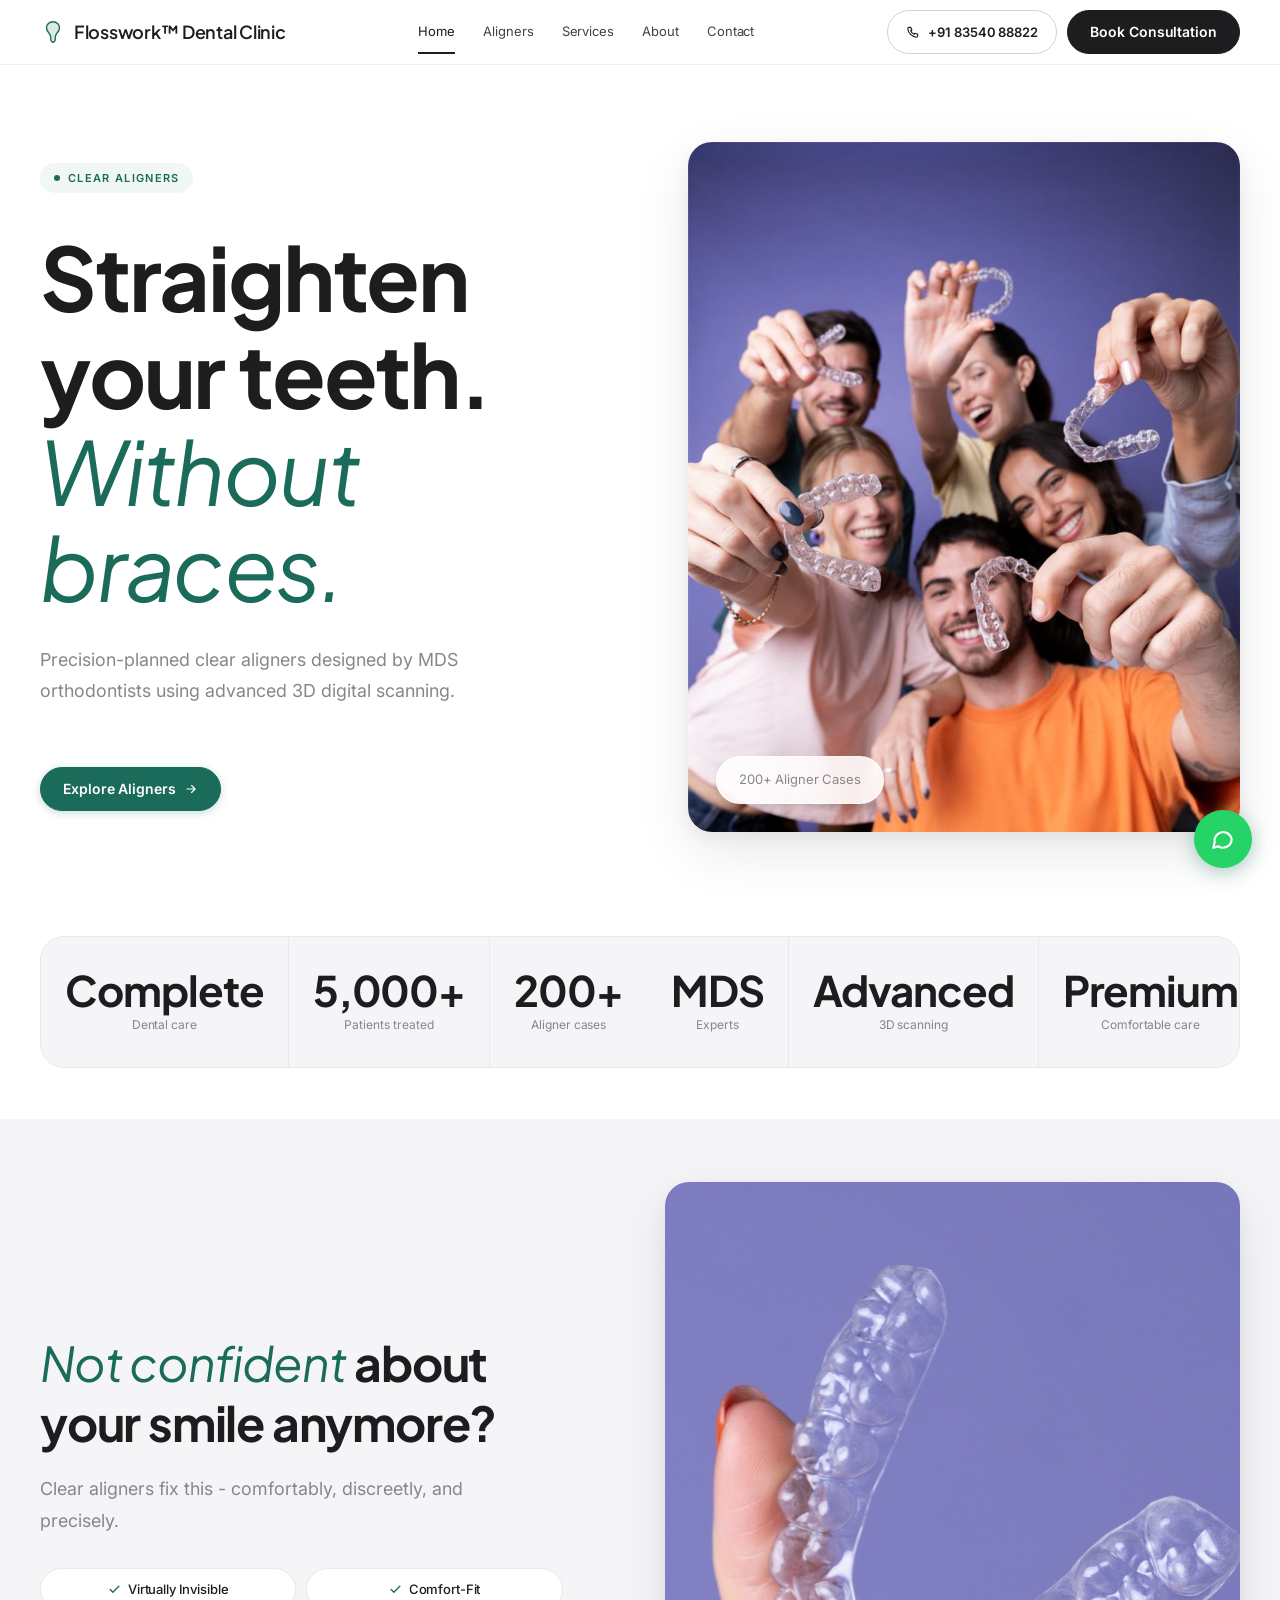
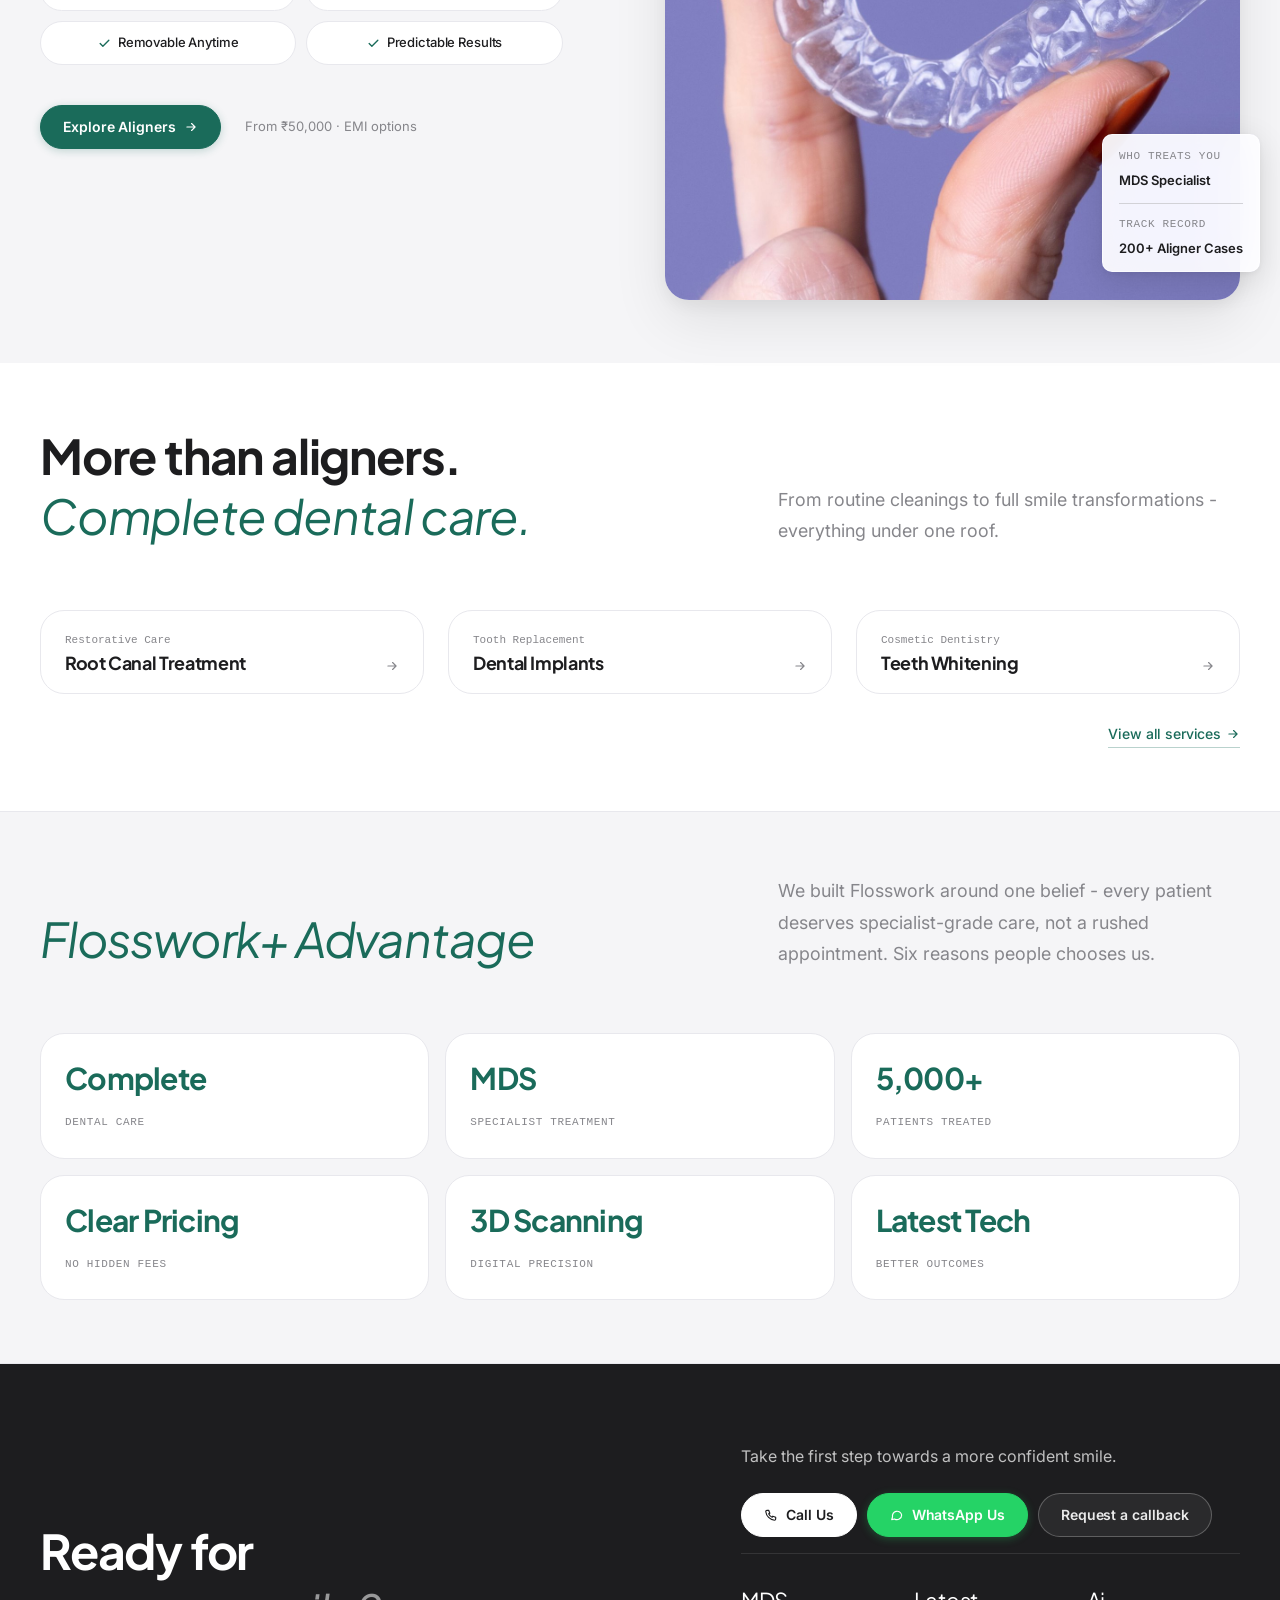
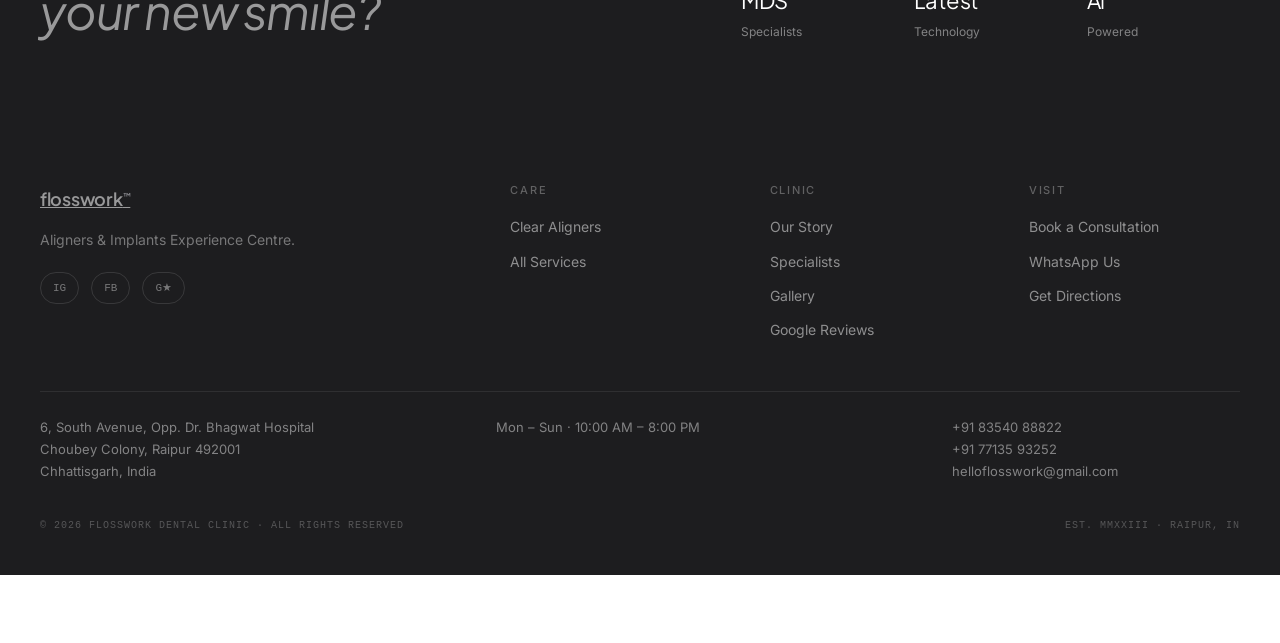
<file: index.html>
<!doctype html>
<html lang="en">
<head>
  <meta charset="utf-8">
  <meta name="viewport" content="width=device-width, initial-scale=1">
  <meta http-equiv="X-UA-Compatible" content="IE=edge">

  <!-- ── SEO META ── -->
  <title>Flosswork Dental Clinic Raipur — Invisalign, Clear Aligners & MDS Specialists</title>
  <meta name="description" content="Raipur's certified Invisalign & Toothsi provider. MDS specialists, 3D digital scanning, 5,000+ patients. Clear aligners from ₹50,000 with no-cost EMI. Book a scan today.">
  <meta name="robots" content="index, follow">
  <link rel="canonical" href="https://www.flossworkdental.in/">

  <!-- ── OPEN GRAPH ── -->
  <meta property="og:type"        content="website">
  <meta property="og:url"         content="https://www.flossworkdental.in/">
  <meta property="og:title"       content="Flosswork Dental Clinic — Aligners & Implants, Raipur">
  <meta property="og:description" content="Certified Invisalign & Toothsi provider in Raipur. MDS specialists, 3D scanning, 5,000+ patients treated. Consultation.">
  <meta property="og:image"       content="https://www.flossworkdental.in/images/og-homepage.jpg">
  <meta property="og:locale"      content="en_IN">
  <meta name="twitter:card"       content="summary_large_image">

  <!-- ── PRELOAD HERO IMAGE ── -->
  <link rel="preload" as="image" href="images/hero/hero-homepage.jpg">

  <!-- ── FONTS ── -->
  <link rel="preconnect" href="https://fonts.googleapis.com">
  <link rel="preconnect" href="https://fonts.gstatic.com" crossorigin>
  <link href="https://fonts.googleapis.com/css2?family=Inter:wght@400;500;600&family=Plus+Jakarta+Sans:ital,wght@0,400;0,500;0,600;1,400&display=swap" rel="stylesheet">

  <!-- ── CSS ── -->
  <link rel="stylesheet" href="css/base.css">
  <link rel="stylesheet" href="css/home.css">
  <link rel="stylesheet" href="css/apple.css">
  <link rel="stylesheet" href="css/mobile-cta.css">

  <!-- ── SCHEMA — LocalBusiness + Dentist ── -->
  <script type="application/ld+json">
  {
    "@context": "https://schema.org",
    "@type": ["Dentist","LocalBusiness"],
    "@id": "https://www.flossworkdental.in/#business",
    "name": "Flosswork Dental Clinic",
    "description": "Premium dental clinic in Raipur offering clear aligners, dental implants, smile design and specialist dentistry. Certified Invisalign and Toothsi provider.",
    "url": "https://www.flossworkdental.in",
    "logo": "https://www.flossworkdental.in/images/logos/flosswork-logo.png",
    "image": "https://www.flossworkdental.in/images/hero/hero-homepage.jpg",
    "telephone": "+918354088822",
    "email": "helloflosswork@gmail.com",
    "foundingDate": "2023",
    "address": {
      "@type": "PostalAddress",
      "streetAddress": "6, South Avenue, Opp. Dr. Bhagwat Hospital",
      "addressLocality": "Choubey Colony, Raipur",
      "addressRegion": "Chhattisgarh",
      "postalCode": "492001",
      "addressCountry": "IN"
    },
    "geo": {
      "@type": "GeoCoordinates",
      "latitude": "21.2514",
      "longitude": "81.6296"
    },
    "openingHoursSpecification": {
      "@type": "OpeningHoursSpecification",
      "dayOfWeek": ["Monday","Tuesday","Wednesday","Thursday","Friday","Saturday","Sunday"],
      "opens": "10:00",
      "closes": "20:00"
    },
    "aggregateRating": {
      "@type": "AggregateRating",
      "ratingValue": "4.9",
      "reviewCount": "63",
      "bestRating": "5"
    },
    "hasOfferCatalog": {
      "@type": "OfferCatalog",
      "name": "Dental Services",
      "itemListElement": [
        {"@type":"Offer","itemOffered":{"@type":"Service","name":"Clear Aligners","description":"Invisalign and Toothsi certified aligner treatment from ₹50,000"}},
        {"@type":"Offer","itemOffered":{"@type":"Service","name":"Dental Implants","description":"Surgical precision implants from ₹35,000"}},
        {"@type":"Offer","itemOffered":{"@type":"Service","name":"Smile Design","description":"Digital smile makeovers from ₹45,000"}}
      ]
    },
    "priceRange": "₹₹",
    "currenciesAccepted": "INR",
    "paymentAccepted": "Cash, Card, UPI, EMI",
    "sameAs": [
      "https://share.google/SbuT7Ec2s7Q5kgoFc"
    ]
  }
  </script>

  <!-- ── GTM HEAD SNIPPET (populated by tracking.js) ── -->
</head>
<body>

  <noscript>
    <div class="noscript-banner">
      For the best experience, please enable JavaScript. Or call us directly:
      <a href="tel:+918354088822">+91 83540 88822</a>
    </div>
  </noscript>

  <!-- NAV MOUNTS — filled immediately by layout.js below -->
  <header id="fw-header" role="banner"></header>
  <div id="nav-mobile" role="dialog" aria-modal="true" aria-label="Navigation menu"></div>

  <!-- Sync scripts: run right after nav mounts exist in DOM, before <main> renders -->
  <script src="js/content.js"></script>
  <script src="js/layout.js"></script>

  <main id="main-content">

    <!-- ============================================================
         § 1 — HERO
    ============================================================ -->
    <section class="section section--top home-hero" aria-labelledby="hero-h1">
      <div class="wrap">
        <div class="hero-split">

          <!-- LEFT — headline + CTA stack -->
          <div class="hero-split-text reveal">
            <div class="hero-eyebrow">
              <span class="hero-live-badge">
                <span class="hero-live-dot" aria-hidden="true"></span>
                Clear Aligners
              </span>
            </div>

            <h1 id="hero-h1" class="display">
              Straighten<br>your teeth.<br><em>Without braces.</em>
            </h1>

            <p class="lead">
              Precision-planned clear aligners designed by MDS orthodontists using advanced 3D digital scanning.
            </p>

            <div class="hero-ctas">
              <a href="aligners.html" class="btn btn--primary" data-track="book_click">
                Explore Aligners
                <svg width="14" height="14" viewBox="0 0 24 24" fill="none" stroke="currentColor" stroke-width="2" stroke-linecap="round" stroke-linejoin="round" aria-hidden="true"><path d="M5 12h14M13 6l6 6-6 6"/></svg>
              </a>
            </div>

          </div>

          <!-- RIGHT — hero image → links to aligners page -->
          <a href="aligners.html" class="hero-split-img reveal reveal-delay-1" data-track="hero_img_click" aria-label="Explore clear aligner plans at Flosswork Dental">
            <div class="hero-img-wrap">
              <img src="images/hero/hero-homepage.jpg" alt="Patient smiling after clear aligner treatment at Flosswork Dental Clinic Raipur" width="735" height="1103" style="width:100%;aspect-ratio:4/5;object-fit:cover;object-position:top;display:block" fetchpriority="high">
              <div class="hero-float" aria-label="Aligner track record">
                <span>200+ Aligner Cases</span>
              </div>
            </div>
          </a>

        </div>
      </div>
    </section>

    <!-- ============================================================
         § 2 — TRUST STRIP
    ============================================================ -->

    <div class="stats-outer">
      <div class="wrap">
        <div class="stats-strip reveal" role="list" aria-label="Clinic statistics">
           <div class="stat-item" role="listitem">
            <span class="stat-value">Complete</span>
            <span class="stat-label">Dental care</span>
          </div>
          <div class="stat-item" role="listitem">
            <span class="stat-value">5,000+</span>
            <span class="stat-label">Patients treated</span>
          </div>
          
           <div class="stat-item" role="listitem">
            <span class="stat-value">200+</span>
            <span class="stat-label">Aligner cases</span>
          </div>

          <div class="stat-item" role="listitem">
            <span class="stat-value">MDS</span>
            <span class="stat-label">Experts</span>
          </div>
          <div class="stat-item" role="listitem">
            <span class="stat-value">Advanced</span>
            <span class="stat-label">3D scanning</span>
          </div>
           <div class="stat-item" role="listitem">
            <span class="stat-value">Premium</span>
            <span class="stat-label">Comfortable care</span>
          </div>
        </div>
      </div>
    </div>

    <!-- ============================================================
         § 3 — ALIGNER SPOTLIGHT
    ============================================================ -->
    <section class="section section--top section--paper" id="aligners" aria-labelledby="spotlight-h2">
      <div class="wrap">
        <div class="spotlight-grid">
          <div class="reveal">
            <h2 id="spotlight-h2" class="h2"><em>Not confident</em> about<br>your smile anymore?</h2>
            <p class="lead" style="margin-top:20px">Clear aligners fix this - comfortably, discreetly, and precisely.</p>
            <div class="feature-pills feature-pills--grid" role="list" aria-label="Key aligner benefits">
              <span class="feature-pill" role="listitem"><svg width="13" height="13" viewBox="0 0 24 24" fill="none" stroke="currentColor" stroke-width="2.5" stroke-linecap="round" stroke-linejoin="round" aria-hidden="true"><polyline points="20 6 9 17 4 12"/></svg>Virtually Invisible</span>
              <span class="feature-pill" role="listitem"><svg width="13" height="13" viewBox="0 0 24 24" fill="none" stroke="currentColor" stroke-width="2.5" stroke-linecap="round" stroke-linejoin="round" aria-hidden="true"><polyline points="20 6 9 17 4 12"/></svg>Comfort-Fit</span>
              <span class="feature-pill" role="listitem"><svg width="13" height="13" viewBox="0 0 24 24" fill="none" stroke="currentColor" stroke-width="2.5" stroke-linecap="round" stroke-linejoin="round" aria-hidden="true"><polyline points="20 6 9 17 4 12"/></svg>Removable Anytime</span>
              <span class="feature-pill" role="listitem"><svg width="13" height="13" viewBox="0 0 24 24" fill="none" stroke="currentColor" stroke-width="2.5" stroke-linecap="round" stroke-linejoin="round" aria-hidden="true"><polyline points="20 6 9 17 4 12"/></svg>Predictable Results</span>
            </div>
            <div class="spotlight-ctas">
              <a href="aligners.html" class="btn btn--primary" data-track="book_click">Explore Aligners <svg width="14" height="14" viewBox="0 0 24 24" fill="none" stroke="currentColor" stroke-width="2" stroke-linecap="round" stroke-linejoin="round" aria-hidden="true"><path d="M5 12h14M13 6l6 6-6 6"/></svg></a>
              <span class="cta-note">From ₹50,000 · EMI options</span>
            </div>
          </div>
          <a href="aligners.html" class="spotlight-visual reveal reveal-delay-1" data-track="spotlight_img_click" aria-label="Explore clear aligner plans at Flosswork Dental">
            <div class="spotlight-visual-img-wrap">
              <img src="images/hero/aligner-tray.jpg" alt="Clear aligner tray at Flosswork Dental Clinic Raipur" width="1080" height="1080" style="width:100%;aspect-ratio:4/5;object-fit:cover;object-position:center;display:block" loading="lazy">
              <div class="spotlight-img-cue" aria-hidden="true">
                <svg width="16" height="16" viewBox="0 0 24 24" fill="none" stroke="currentColor" stroke-width="2" stroke-linecap="round" stroke-linejoin="round"><path d="M5 12h14M13 6l6 6-6 6"/></svg>
                View aligners
              </div>
            </div>
            <div class="spotlight-float">
              <span class="mono">Who treats you</span>
              <strong>MDS Specialist</strong>
              <div class="spotlight-float-divider"></div>
              <span class="mono">Track record</span>
              <strong>200+ Aligner Cases</strong>
            </div>
          </a>
        </div>
      </div>
    </section>

    <!-- ============================================================
         § 4 — SERVICES LIST
    ============================================================ -->
    <section class="section section--top" id="services" aria-labelledby="services-h2">
      <div class="wrap">
        <div class="section-header reveal">
          <div>
            <h2 id="services-h2" class="h2">More than aligners.<br><em>Complete dental care.</em></h2>
          </div>
          <p class="lead">From routine cleanings to full smile transformations - everything under one roof.</p>
        </div>

        <div class="svc-card-grid">
          <a href="services.html" class="svc-card reveal reveal-delay-1">
            <div class="svc-card-img placeholder" style="aspect-ratio:16/10"></div>
            <div class="svc-card-body">
              <span class="svc-card-eyebrow">Restorative Care</span>
              <h3 class="svc-card-name">Root Canal Treatment</h3>
              <p class="svc-card-desc">Pain-free treatment using rotary endodontic technology.</p>
              <div class="svc-card-footer">
                <span class="svc-card-arrow">
                  <svg width="14" height="14" viewBox="0 0 24 24" fill="none" stroke="currentColor" stroke-width="2" stroke-linecap="round" stroke-linejoin="round" aria-hidden="true"><path d="M5 12h14M13 6l6 6-6 6"/></svg>
                </span>
              </div>
            </div>
          </a>
          <a href="services.html" class="svc-card reveal reveal-delay-2">
            <div class="svc-card-img placeholder" style="aspect-ratio:16/10"></div>
            <div class="svc-card-body">
              <span class="svc-card-eyebrow">Tooth Replacement</span>
              <h3 class="svc-card-name">Dental Implants</h3>
              <p class="svc-card-desc">Long-lasting tooth replacements placed with surgical precision.</p>
              <div class="svc-card-footer">
                <span class="svc-card-arrow">
                  <svg width="14" height="14" viewBox="0 0 24 24" fill="none" stroke="currentColor" stroke-width="2" stroke-linecap="round" stroke-linejoin="round" aria-hidden="true"><path d="M5 12h14M13 6l6 6-6 6"/></svg>
                </span>
              </div>
            </div>
          </a>
          <a href="services.html" class="svc-card reveal reveal-delay-3">
            <div class="svc-card-img placeholder" style="aspect-ratio:16/10"></div>
            <div class="svc-card-body">
              <span class="svc-card-eyebrow">Cosmetic Dentistry</span>
              <h3 class="svc-card-name">Teeth Whitening</h3>
              <p class="svc-card-desc">Professional whitening for a noticeably brighter smile in one session.</p>
              <div class="svc-card-footer">
                <span class="svc-card-arrow">
                  <svg width="14" height="14" viewBox="0 0 24 24" fill="none" stroke="currentColor" stroke-width="2" stroke-linecap="round" stroke-linejoin="round" aria-hidden="true"><path d="M5 12h14M13 6l6 6-6 6"/></svg>
                </span>
              </div>
            </div>
          </a>
        </div>

        <div class="section-footer">
          <a href="services.html" class="link">
            View all services
            <svg width="14" height="14" viewBox="0 0 24 24" fill="none" stroke="currentColor" stroke-width="2" stroke-linecap="round" stroke-linejoin="round" aria-hidden="true"><path d="M5 12h14M13 6l6 6-6 6"/></svg>
          </a>
        </div>
      </div>
    </section>

    <!-- ============================================================
         § 5 — FLOSSWORK+ ADVANTAGE
    ============================================================ -->
    <section class="section section--paper" id="advantage" aria-labelledby="advantage-h2">
      <div class="wrap">
        <div class="section-header reveal">
          <div>
            <h2 id="advantage-h2" class="h2"><em>Flosswork+ Advantage</em></h2>
          </div>
          <p class="lead">We built Flosswork around one belief - every patient deserves specialist-grade care, not a rushed appointment. Six reasons people chooses us.</p>
        </div>

        <div class="advantage-grid">

          <div class="advantage-card reveal reveal-delay-1">
            <div class="advantage-icon" aria-hidden="true">
              <!-- Grid / complete care -->
              <svg width="20" height="20" viewBox="0 0 24 24" fill="none" stroke="currentColor" stroke-width="1.8" stroke-linecap="round" stroke-linejoin="round"><rect x="3" y="3" width="7" height="7" rx="1"/><rect x="14" y="3" width="7" height="7" rx="1"/><rect x="14" y="14" width="7" height="7" rx="1"/><rect x="3" y="14" width="7" height="7" rx="1"/></svg>
            </div>
            <span class="advantage-stat">Complete</span>
            <h3 class="advantage-title">Dental Care</h3>
            <p class="advantage-desc">Expert-led treatments for every dental need — all under one roof.</p>
          </div>

          <div class="advantage-card reveal reveal-delay-2">
            <div class="advantage-icon" aria-hidden="true">
              <!-- Award / specialist -->
              <svg width="20" height="20" viewBox="0 0 24 24" fill="none" stroke="currentColor" stroke-width="1.8" stroke-linecap="round" stroke-linejoin="round"><circle cx="12" cy="8" r="6"/><path d="M15.477 12.89L17 22l-5-3-5 3 1.523-9.11"/></svg>
            </div>
            <span class="advantage-stat">MDS</span>
            <h3 class="advantage-title">Specialist Treatment</h3>
            <p class="advantage-desc">Every case is handled by a qualified team of expert doctors.</p>
          </div>

          <div class="advantage-card reveal reveal-delay-3">
            <div class="advantage-icon" aria-hidden="true">
              <!-- Users / patients -->
              <svg width="20" height="20" viewBox="0 0 24 24" fill="none" stroke="currentColor" stroke-width="1.8" stroke-linecap="round" stroke-linejoin="round"><path d="M17 21v-2a4 4 0 0 0-4-4H5a4 4 0 0 0-4 4v2"/><circle cx="9" cy="7" r="4"/><path d="M23 21v-2a4 4 0 0 0-3-3.87M16 3.13a4 4 0 0 1 0 7.75"/></svg>
            </div>
            <span class="advantage-stat">5,000+</span>
            <h3 class="advantage-title">Patients Treated</h3>
            <p class="advantage-desc">Results you can trust with consistent, predictable outcomes.</p>
          </div>

          <div class="advantage-card reveal reveal-delay-4">
            <div class="advantage-icon" aria-hidden="true">
              <!-- Shield-check / clear pricing -->
              <svg width="20" height="20" viewBox="0 0 24 24" fill="none" stroke="currentColor" stroke-width="1.8" stroke-linecap="round" stroke-linejoin="round"><path d="M12 22s8-4 8-10V5l-8-3-8 3v7c0 6 8 10 8 10z"/><polyline points="9 12 11 14 15 10"/></svg>
            </div>
            <span class="advantage-stat">Clear Pricing</span>
            <h3 class="advantage-title">No Hidden Fees</h3>
            <p class="advantage-desc">Know your full cost upfront. No hidden fees. EMI options available.</p>
          </div>

          <div class="advantage-card reveal reveal-delay-5">
            <div class="advantage-icon" aria-hidden="true">
              <!-- Scan corners / intraoral scanner -->
              <svg width="20" height="20" viewBox="0 0 24 24" fill="none" stroke="currentColor" stroke-width="1.8" stroke-linecap="round" stroke-linejoin="round"><polyline points="23 7 23 1 17 1"/><line x1="16" y1="8" x2="23" y2="1"/><polyline points="1 17 1 23 7 23"/><line x1="8" y1="16" x2="1" y2="23"/><polyline points="23 17 23 23 17 23"/><line x1="16" y1="16" x2="23" y2="23"/><polyline points="1 7 1 1 7 1"/><line x1="8" y1="8" x2="1" y2="1"/></svg>
            </div>
            <span class="advantage-stat">3D Scanning</span>
            <h3 class="advantage-title">Digital Precision</h3>
            <p class="advantage-desc">Advanced 3D digital scans replace messy molds for accurate, comfortable planning.</p>
          </div>

          <div class="advantage-card reveal reveal-delay-6">
            <div class="advantage-icon" aria-hidden="true">
              <!-- Zap / latest tech -->
              <svg width="20" height="20" viewBox="0 0 24 24" fill="none" stroke="currentColor" stroke-width="1.8" stroke-linecap="round" stroke-linejoin="round"><polygon points="13 2 3 14 12 14 11 22 21 10 12 10 13 2"/></svg>
            </div>
            <span class="advantage-stat">Latest Tech</span>
            <h3 class="advantage-title">Better Outcomes</h3>
            <p class="advantage-desc">Trusted systems used by top clinics worldwide — for better outcomes every time.</p>
          </div>

        </div>
      </div>
    </section>

    <!-- ============================================================
         § 7 — FINAL CTA
    ============================================================ -->
    <!-- CTA MOUNT — layout.js injects the standard CTA here -->
    <div id="fw-cta-mount"></div>

  </main>

  <!-- ── FOOTER — injected by components.js ── -->
  <div id="fw-footer">
    <!-- Noscript NAP fallback — critical for SEO when JS blocked -->
    <noscript>
      <footer style="background:#f9f8f6;border-top:1px solid #e0e6e6;padding:40px 20px;font-size:13px;color:#3d4a4a">
        <strong>Flosswork Dental Clinic</strong><br>
        6, South Avenue, Opp. Dr. Bhagwat Hospital, Choubey Colony, Raipur, Chhattisgarh 492001<br>
        Phone: <a href="tel:+918354088822">+91 83540 88822</a> |
        Email: helloflosswork@gmail.com |
        Hours: Mon–Sun 8:00 AM – 8:00 PM
      </footer>
    </noscript>
  </div>

  <!-- Deferred behaviour scripts -->
  <script defer src="js/mobile-cta.js"></script>
  <script defer src="js/components.js"></script>
  <script defer src="js/home.js"></script>
  <script defer src="js/floats.js"></script>
  <script defer src="js/slider.js"></script>
  <script defer src="js/tracking.js"></script>

</body>
</html>
</file>
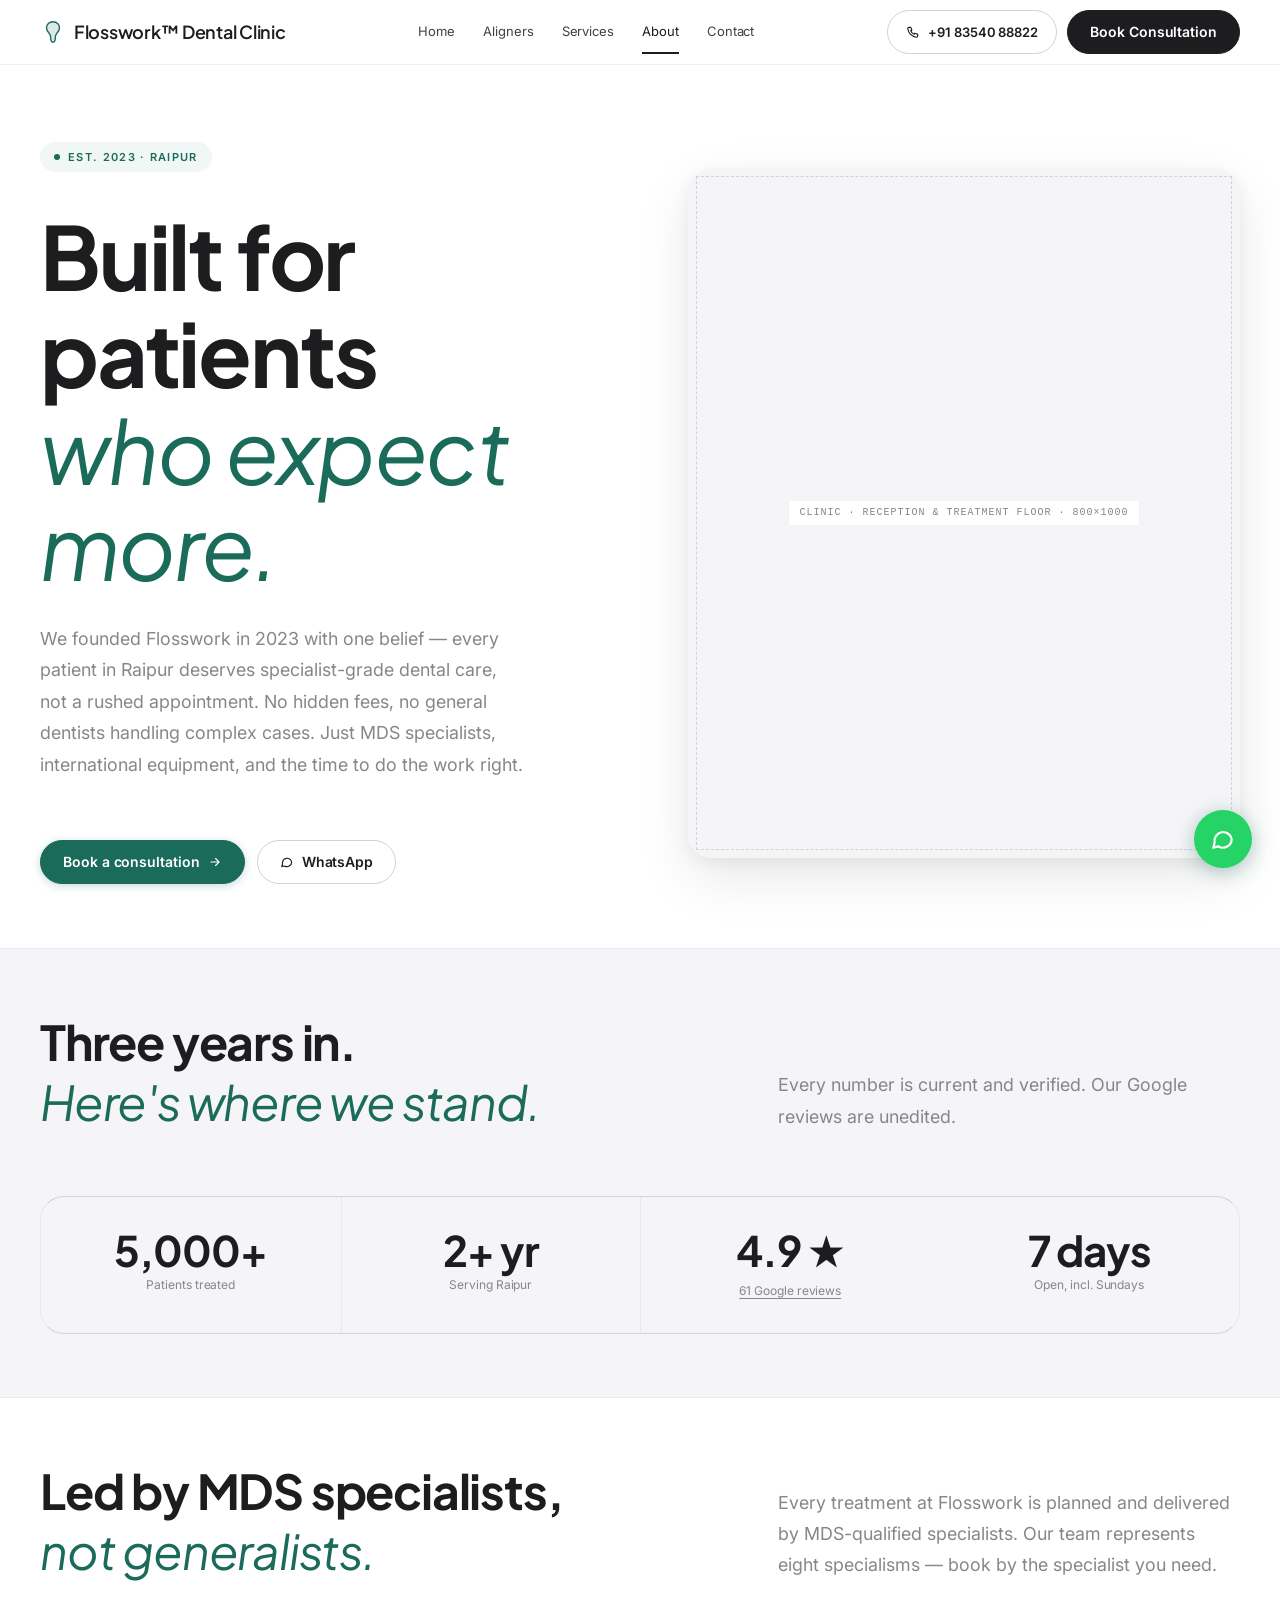
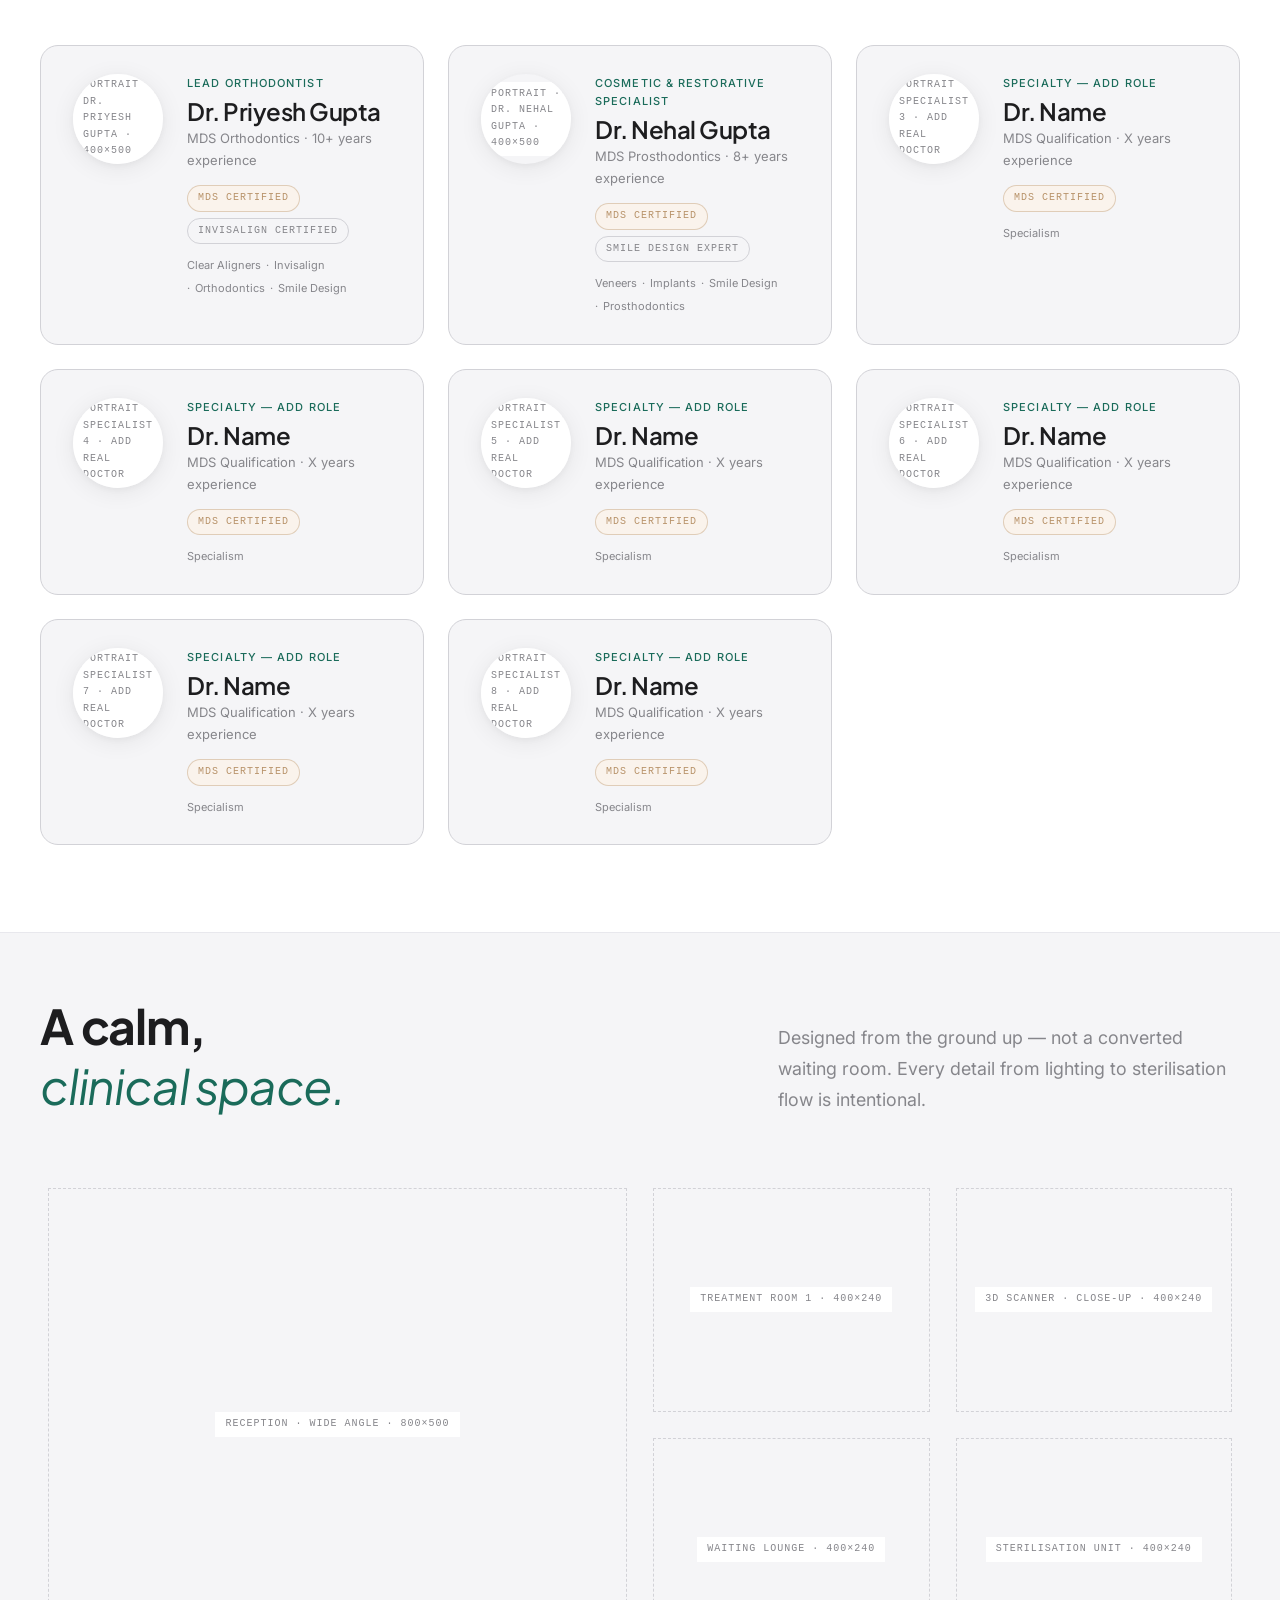
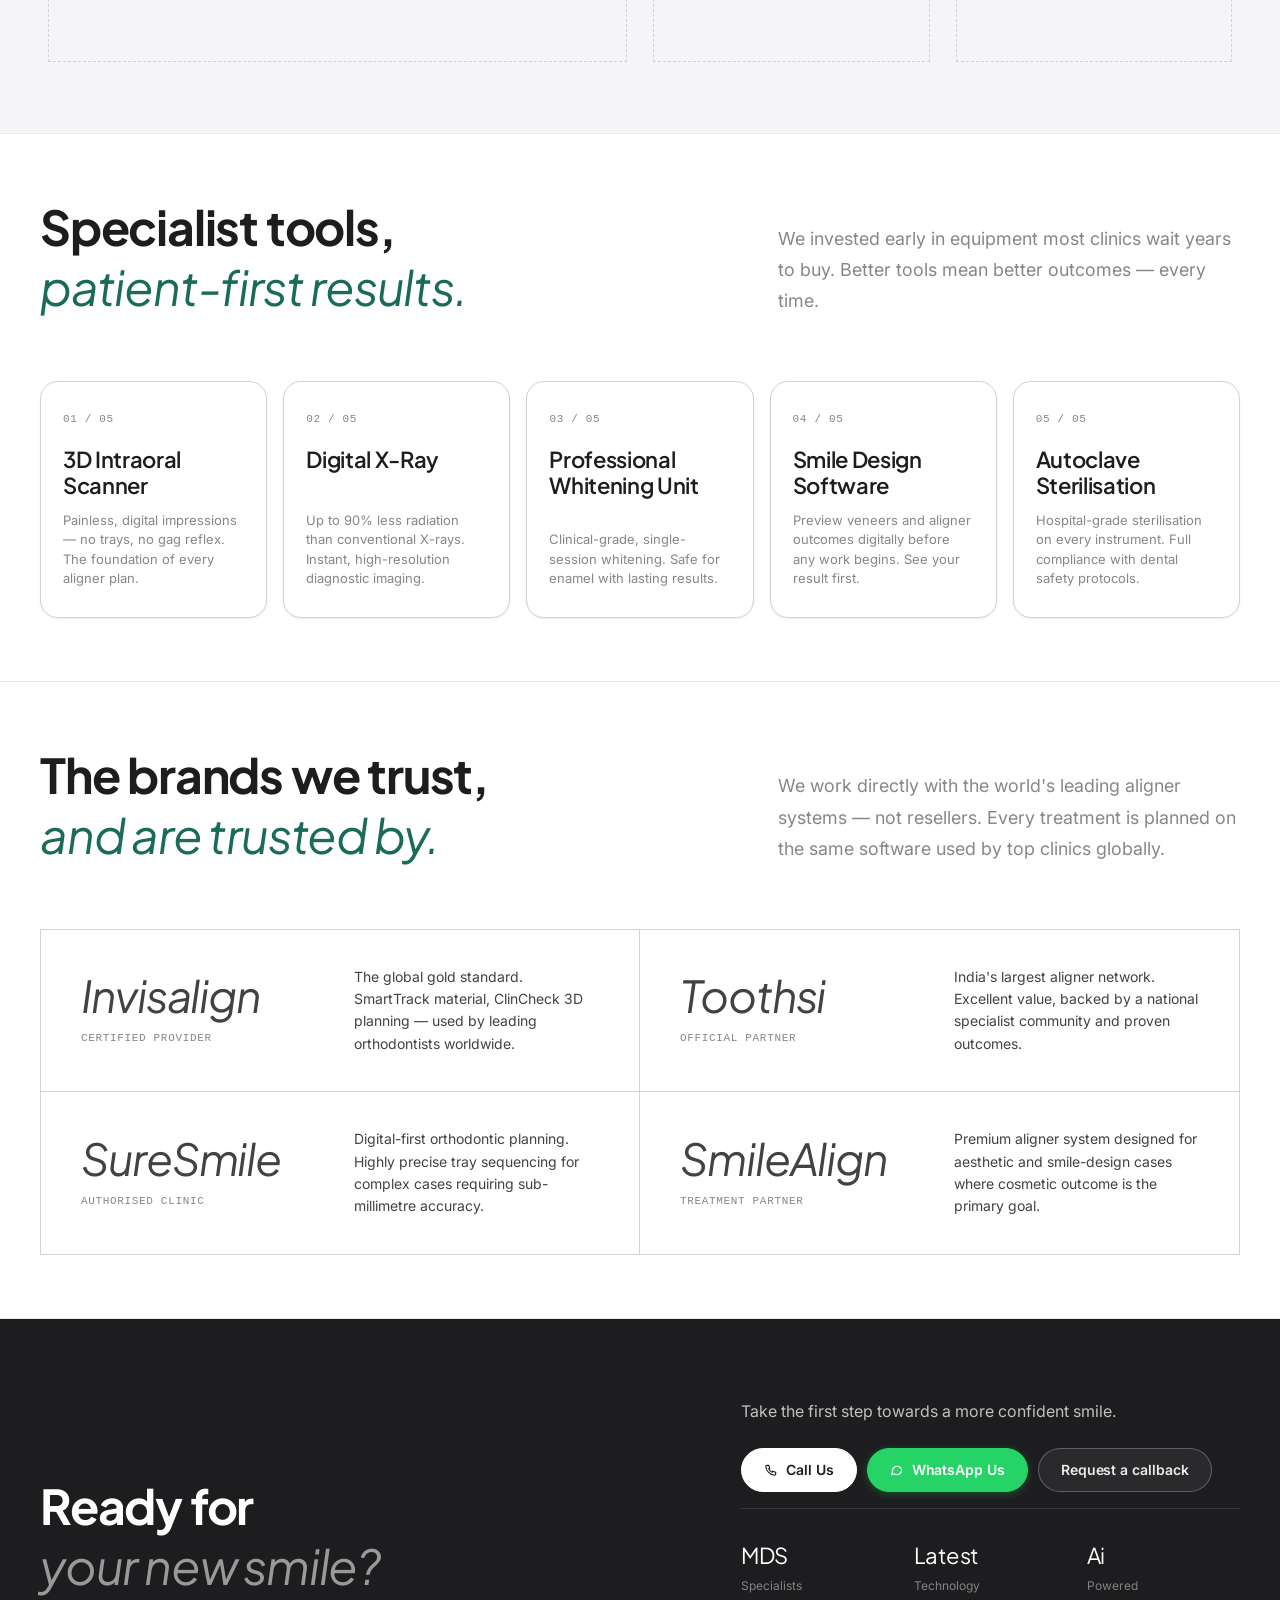
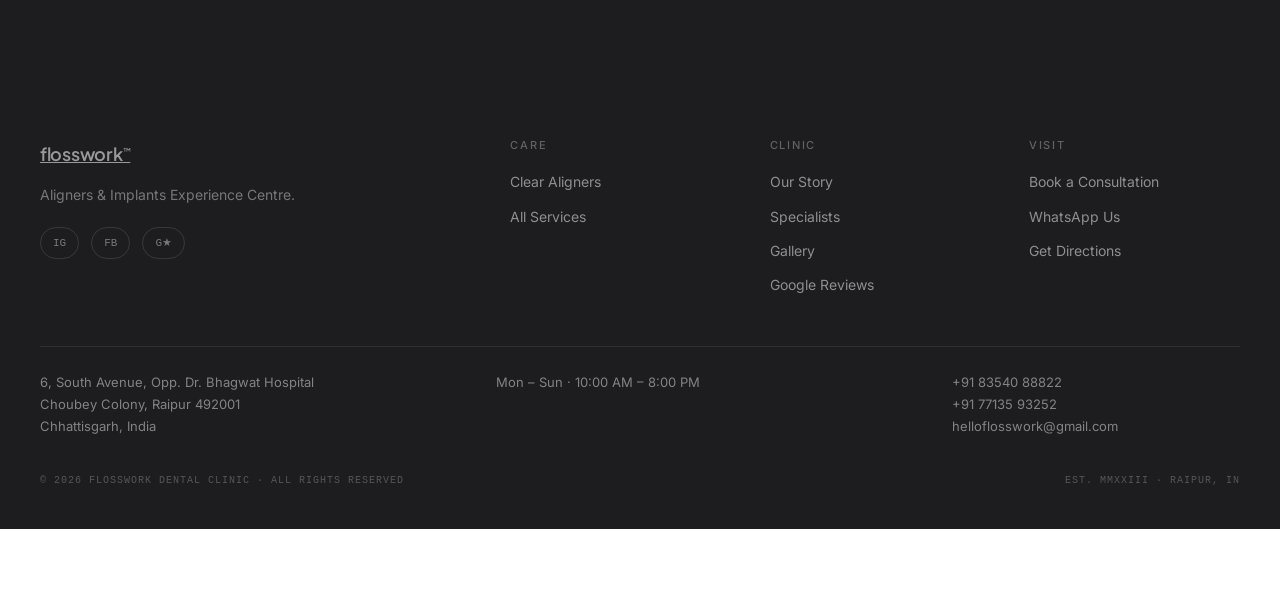
<file: about.html>
<!doctype html>
<html lang="en">
<head>
  <meta charset="utf-8">
  <meta name="viewport" content="width=device-width, initial-scale=1">
  <title>About Flosswork — MDS Specialists in Raipur | Flosswork Dental Clinic</title>
  <meta name="description" content="Meet the team behind Flosswork Dental Clinic Raipur. 8 MDS specialists, 5,000+ patients, certified Invisalign & Toothsi partner. Our story, our team, our clinic.">
  <meta name="robots" content="index, follow">
  <link rel="canonical" href="https://www.flossworkdental.com/about.html">
  <meta property="og:type" content="website">
  <meta property="og:url" content="https://www.flossworkdental.com/about.html">
  <meta property="og:title" content="About Flosswork Dental — MDS Specialists, Raipur">
  <meta property="og:description" content="8 MDS specialists, 5,000+ patients treated, certified Invisalign & Toothsi partner. Premium dental care in Raipur since 2023.">
  <meta property="og:image" content="https://www.flossworkdental.com/images/og-about.jpg">
  <link rel="preconnect" href="https://fonts.googleapis.com">
  <link rel="preconnect" href="https://fonts.gstatic.com" crossorigin>
  <link href="https://fonts.googleapis.com/css2?family=Inter:wght@400;500;600&family=Plus+Jakarta+Sans:ital,wght@0,400;0,500;0,600;1,400&display=swap" rel="stylesheet">
  <link rel="stylesheet" href="css/base.css">
  <link rel="stylesheet" href="css/home.css">
  <link rel="stylesheet" href="css/apple.css">
  <link rel="stylesheet" href="css/mobile-cta.css">
</head>
<body>

<noscript><div class="noscript-banner">Please enable JavaScript. Or call <a href="tel:+918354088822">+91 83540 88822</a></div></noscript>

<!-- NAV MOUNTS — filled immediately by layout.js below -->
<header id="fw-header" role="banner"></header>
<div id="nav-mobile" role="dialog" aria-modal="true" aria-label="Navigation menu"></div>

<!-- Sync: inject nav before <main> renders -->
<script src="js/content.js"></script>
<script src="js/layout.js"></script>

<main id="main-content">

    <!-- ============================================================
         § 1 — HERO / STORY
    ============================================================ -->
  <section class="section section--top home-hero" aria-labelledby="about-h1">
    <div class="wrap">
      <div class="hero-split">

        <div class="hero-split-text reveal">
          <div class="hero-eyebrow">
            <span class="hero-live-badge">
              <span class="hero-live-dot" aria-hidden="true"></span>
              Est. 2023 · Raipur
            </span>
          </div>

          <h1 id="about-h1" class="display">Built for patients<br><em>who expect more.</em></h1>

          <p class="lead">We founded Flosswork in 2023 with one belief — every patient in Raipur deserves specialist-grade dental care, not a rushed appointment. No hidden fees, no general dentists handling complex cases. Just MDS specialists, international equipment, and the time to do the work right.</p>

          <div class="hero-ctas">
            <a href="contact.html" class="btn btn--primary" data-track="book_click">Book a consultation <svg width="14" height="14" viewBox="0 0 24 24" fill="none" stroke="currentColor" stroke-width="2" stroke-linecap="round" stroke-linejoin="round" aria-hidden="true"><path d="M5 12h14M13 6l6 6-6 6"/></svg></a>
            <a href="https://wa.me/918354088822?text=Hi%2C+I%27d+like+to+know+more+about+Flosswork+Dental+Clinic." class="btn btn--ghost" target="_blank" rel="noopener noreferrer" data-track="wa_click"><svg width="14" height="14" viewBox="0 0 24 24" fill="none" stroke="currentColor" stroke-width="2" stroke-linecap="round" stroke-linejoin="round" aria-hidden="true"><path d="M20 12a8 8 0 01-12.2 6.8L3 20l1.3-4.7A8 8 0 1120 12z"/></svg>WhatsApp</a>
          </div>
        </div>

        <div class="hero-split-img reveal reveal-delay-1">
          <div class="hero-img-wrap">
            <!-- REPLACE: <img src="images/hero/clinic-wide.jpg" alt="Flosswork Dental Clinic reception and treatment floor, Choubey Colony Raipur" style="width:100%;aspect-ratio:4/5;object-fit:cover" loading="eager"> -->
            <div class="placeholder" style="aspect-ratio:4/5"><span>Clinic · reception &amp; treatment floor · 800×1000</span></div>
          </div>
        </div>

      </div>
    </div>
  </section>


    <!-- ============================================================
         § 1B — BY THE NUMBERS
    ============================================================ -->
  <section class="section section--paper" aria-labelledby="numbers-h2">
    <div class="wrap">
      <div class="section-header">
        <div>
          <h2 id="numbers-h2" class="h2">Three years in.<br><em>Here's where we stand.</em></h2>
        </div>
        <p class="lead">Every number is current and verified. Our Google reviews are unedited.</p>
      </div>

      <div style="display:grid;grid-template-columns:repeat(4,1fr);border-top:1px solid var(--line);border-bottom:1px solid var(--line)" class="stats-strip">
        <div class="stat-item">
          <span class="stat-value">5,000+</span>
          <span class="stat-label">Patients treated</span>
        </div>
        <div class="stat-item">
          <span class="stat-value">2+ yr</span>
          <span class="stat-label">Serving Raipur</span>
        </div>
        <div class="stat-item">
          <a href="https://share.google/SbuT7Ec2s7Q5kgoFc" target="_blank" rel="noopener noreferrer" style="display:flex;flex-direction:column;gap:6px;text-decoration:none;color:inherit">
            <span class="stat-value">4.9 ★</span>
            <span class="stat-label" style="text-decoration:underline;text-underline-offset:3px">61 Google reviews</span>
          </a>
        </div>
        <div class="stat-item">
          <span class="stat-value">7 days</span>
          <span class="stat-label">Open, incl. Sundays</span>
        </div>
      </div>
    </div>
  </section>


    <!-- ============================================================
         § 2 — DOCTORS
    ============================================================ -->
  <section class="section" id="doctors" aria-labelledby="doctors-h2" style="scroll-margin-top:var(--nav-h)">
    <div class="wrap">
      <div class="section-header">
        <div>
          <h2 id="doctors-h2" class="h2">Led by MDS specialists,<br><em>not generalists.</em></h2>
        </div>
        <p class="lead">Every treatment at Flosswork is planned and delivered by MDS-qualified specialists. Our team represents eight specialisms — book by the specialist you need.</p>
      </div>

      <div class="doctors-grid">

        <!-- Dr. Priyesh -->
        <article class="doctor-card">
          <!-- REPLACE: <img src="images/doctors/dr-priyesh.jpg" alt="Dr. Priyesh Gupta, MDS Orthodontist, Lead Specialist at Flosswork Dental Raipur" class="doctor-img" loading="lazy" width="400" height="500"> -->
          <div class="placeholder doctor-img"><span>Portrait · Dr. Priyesh Gupta · 400×500</span></div>
          <div class="doctor-body">
            <p class="doctor-role">Lead Orthodontist</p>
            <h3 class="doctor-name">Dr. Priyesh Gupta</h3>
            <p class="doctor-qual">MDS Orthodontics · 10+ years experience</p>
            <div class="doctor-badges" aria-label="Qualifications and certifications">
              <span class="badge badge--gold">MDS Certified</span>
              <span class="badge">Invisalign Certified</span>
            </div>
            <div class="doctor-tags" aria-label="Specialisms">
              <span class="doctor-tag">Clear Aligners</span>
              <span class="doctor-tag">Invisalign</span>
              <span class="doctor-tag">Orthodontics</span>
              <span class="doctor-tag">Smile Design</span>
            </div>
          </div>
        </article>

        <!-- Dr. Nehal -->
        <article class="doctor-card">
          <!-- REPLACE: <img src="images/doctors/dr-nehal.jpg" alt="Dr. Nehal Gupta, MDS Prosthodontist, Cosmetic Specialist at Flosswork Dental Raipur" class="doctor-img" loading="lazy" width="400" height="500"> -->
          <div class="placeholder doctor-img"><span>Portrait · Dr. Nehal Gupta · 400×500</span></div>
          <div class="doctor-body">
            <p class="doctor-role">Cosmetic &amp; Restorative Specialist</p>
            <h3 class="doctor-name">Dr. Nehal Gupta</h3>
            <p class="doctor-qual">MDS Prosthodontics · 8+ years experience</p>
            <div class="doctor-badges" aria-label="Qualifications and certifications">
              <span class="badge badge--gold">MDS Certified</span>
              <span class="badge">Smile Design Expert</span>
            </div>
            <div class="doctor-tags" aria-label="Specialisms">
              <span class="doctor-tag">Veneers</span>
              <span class="doctor-tag">Implants</span>
              <span class="doctor-tag">Smile Design</span>
              <span class="doctor-tag">Prosthodontics</span>
            </div>
          </div>
        </article>

        <!-- Placeholder doctor cards — add real doctors as team grows -->
        <!-- Pattern: copy article.doctor-card block, update name/role/qual/badges/tags/wa_msg -->
        <!-- PLACEHOLDER CARD 3 -->
        <article class="doctor-card">
          <div class="placeholder doctor-img"><span>Portrait · Specialist 3 · Add real doctor</span></div>
          <div class="doctor-body">
            <p class="doctor-role">Specialty — add role</p>
            <h3 class="doctor-name">Dr. Name</h3>
            <p class="doctor-qual">MDS Qualification · X years experience</p>
            <div class="doctor-badges" aria-label="Qualifications and certifications">
              <span class="badge badge--gold">MDS Certified</span>
            </div>
            <div class="doctor-tags" aria-label="Specialisms">
              <span class="doctor-tag">Specialism</span>
            </div>
          </div>
        </article>

        <!-- PLACEHOLDER CARD 4 -->
        <article class="doctor-card">
          <div class="placeholder doctor-img"><span>Portrait · Specialist 4 · Add real doctor</span></div>
          <div class="doctor-body">
            <p class="doctor-role">Specialty — add role</p>
            <h3 class="doctor-name">Dr. Name</h3>
            <p class="doctor-qual">MDS Qualification · X years experience</p>
            <div class="doctor-badges" aria-label="Qualifications and certifications">
              <span class="badge badge--gold">MDS Certified</span>
            </div>
            <div class="doctor-tags" aria-label="Specialisms">
              <span class="doctor-tag">Specialism</span>
            </div>
          </div>
        </article>

        <!-- PLACEHOLDER CARD 5 -->
        <article class="doctor-card">
          <div class="placeholder doctor-img"><span>Portrait · Specialist 5 · Add real doctor</span></div>
          <div class="doctor-body">
            <p class="doctor-role">Specialty — add role</p>
            <h3 class="doctor-name">Dr. Name</h3>
            <p class="doctor-qual">MDS Qualification · X years experience</p>
            <div class="doctor-badges" aria-label="Qualifications and certifications">
              <span class="badge badge--gold">MDS Certified</span>
            </div>
            <div class="doctor-tags" aria-label="Specialisms">
              <span class="doctor-tag">Specialism</span>
            </div>
          </div>
        </article>

        <!-- PLACEHOLDER CARD 6 -->
        <article class="doctor-card">
          <div class="placeholder doctor-img"><span>Portrait · Specialist 6 · Add real doctor</span></div>
          <div class="doctor-body">
            <p class="doctor-role">Specialty — add role</p>
            <h3 class="doctor-name">Dr. Name</h3>
            <p class="doctor-qual">MDS Qualification · X years experience</p>
            <div class="doctor-badges" aria-label="Qualifications and certifications">
              <span class="badge badge--gold">MDS Certified</span>
            </div>
            <div class="doctor-tags" aria-label="Specialisms">
              <span class="doctor-tag">Specialism</span>
            </div>
          </div>
        </article>

        <!-- PLACEHOLDER CARD 7 -->
        <article class="doctor-card">
          <div class="placeholder doctor-img"><span>Portrait · Specialist 7 · Add real doctor</span></div>
          <div class="doctor-body">
            <p class="doctor-role">Specialty — add role</p>
            <h3 class="doctor-name">Dr. Name</h3>
            <p class="doctor-qual">MDS Qualification · X years experience</p>
            <div class="doctor-badges" aria-label="Qualifications and certifications">
              <span class="badge badge--gold">MDS Certified</span>
            </div>
            <div class="doctor-tags" aria-label="Specialisms">
              <span class="doctor-tag">Specialism</span>
            </div>
          </div>
        </article>

        <!-- PLACEHOLDER CARD 8 -->
        <article class="doctor-card">
          <div class="placeholder doctor-img"><span>Portrait · Specialist 8 · Add real doctor</span></div>
          <div class="doctor-body">
            <p class="doctor-role">Specialty — add role</p>
            <h3 class="doctor-name">Dr. Name</h3>
            <p class="doctor-qual">MDS Qualification · X years experience</p>
            <div class="doctor-badges" aria-label="Qualifications and certifications">
              <span class="badge badge--gold">MDS Certified</span>
            </div>
            <div class="doctor-tags" aria-label="Specialisms">
              <span class="doctor-tag">Specialism</span>
            </div>
          </div>
        </article>


      </div>
    </div>
  </section>


    <!-- ============================================================
         § 5 — CLINIC SHOWCASE
    ============================================================ -->
  <section class="section section--paper" id="gallery" aria-labelledby="showcase-h2" style="scroll-margin-top:var(--nav-h)">
    <div class="wrap">
      <div class="section-header">
        <div>
          <h2 id="showcase-h2" class="h2">A calm,<br><em>clinical space.</em></h2>
        </div>
        <p class="lead">Designed from the ground up — not a converted waiting room. Every detail from lighting to sterilisation flow is intentional.</p>
      </div>

      <!-- REPLACE placeholders with real <img> tags. Each needs alt text, loading="lazy", width, height -->
      <div class="showcase-grid">
        <div class="span2"><div class="placeholder" style="height:100%"><span>Reception · wide angle · 800×500</span></div></div>
        <div><div class="placeholder" style="height:100%"><span>Treatment room 1 · 400×240</span></div></div>
        <div><div class="placeholder" style="height:100%"><span>3D Scanner · close-up · 400×240</span></div></div>
        <div><div class="placeholder" style="height:100%"><span>Waiting lounge · 400×240</span></div></div>
        <div><div class="placeholder" style="height:100%"><span>Sterilisation unit · 400×240</span></div></div>
      </div>
    </div>
  </section>


    <!-- ============================================================
         § 6 — EQUIPMENT
    ============================================================ -->
  <section class="section" aria-labelledby="equip-h2">
    <div class="wrap">
      <div class="section-header">
        <div>
          <h2 id="equip-h2" class="h2">Specialist tools,<br><em>patient-first results.</em></h2>
        </div>
        <p class="lead">We invested early in equipment most clinics wait years to buy. Better tools mean better outcomes — every time.</p>
      </div>

      <div class="equipment-grid">
        <div class="equipment-card">
          <span class="equipment-idx mono">01 / 05</span>
          <h3 class="equipment-name">3D Intraoral Scanner</h3>
          <p class="equipment-desc">Painless, digital impressions — no trays, no gag reflex. The foundation of every aligner plan.</p>
        </div>
        <div class="equipment-card">
          <span class="equipment-idx mono">02 / 05</span>
          <h3 class="equipment-name">Digital X-Ray</h3>
          <p class="equipment-desc">Up to 90% less radiation than conventional X-rays. Instant, high-resolution diagnostic imaging.</p>
        </div>
        <div class="equipment-card">
          <span class="equipment-idx mono">03 / 05</span>
          <h3 class="equipment-name">Professional Whitening Unit</h3>
          <p class="equipment-desc">Clinical-grade, single-session whitening. Safe for enamel with lasting results.</p>
        </div>
        <div class="equipment-card">
          <span class="equipment-idx mono">04 / 05</span>
          <h3 class="equipment-name">Smile Design Software</h3>
          <p class="equipment-desc">Preview veneers and aligner outcomes digitally before any work begins. See your result first.</p>
        </div>
        <div class="equipment-card">
          <span class="equipment-idx mono">05 / 05</span>
          <h3 class="equipment-name">Autoclave Sterilisation</h3>
          <p class="equipment-desc">Hospital-grade sterilisation on every instrument. Full compliance with dental safety protocols.</p>
        </div>
      </div>
    </div>
  </section>


    <!-- ============================================================
         § 7 — PARTNER BRANDS
    ============================================================ -->
  <section class="section" id="partners" aria-labelledby="partners-h2">
    <div class="wrap">
      <div class="section-header">
        <div>
          <h2 id="partners-h2" class="h2">The brands we trust,<br><em>and are trusted by.</em></h2>
        </div>
        <p class="lead">We work directly with the world's leading aligner systems — not resellers. Every treatment is planned on the same software used by top clinics globally.</p>
      </div>

      <div style="display:grid;grid-template-columns:repeat(2,1fr);gap:0;border:1px solid var(--line)">
        <div style="padding:36px 40px;border-right:1px solid var(--line);border-bottom:1px solid var(--line);display:grid;grid-template-columns:1fr 1fr;gap:28px;align-items:center">
          <div>
            <span style="font-family:var(--serif);font-size:44px;letter-spacing:-.025em;font-style:italic;line-height:1;display:block">Invisalign</span>
            <span class="mono" style="display:block;margin-top:12px">Certified Provider</span>
          </div>
          <p style="font-size:14px;color:var(--ink-soft);line-height:1.6">The global gold standard. SmartTrack material, ClinCheck 3D planning — used by leading orthodontists worldwide.</p>
        </div>
        <div style="padding:36px 40px;border-bottom:1px solid var(--line);display:grid;grid-template-columns:1fr 1fr;gap:28px;align-items:center">
          <div>
            <span style="font-family:var(--serif);font-size:44px;letter-spacing:-.025em;font-style:italic;line-height:1;display:block">Toothsi</span>
            <span class="mono" style="display:block;margin-top:12px">Official Partner</span>
          </div>
          <p style="font-size:14px;color:var(--ink-soft);line-height:1.6">India's largest aligner network. Excellent value, backed by a national specialist community and proven outcomes.</p>
        </div>
        <div style="padding:36px 40px;border-right:1px solid var(--line);display:grid;grid-template-columns:1fr 1fr;gap:28px;align-items:center">
          <div>
            <span style="font-family:var(--serif);font-size:44px;letter-spacing:-.025em;font-style:italic;line-height:1;display:block">SureSmile</span>
            <span class="mono" style="display:block;margin-top:12px">Authorised Clinic</span>
          </div>
          <p style="font-size:14px;color:var(--ink-soft);line-height:1.6">Digital-first orthodontic planning. Highly precise tray sequencing for complex cases requiring sub-millimetre accuracy.</p>
        </div>
        <div style="padding:36px 40px;display:grid;grid-template-columns:1fr 1fr;gap:28px;align-items:center">
          <div>
            <span style="font-family:var(--serif);font-size:44px;letter-spacing:-.025em;font-style:italic;line-height:1;display:block">SmileAlign</span>
            <span class="mono" style="display:block;margin-top:12px">Treatment Partner</span>
          </div>
          <p style="font-size:14px;color:var(--ink-soft);line-height:1.6">Premium aligner system designed for aesthetic and smile-design cases where cosmetic outcome is the primary goal.</p>
        </div>
      </div>
    </div>
  </section>

  <!-- CTA MOUNT — layout.js injects the standard CTA here -->
  <div id="fw-cta-mount"></div>

</main>

<div id="fw-footer">
  <noscript><footer style="background:#f9f8f6;border-top:1px solid #e0e6e6;padding:40px 20px;font-size:13px;color:#3d4a4a"><strong>Flosswork Dental Clinic</strong><br>6, South Avenue, Opp. Dr. Bhagwat Hospital, Choubey Colony, Raipur 492001<br>Phone: <a href="tel:+918354088822">+91 83540 88822</a> | Hours: Mon–Sun 8:00 AM – 8:00 PM</footer></noscript>
</div>

<script defer src="js/mobile-cta.js"></script>
  <script defer src="js/components.js"></script>
<script defer src="js/home.js"></script>
<script defer src="js/floats.js"></script>
<script defer src="js/tracking.js"></script>
</body>
</html>
</file>
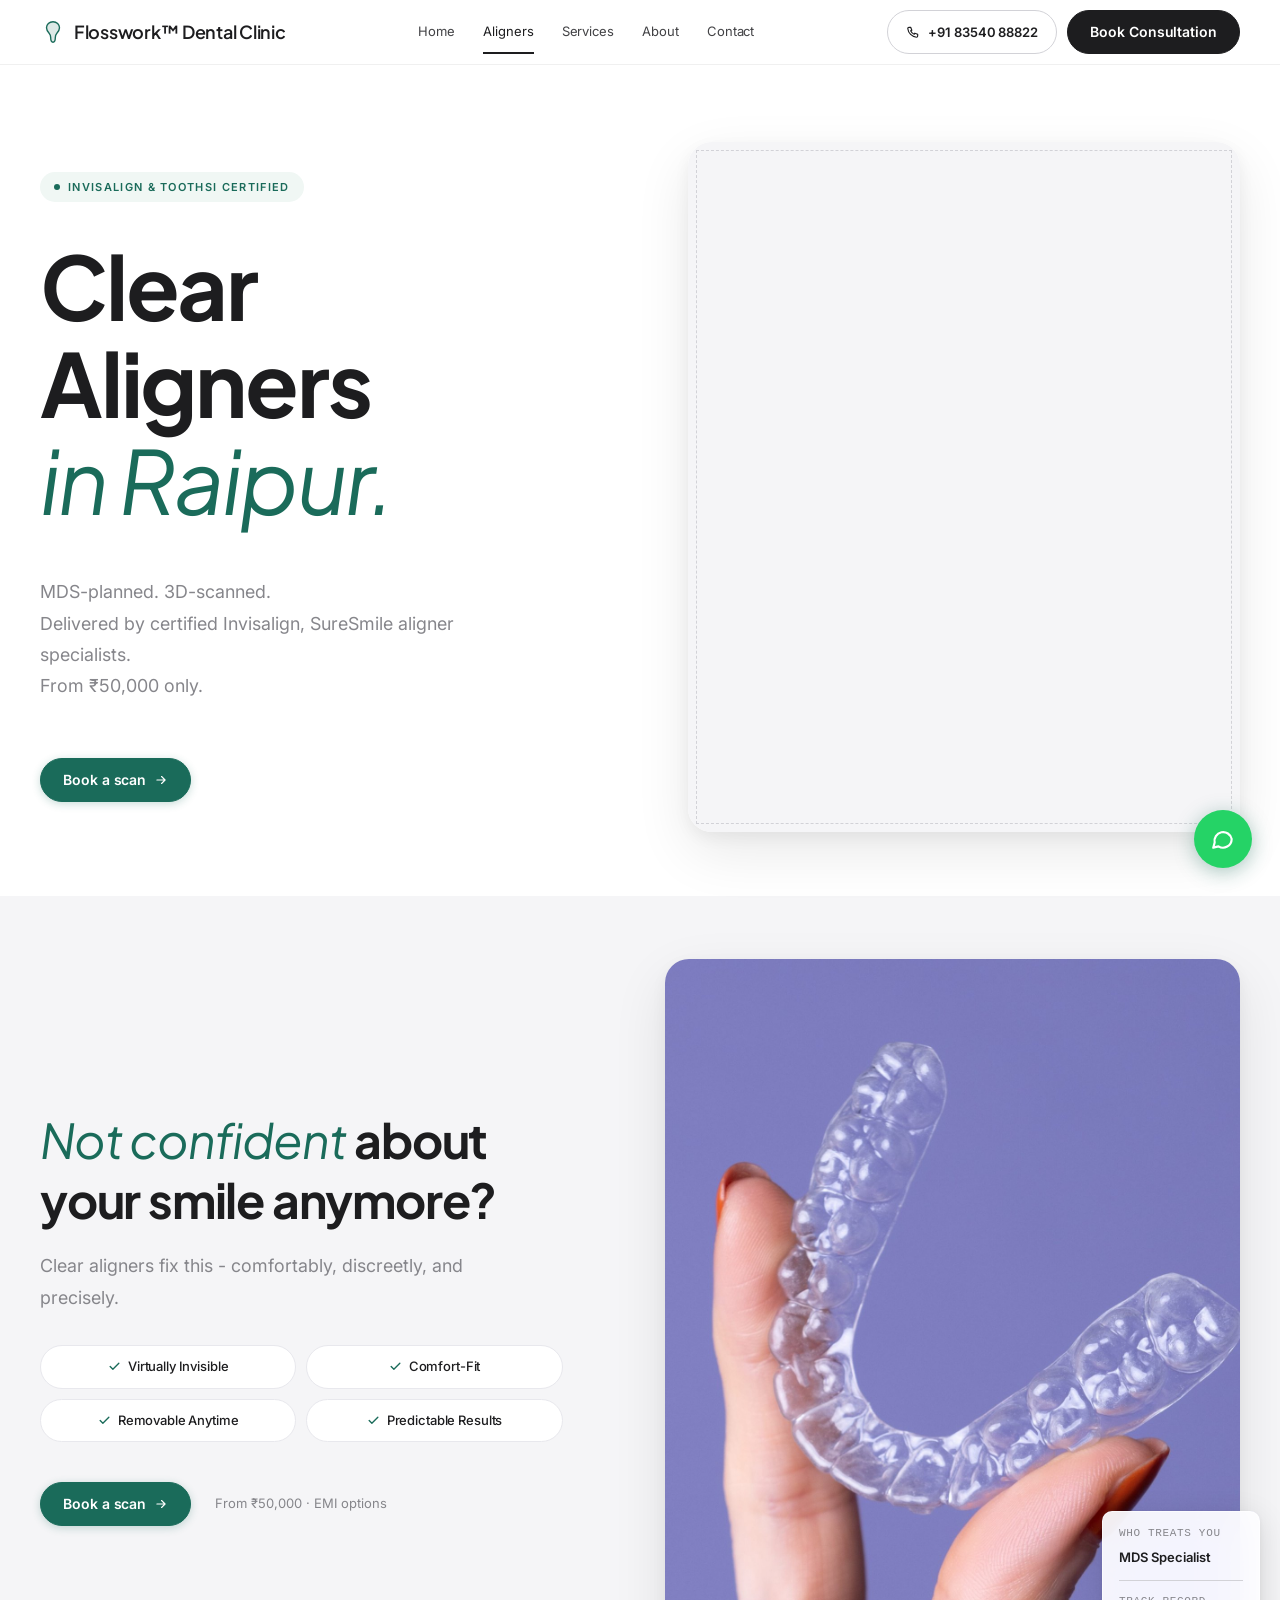
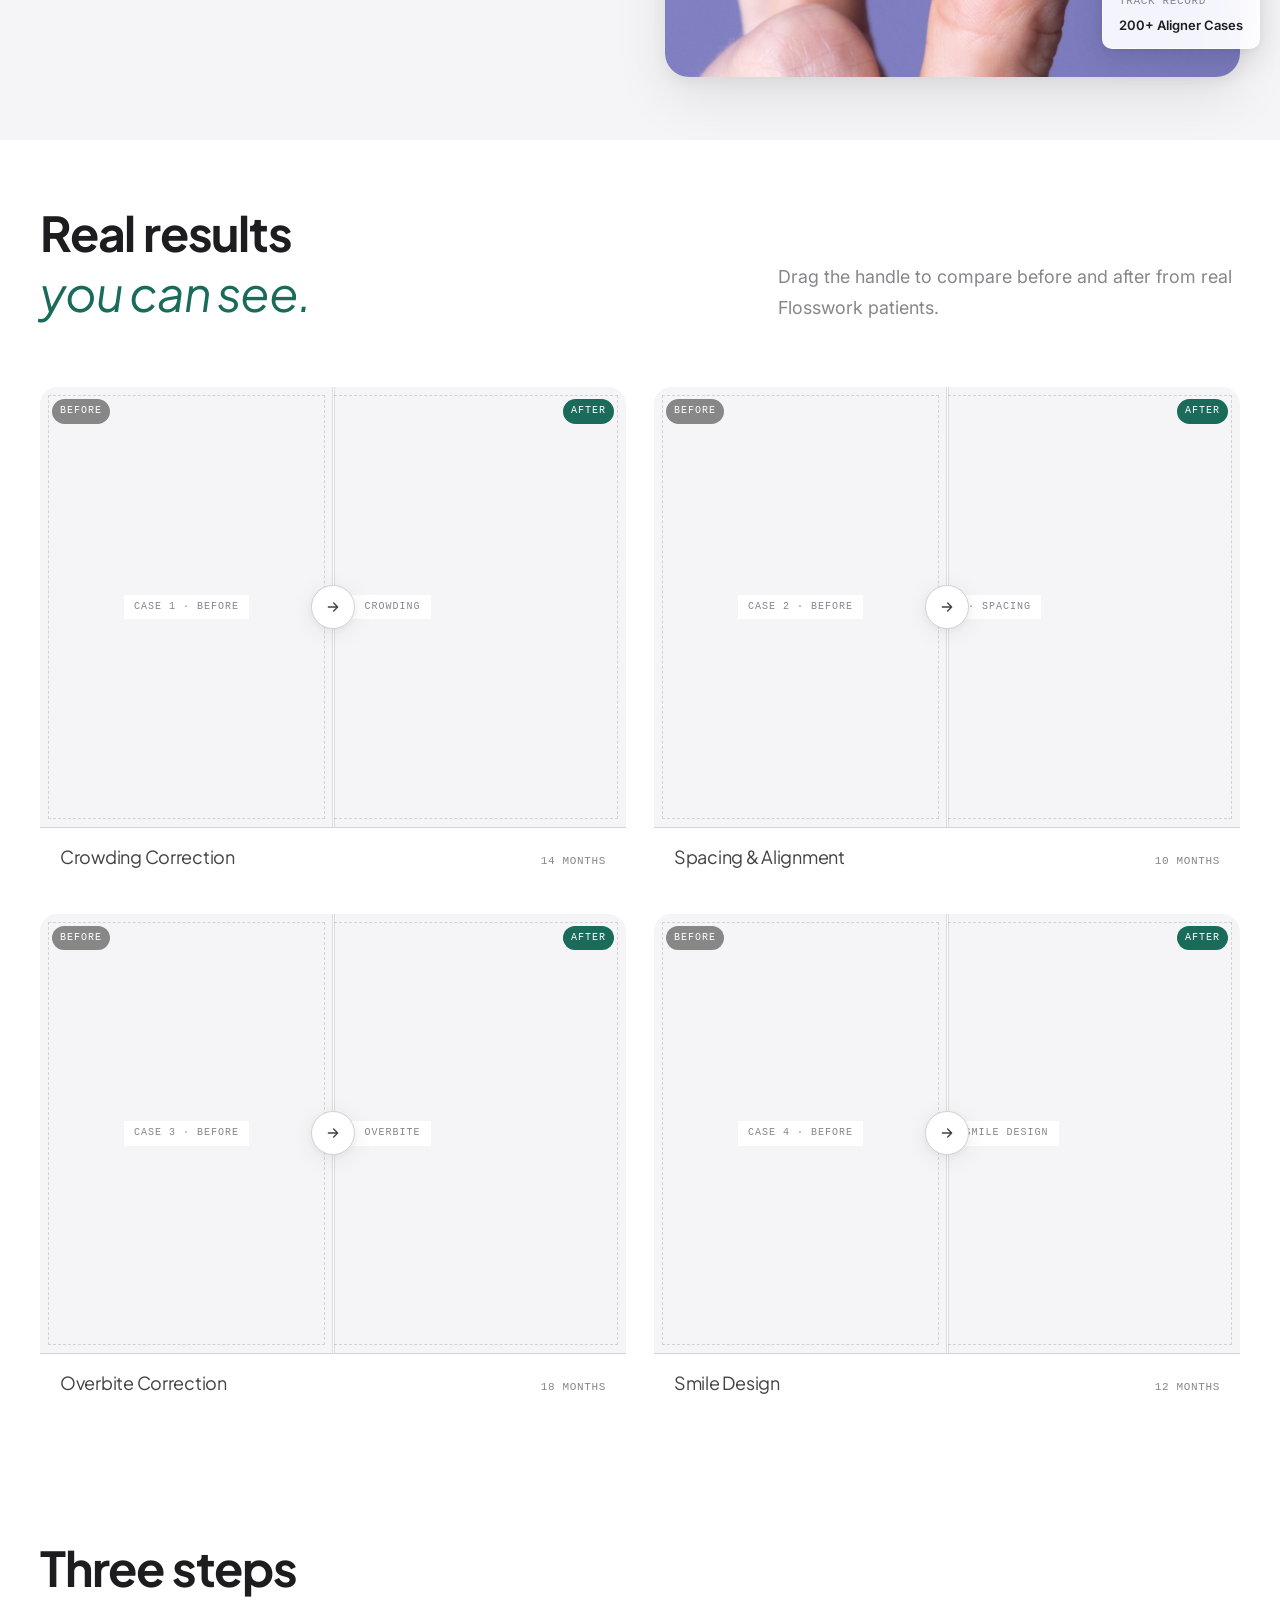
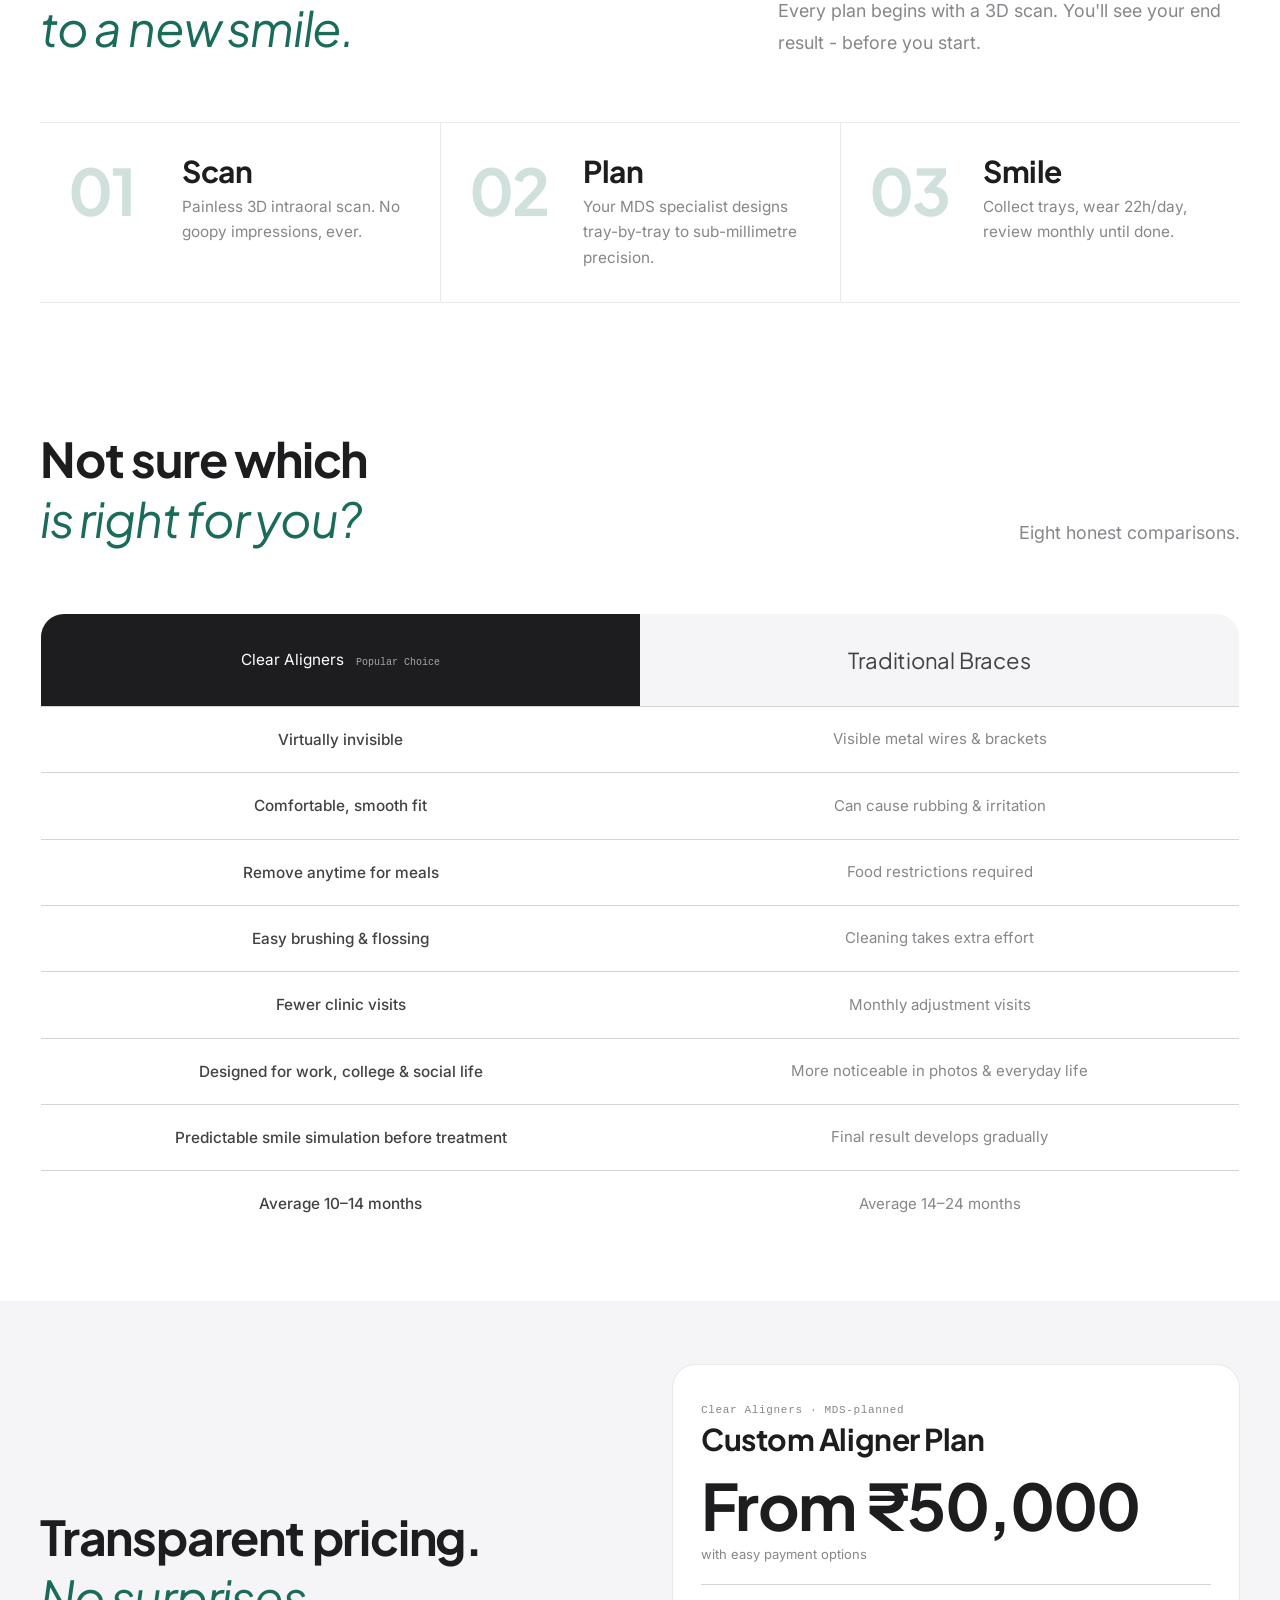
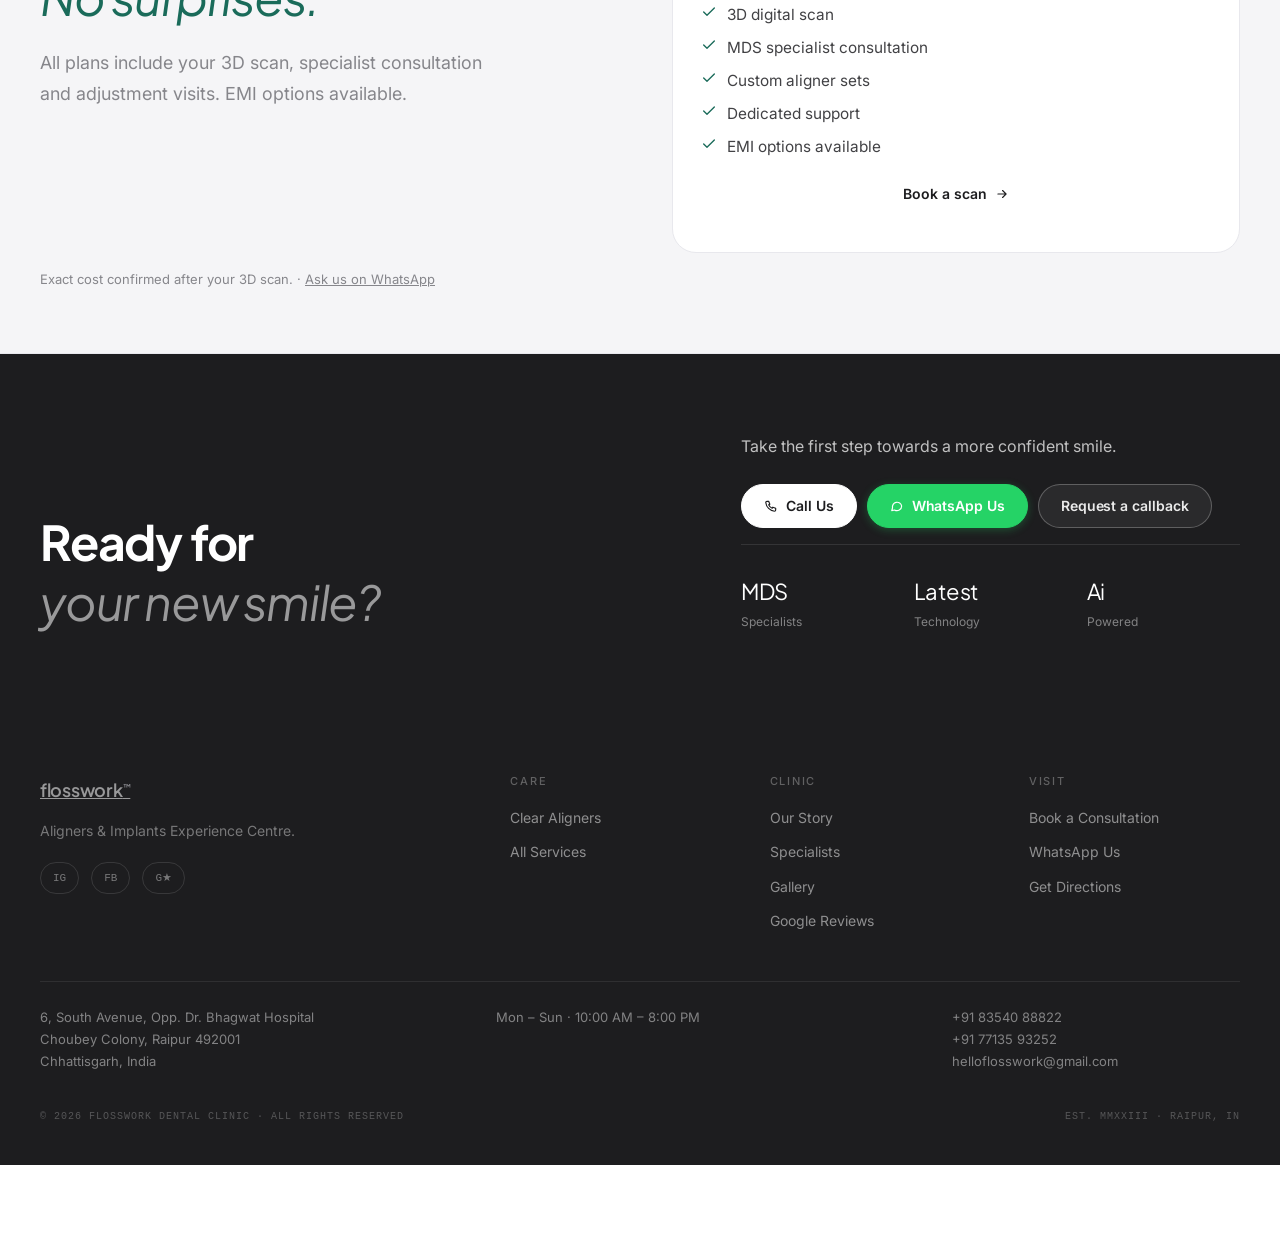
<file: aligners.html>
<!doctype html>
<html lang="en">
<head>
  <meta charset="utf-8">
  <meta name="viewport" content="width=device-width, initial-scale=1">
  <title>Clear Aligners in Raipur — Invisalign &amp; Toothsi | Flosswork Dental</title>
  <meta name="description" content="Certified Invisalign &amp; Toothsi provider in Raipur. MDS orthodontist, 3D digital scanning, plans from ₹50,000 with no-cost EMI. Scan consultation. Book today.">
  <meta name="robots" content="index, follow">
  <link rel="canonical" href="https://www.flossworkdental.com/aligners.html">
  <meta property="og:type"        content="website">
  <meta property="og:url"         content="https://www.flossworkdental.com/aligners.html">
  <meta property="og:title"       content="Clear Aligners in Raipur — Flosswork Dental">
  <meta property="og:description" content="Certified Invisalign &amp; Toothsi provider in Raipur. Plans from ₹50,000. 3D scan.">
  <meta property="og:image"       content="https://www.flossworkdental.com/images/og-aligners.jpg">
  <link rel="preconnect" href="https://fonts.googleapis.com">
  <link rel="preconnect" href="https://fonts.gstatic.com" crossorigin>
  <link href="https://fonts.googleapis.com/css2?family=Inter:wght@400;500;600&family=Plus+Jakarta+Sans:ital,wght@0,400;0,500;0,600;1,400&display=swap" rel="stylesheet">
  <link rel="stylesheet" href="css/base.css">
  <link rel="stylesheet" href="css/home.css">
  <link rel="stylesheet" href="css/apple.css">
  <link rel="stylesheet" href="css/mobile-cta.css">
  <script type="application/ld+json">
  {"@context":"https://schema.org","@type":"FAQPage","mainEntity":[
    {"@type":"Question","name":"How much do clear aligners cost in Raipur?","acceptedAnswer":{"@type":"Answer","text":"Plans start from ₹50,000 for mild corrections and up to ₹90,000 for full transformations. No-cost EMI is available on every plan."}},
    {"@type":"Question","name":"How long does aligner treatment take?","acceptedAnswer":{"@type":"Answer","text":"Most plans complete between 10 and 18 months. You'll see your exact timeline during your 3D scan."}},
    {"@type":"Question","name":"Are clear aligners painful?","acceptedAnswer":{"@type":"Answer","text":"Most patients feel gentle pressure for the first day or two of each new tray — not pain. It's a sign the trays are working."}},
    {"@type":"Question","name":"Which brands of aligners does Flosswork use?","acceptedAnswer":{"@type":"Answer","text":"Flosswork is a certified provider for Invisalign, Toothsi and SureSmile. Your specialist recommends the best fit based on your case."}}
  ]}
  </script>
</head>
<body>

<noscript><div class="noscript-banner">Please enable JavaScript. Or call <a href="tel:+918354088822">+91 83540 88822</a></div></noscript>

<!-- NAV MOUNTS — filled immediately by layout.js below -->
<header id="fw-header" role="banner"></header>
<div id="nav-mobile" role="dialog" aria-modal="true" aria-label="Navigation menu"></div>

<!-- Sync: inject nav before <main> renders -->
<script src="js/content.js"></script>
<script src="js/layout.js"></script>

<main id="main-content">

  <!-- BREADCRUMB -->


    <!-- ============================================================
         § 1 — HERO
    ============================================================ -->
  <section class="section section--top home-hero" aria-labelledby="al-h1">
    <div class="wrap">
      <div class="hero-split">
        <div class="hero-split-text reveal">
          <div class="hero-eyebrow">
            <span class="hero-live-badge">
              <span class="hero-live-dot" aria-hidden="true"></span>
              Invisalign &amp; Toothsi Certified
            </span>
          </div>
          <h1 id="al-h1" class="display">Clear Aligners<br><em>in Raipur.</em></h1>
          <p class="lead" style="margin-top:20px;margin-bottom:28px">MDS-planned. 3D-scanned. <br> Delivered by certified Invisalign, SureSmile aligner specialists. <br> From ₹50,000 only.</p>
          <div class="hero-ctas">
            <a href="https://wa.me/918354088822?text=Hi%2C%20I%27d%20like%20to%20book%20a%203D%20scan%20consultation%20at%20Flosswork." target="_blank" rel="noopener noreferrer" class="btn btn--primary" data-track="book_wa_click">Book a scan <svg width="14" height="14" viewBox="0 0 24 24" fill="none" stroke="currentColor" stroke-width="2" stroke-linecap="round" stroke-linejoin="round" aria-hidden="true"><path d="M5 12h14M13 6l6 6-6 6"/></svg></a>
          </div>
        </div>
        <a href="contact.html" class="hero-split-img reveal reveal-delay-1" data-track="hero_img_click" aria-label="Book an aligner scan at Flosswork Dental">
          <div class="hero-img-wrap">
            <div class="placeholder" style="aspect-ratio:4/5"></div>
            <!-- REPLACE: <img src="images/hero/hero-aligners.jpg" alt="3D intraoral scan and clear aligner tray at Flosswork Dental Raipur" width="700" height="875" style="width:100%;aspect-ratio:4/5;object-fit:cover;object-position:top" loading="eager"> -->
          </div>
        </a>
      </div>
    </div>
  </section>



    <!-- ============================================================
         § 2 — ALIGNER SPOTLIGHT
    ============================================================ -->
  <section class="section section--top section--paper" aria-labelledby="aligner-spotlight-h2">
    <div class="wrap">
      <div class="spotlight-grid">
        <div>
          <h2 id="aligner-spotlight-h2" class="h2"><em>Not confident</em> about<br>your smile anymore?</h2>
          <p class="lead" style="margin-top:20px">Clear aligners fix this - comfortably, discreetly, and precisely.</p>
          <div class="feature-pills feature-pills--grid" role="list" aria-label="Key aligner benefits">
            <span class="feature-pill" role="listitem"><svg width="13" height="13" viewBox="0 0 24 24" fill="none" stroke="currentColor" stroke-width="2.5" stroke-linecap="round" stroke-linejoin="round" aria-hidden="true"><polyline points="20 6 9 17 4 12"/></svg>Virtually Invisible</span>
            <span class="feature-pill" role="listitem"><svg width="13" height="13" viewBox="0 0 24 24" fill="none" stroke="currentColor" stroke-width="2.5" stroke-linecap="round" stroke-linejoin="round" aria-hidden="true"><polyline points="20 6 9 17 4 12"/></svg>Comfort-Fit</span>
            <span class="feature-pill" role="listitem"><svg width="13" height="13" viewBox="0 0 24 24" fill="none" stroke="currentColor" stroke-width="2.5" stroke-linecap="round" stroke-linejoin="round" aria-hidden="true"><polyline points="20 6 9 17 4 12"/></svg>Removable Anytime</span>
            <span class="feature-pill" role="listitem"><svg width="13" height="13" viewBox="0 0 24 24" fill="none" stroke="currentColor" stroke-width="2.5" stroke-linecap="round" stroke-linejoin="round" aria-hidden="true"><polyline points="20 6 9 17 4 12"/></svg>Predictable Results</span>
          </div>
          <div class="spotlight-ctas">
            <a href="https://wa.me/918354088822?text=Hi%2C%20I%27d%20like%20to%20book%20a%203D%20scan%20consultation%20at%20Flosswork." target="_blank" rel="noopener noreferrer" class="btn btn--primary" data-track="book_wa_click">Book a scan <svg width="14" height="14" viewBox="0 0 24 24" fill="none" stroke="currentColor" stroke-width="2" stroke-linecap="round" stroke-linejoin="round" aria-hidden="true"><path d="M5 12h14M13 6l6 6-6 6"/></svg></a>
            <span class="cta-note">From ₹50,000 · EMI options</span>
          </div>
        </div>
        <div class="spotlight-visual">
          <div class="spotlight-visual-img-wrap">
            <img src="images/hero/aligner-tray.jpg" alt="Clear aligner tray at Flosswork Dental Clinic Raipur" width="1080" height="1080" style="width:100%;aspect-ratio:4/5;object-fit:cover;object-position:center;display:block" loading="lazy">
          </div>
          <div class="spotlight-float">
            <span class="mono">Who treats you</span>
            <strong>MDS Specialist</strong>
            <div class="spotlight-float-divider"></div>
            <span class="mono">Track record</span>
            <strong>200+ Aligner Cases</strong>
          </div>
        </div>
      </div>
    </div>
  </section>



    <!-- ============================================================
         § 5 — BEFORE/AFTER GALLERY
    ============================================================ -->
  <section class="section section--top" id="gallery" aria-labelledby="gallery-h2" style="scroll-margin-top:var(--nav-h)">
    <div class="wrap">
      <div class="section-header">
        <div>
          <h2 id="gallery-h2" class="h2">Real results<br><em>you can see.</em></h2>
        </div>
        <p class="lead">Drag the handle to compare before and after from real Flosswork patients.</p>
      </div>

      <div class="ba-gallery" style="display:grid;grid-template-columns:repeat(2,1fr);gap:28px">
        <!-- Slider 1 -->
        <div>
          <div class="ba-wrap" data-slider="1" style="aspect-ratio:4/3">
            <div class="placeholder ba-img" style="position:absolute;inset:0;height:100%"><span>Case 1 · After · Crowding</span></div>
            <div class="ba-mask" style="width:50%">
              <div class="placeholder" style="position:absolute;inset:0;width:100%;height:100%"><span>Case 1 · Before</span></div>
            </div>
            <div class="ba-divider" style="left:50%"></div>
            <div class="ba-handle" style="left:50%">
              <svg width="16" height="16" viewBox="0 0 24 24" fill="none" stroke="currentColor" stroke-width="2" stroke-linecap="round" stroke-linejoin="round" aria-hidden="true"><path d="M5 12h14M13 6l6 6-6 6"/></svg>
            </div>
            <span class="ba-label ba-label--before">Before</span>
            <span class="ba-label ba-label--after">After</span>
          </div>
          <div class="ba-meta"><span class="ba-treatment">Crowding Correction</span><span class="ba-duration mono">14 months</span></div>
        </div>
        <!-- Slider 2 -->
        <div>
          <div class="ba-wrap" data-slider="2" style="aspect-ratio:4/3">
            <div class="placeholder ba-img" style="position:absolute;inset:0;height:100%"><span>Case 2 · After · Spacing</span></div>
            <div class="ba-mask" style="width:50%">
              <div class="placeholder" style="position:absolute;inset:0;width:100%;height:100%"><span>Case 2 · Before</span></div>
            </div>
            <div class="ba-divider" style="left:50%"></div>
            <div class="ba-handle" style="left:50%">
              <svg width="16" height="16" viewBox="0 0 24 24" fill="none" stroke="currentColor" stroke-width="2" stroke-linecap="round" stroke-linejoin="round" aria-hidden="true"><path d="M5 12h14M13 6l6 6-6 6"/></svg>
            </div>
            <span class="ba-label ba-label--before">Before</span>
            <span class="ba-label ba-label--after">After</span>
          </div>
          <div class="ba-meta"><span class="ba-treatment">Spacing &amp; Alignment</span><span class="ba-duration mono">10 months</span></div>
        </div>
        <!-- Slider 3 -->
        <div>
          <div class="ba-wrap" data-slider="3" style="aspect-ratio:4/3">
            <div class="placeholder ba-img" style="position:absolute;inset:0;height:100%"><span>Case 3 · After · Overbite</span></div>
            <div class="ba-mask" style="width:50%">
              <div class="placeholder" style="position:absolute;inset:0;width:100%;height:100%"><span>Case 3 · Before</span></div>
            </div>
            <div class="ba-divider" style="left:50%"></div>
            <div class="ba-handle" style="left:50%">
              <svg width="16" height="16" viewBox="0 0 24 24" fill="none" stroke="currentColor" stroke-width="2" stroke-linecap="round" stroke-linejoin="round" aria-hidden="true"><path d="M5 12h14M13 6l6 6-6 6"/></svg>
            </div>
            <span class="ba-label ba-label--before">Before</span>
            <span class="ba-label ba-label--after">After</span>
          </div>
          <div class="ba-meta"><span class="ba-treatment">Overbite Correction</span><span class="ba-duration mono">18 months</span></div>
        </div>
        <!-- Slider 4 -->
        <div>
          <div class="ba-wrap" data-slider="4" style="aspect-ratio:4/3">
            <div class="placeholder ba-img" style="position:absolute;inset:0;height:100%"><span>Case 4 · After · Smile Design</span></div>
            <div class="ba-mask" style="width:50%">
              <div class="placeholder" style="position:absolute;inset:0;width:100%;height:100%"><span>Case 4 · Before</span></div>
            </div>
            <div class="ba-divider" style="left:50%"></div>
            <div class="ba-handle" style="left:50%">
              <svg width="16" height="16" viewBox="0 0 24 24" fill="none" stroke="currentColor" stroke-width="2" stroke-linecap="round" stroke-linejoin="round" aria-hidden="true"><path d="M5 12h14M13 6l6 6-6 6"/></svg>
            </div>
            <span class="ba-label ba-label--before">Before</span>
            <span class="ba-label ba-label--after">After</span>
          </div>
          <div class="ba-meta"><span class="ba-treatment">Smile Design</span><span class="ba-duration mono">12 months</span></div>
        </div>
      </div>

    </div>
  </section>


    <!-- ============================================================
         § 3 — HOW IT WORKS
    ============================================================ -->
  <section class="section section--top" id="how" aria-labelledby="how-h2">
    <div class="wrap">
      <div class="section-header">
        <div>
          <h2 id="how-h2" class="h2">Three steps<br><em>to a new smile.</em></h2>
        </div>
        <p class="lead">Every plan begins with a 3D scan. You'll see your end result - before you start.</p>
      </div>
      <div class="steps-grid">
        <div class="step-item">
          <span class="step-num">01</span>
          <div class="step-body">
            <h3 class="step-title">Scan</h3>
            <p class="step-desc">Painless 3D intraoral scan. No goopy impressions, ever.</p>
          </div>
        </div>
        <div class="step-item">
          <span class="step-num">02</span>
          <div class="step-body">
            <h3 class="step-title">Plan</h3>
            <p class="step-desc">Your MDS specialist designs tray-by-tray to sub-millimetre precision.</p>
          </div>
        </div>
        <div class="step-item">
          <span class="step-num">03</span>
          <div class="step-body">
            <h3 class="step-title">Smile</h3>
            <p class="step-desc">Collect trays, wear 22h/day, review monthly until done.</p>
          </div>
        </div>
      </div>
    </div>
  </section>


    <!-- ============================================================
         § 6 — ALIGNERS vs BRACES
    ============================================================ -->
  <section class="section section--top" aria-labelledby="compare-h2">
    <div class="wrap">
      <div class="section-header">
        <div>
          <h2 id="compare-h2" class="h2">Not sure which<br><em>is right for you?</em></h2>
        </div>
        <p class="lead">Eight honest comparisons.</p>
      </div>
      <div style="overflow-x:auto">
        <table class="compare-table" aria-label="Comparison of clear aligners vs traditional braces">
          <thead>
            <tr>
              
              <th scope="col" class="th-featured">Clear Aligners <span style="font-family:var(--mono);font-size:10px;opacity:.6;margin-left:8px">Popular Choice</span></th>
              <th scope="col">Traditional Braces</th>
            </tr>
          </thead>
          <tbody>
            <tr><td class="compare-check">Virtually invisible</td><td class="compare-cross">Visible metal wires & brackets</td></tr>
            <tr><td class="compare-check">Comfortable, smooth fit</td><td class="compare-cross">Can cause rubbing & irritation</td></tr>
            <tr><td class="compare-check">Remove anytime for meals</td><td class="compare-cross">Food restrictions required</td></tr>
            <tr><td class="compare-check">Easy brushing & flossing</td><td class="compare-cross">Cleaning takes extra effort</td></tr>
            <tr><td class="compare-check">Fewer clinic visits</td><td class="compare-cross">Monthly adjustment visits</td></tr>
            <tr><td class="compare-check">Designed for work, college & social life</td><td class="compare-cross">More noticeable in photos & everyday life</td></tr>
            <tr><td class="compare-check">Predictable smile simulation before treatment</td><td class="compare-cross">Final result develops gradually</td></tr>
            <tr><td class="compare-check">Average 10–14 months</td><td class="compare-cross">Average 14–24 months</td></tr>
          </tbody>
        </table>
      </div>
    </div>
  </section>


    <!-- ============================================================
         § 7 — PRICING
    ============================================================ -->
  <section class="section section--top section--paper" id="pricing" aria-labelledby="pricing-h2" style="scroll-margin-top:var(--nav-h)">
    <div class="wrap">
      <div class="pricing-split">
        <div class="pricing-split-text">
          <h2 id="pricing-h2" class="h2">Transparent pricing.<br><em>No surprises.</em></h2>
          <p class="lead" style="margin-top:20px">All plans include your 3D scan, specialist consultation and adjustment visits. EMI options available.</p>
        </div>
        <div class="pricing-card pricing-card--featured">
          <div>
            <p class="pricing-tag">Clear Aligners · MDS-planned</p>
            <h3 class="pricing-name">Custom Aligner Plan</h3>
          </div>
          <div>
            <div class="pricing-price">From ₹50,000</div>
            <div class="pricing-emi">with easy payment options</div>
          </div>
          <div class="pricing-divider"></div>
          <ul class="pricing-features">
            <li class="pricing-feature"><svg class="pricing-check" viewBox="0 0 24 24" fill="none" stroke="currentColor" stroke-width="2" stroke-linecap="round" stroke-linejoin="round" aria-hidden="true"><path d="M4 12l5 5L20 6"/></svg>3D digital scan</li>
            <li class="pricing-feature"><svg class="pricing-check" viewBox="0 0 24 24" fill="none" stroke="currentColor" stroke-width="2" stroke-linecap="round" stroke-linejoin="round" aria-hidden="true"><path d="M4 12l5 5L20 6"/></svg>MDS specialist consultation</li>
            <li class="pricing-feature"><svg class="pricing-check" viewBox="0 0 24 24" fill="none" stroke="currentColor" stroke-width="2" stroke-linecap="round" stroke-linejoin="round" aria-hidden="true"><path d="M4 12l5 5L20 6"/></svg>Custom aligner sets</li>
            <li class="pricing-feature"><svg class="pricing-check" viewBox="0 0 24 24" fill="none" stroke="currentColor" stroke-width="2" stroke-linecap="round" stroke-linejoin="round" aria-hidden="true"><path d="M4 12l5 5L20 6"/></svg>Dedicated support</li>
            <li class="pricing-feature"><svg class="pricing-check" viewBox="0 0 24 24" fill="none" stroke="currentColor" stroke-width="2" stroke-linecap="round" stroke-linejoin="round" aria-hidden="true"><path d="M4 12l5 5L20 6"/></svg>EMI options available</li>
          </ul>
          <a href="contact.html" class="btn btn--light" data-track="book_click">Book a scan <svg width="14" height="14" viewBox="0 0 24 24" fill="none" stroke="currentColor" stroke-width="2" stroke-linecap="round" stroke-linejoin="round" aria-hidden="true"><path d="M5 12h14M13 6l6 6-6 6"/></svg></a>
        </div>
      </div>
      <p style="font-size:var(--fs-small);color:var(--ink-mute);margin-top:16px">Exact cost confirmed after your 3D scan. · <a href="https://wa.me/918354088822?text=Hi%2C+can+you+share+aligner+pricing+and+EMI+options%3F" target="_blank" rel="noopener noreferrer" style="color:var(--ink-mute);text-decoration:underline" data-track="wa_click">Ask us on WhatsApp</a></p>
    </div>
  </section>


  <div id="fw-cta-mount"></div>

</main>

<div id="fw-footer">
  <noscript><footer style="background:#f9f8f6;border-top:1px solid #e0e6e6;padding:40px 20px;font-size:13px;color:#3d4a4a"><strong>Flosswork Dental Clinic</strong><br>6, South Avenue, Opp. Dr. Bhagwat Hospital, Choubey Colony, Raipur, Chhattisgarh 492001<br>Phone: <a href="tel:+918354088822">+91 83540 88822</a> | Hours: Mon–Sun 8:00 AM – 8:00 PM</footer></noscript>
</div>

<script defer src="js/mobile-cta.js"></script>
  <script defer src="js/components.js"></script>
<script defer src="js/home.js"></script>
<script defer src="js/floats.js"></script>
<script defer src="js/slider.js"></script>
<script defer src="js/tracking.js"></script>
</body>
</html>
</file>
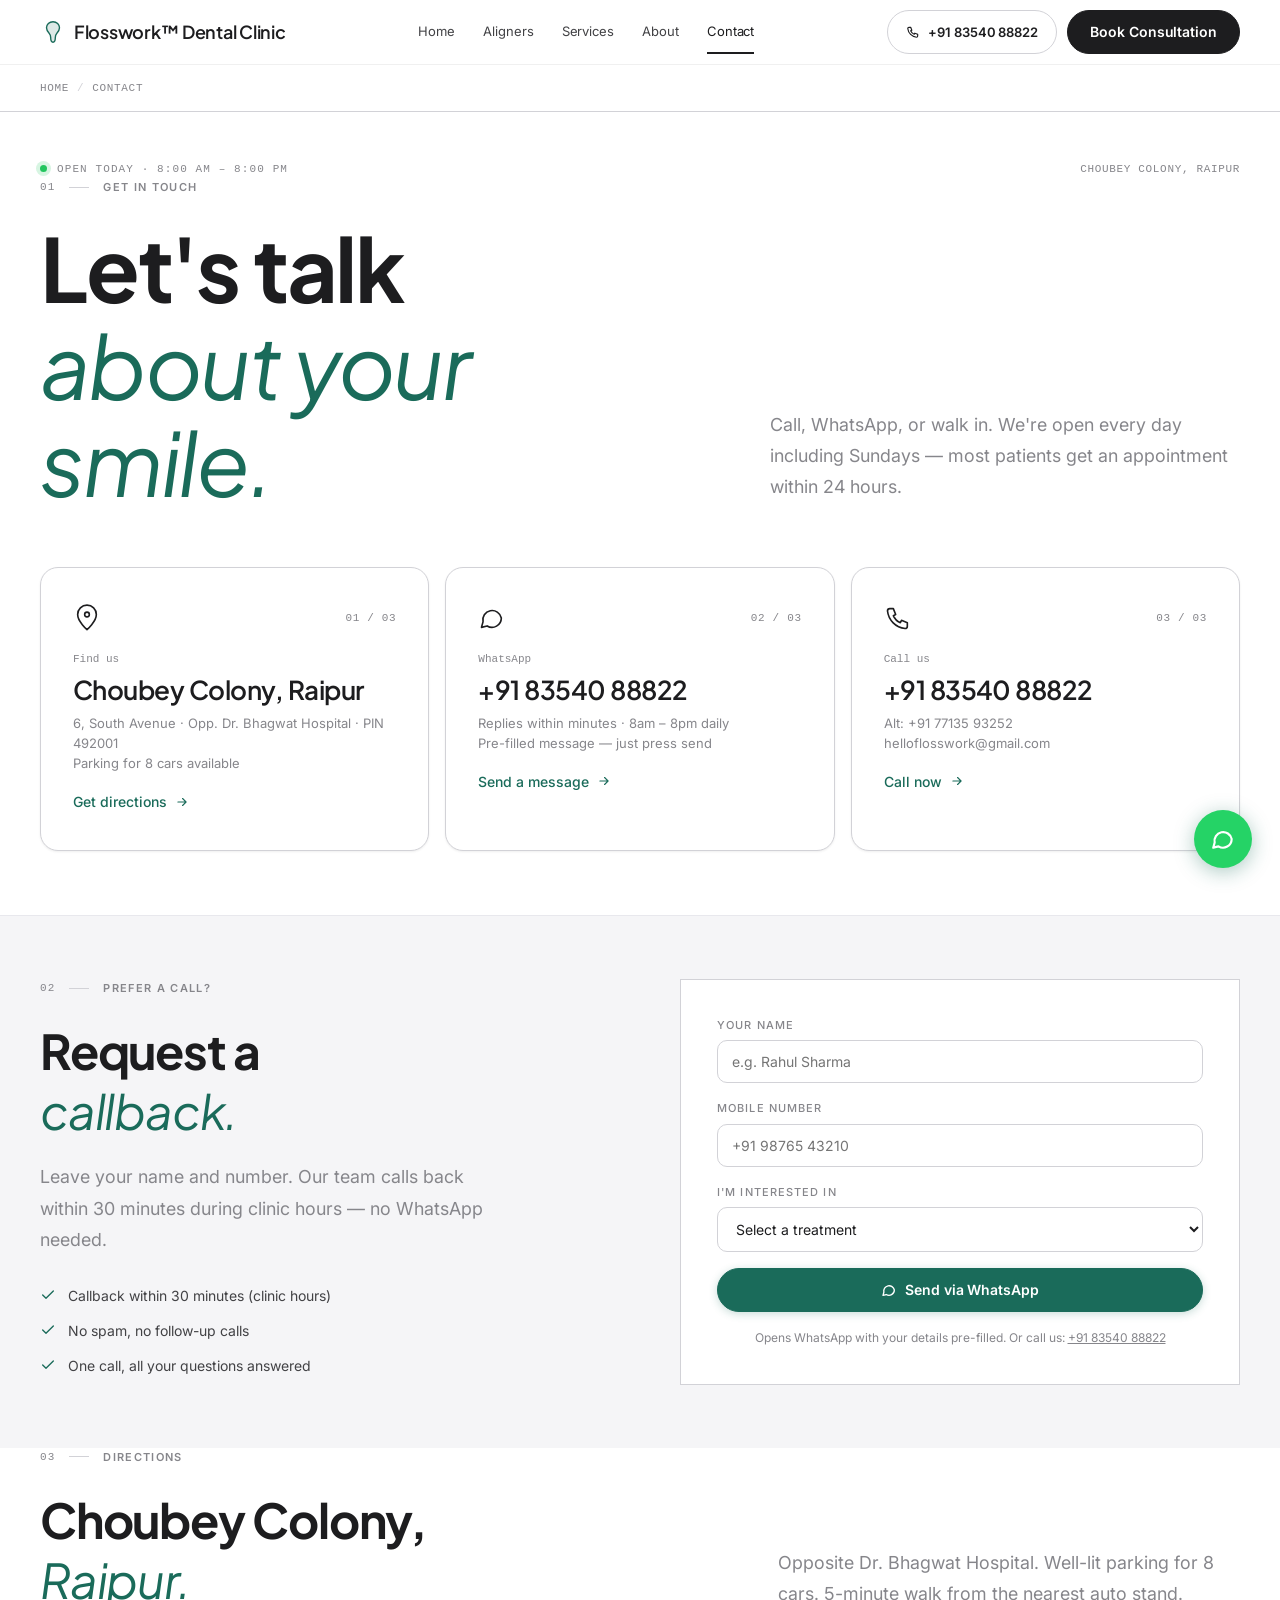
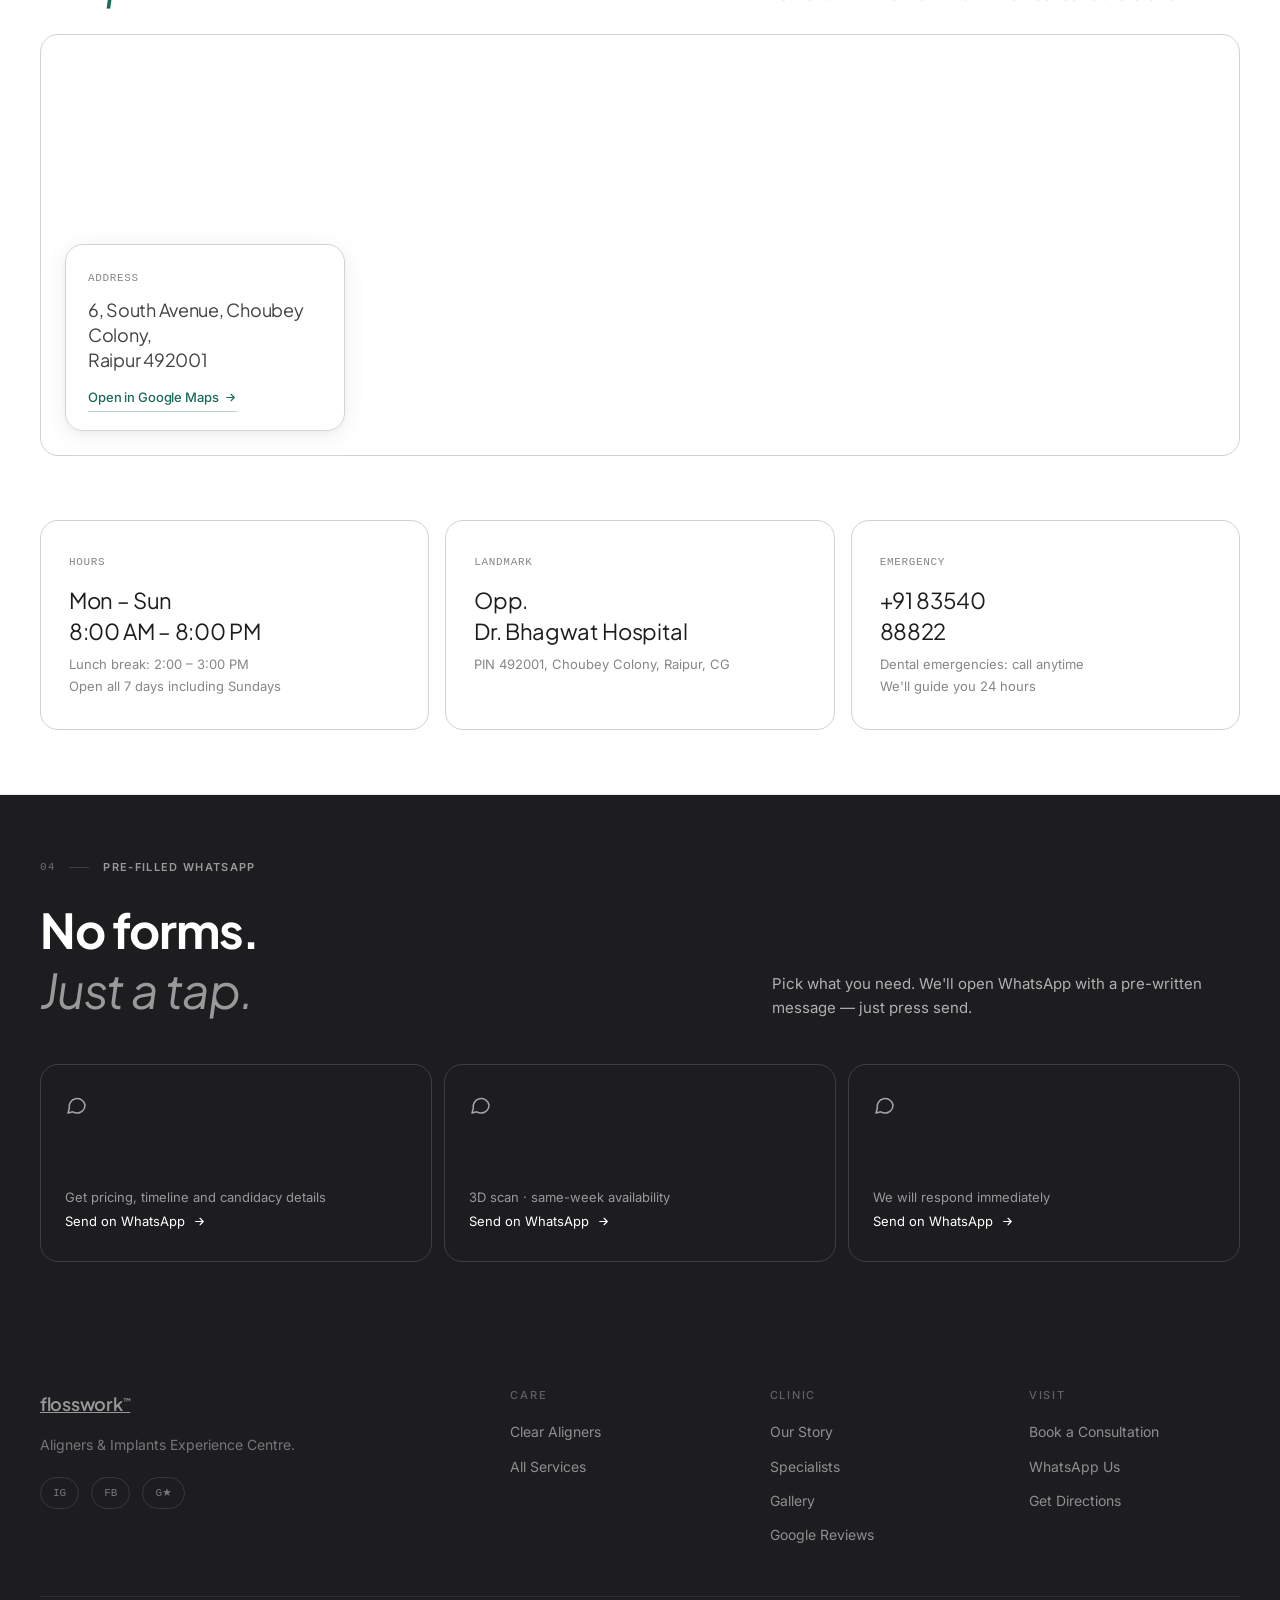
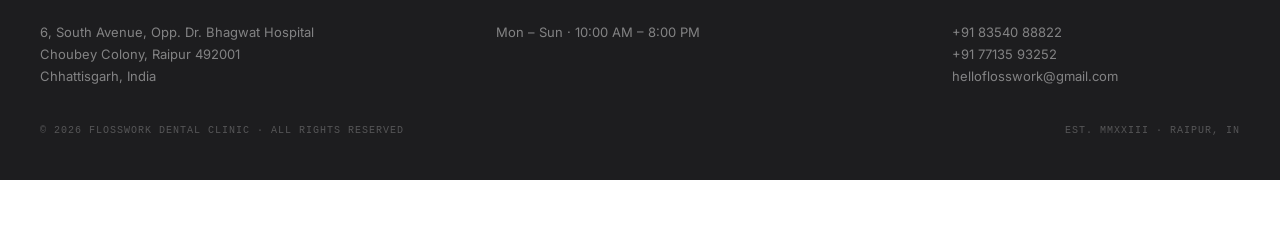
<file: contact.html>
<!doctype html>
<html lang="en">
<head>
  <meta charset="utf-8">
  <meta name="viewport" content="width=device-width, initial-scale=1">
  <title>Book a Consultation — Flosswork Dental Clinic, Choubey Colony Raipur</title>
  <meta name="description" content="Book a 3D scan or consultation at Flosswork Dental Raipur. Visit us at Choubey Colony. Call, WhatsApp, or fill the form. Open 7 days, 8am–8pm.">
  <meta name="robots" content="index, follow">
  <link rel="canonical" href="https://www.flossworkdental.com/contact.html">
  <meta property="og:type" content="website">
  <meta property="og:url" content="https://www.flossworkdental.com/contact.html">
  <meta property="og:title" content="Contact Flosswork Dental Clinic — Raipur">
  <meta property="og:description" content="Call, WhatsApp, or book online. Choubey Colony, Raipur. Open 7 days.">
  <meta property="og:image" content="https://www.flossworkdental.com/images/og-contact.jpg">
  <link rel="preconnect" href="https://fonts.googleapis.com">
  <link rel="preconnect" href="https://fonts.gstatic.com" crossorigin>
  <link href="https://fonts.googleapis.com/css2?family=Inter:wght@400;500;600&family=Plus+Jakarta+Sans:ital,wght@0,400;0,500;0,600;1,400&display=swap" rel="stylesheet">
  <link rel="stylesheet" href="css/base.css">
  <link rel="stylesheet" href="css/apple.css">
  <link rel="stylesheet" href="css/mobile-cta.css">
</head>
<body>

<noscript><div class="noscript-banner">Please enable JavaScript. Or call <a href="tel:+918354088822">+91 83540 88822</a></div></noscript>

<!-- NAV MOUNTS — filled immediately by layout.js below -->
<header id="fw-header" role="banner"></header>
<div id="nav-mobile" role="dialog" aria-modal="true" aria-label="Navigation menu"></div>

<!-- Sync: inject nav before <main> renders -->
<script src="js/content.js"></script>
<script src="js/layout.js"></script>

<main id="main-content" data-cta="none">

  <!-- BREADCRUMB -->
  <div class="breadcrumb-bar">
    <div class="wrap">
      <nav class="breadcrumb" aria-label="Breadcrumb">
        <a href="index.html">Home</a>
        <span class="breadcrumb-sep" aria-hidden="true">/</span>
        <span aria-current="page">Contact</span>
      </nav>
    </div>
  </div>


    <!-- ============================================================
         § 1 — HERO
    ============================================================ -->
  <section class="section section--top" aria-labelledby="contact-h1" style="padding-top:48px;padding-bottom:56px">
    <div class="wrap">
      <div class="status-strip">
        <span><span class="status-dot" aria-hidden="true"></span>Open today · 8:00 AM – 8:00 PM</span>
        <span class="mono">Choubey Colony, Raipur</span>
      </div>
      <div class="hero-inner" style="display:grid;grid-template-columns:1.4fr 1fr;gap:72px;align-items:end">
        <div>
          <div class="eyebrow-row">
            <span class="eyebrow-num">01</span>
            <span class="eyebrow-rule" aria-hidden="true"></span>
            <span class="eyebrow">Get in touch</span>
          </div>
          <h1 id="contact-h1" class="display">Let's talk<br><em>about your smile.</em></h1>
        </div>
        <div style="padding-bottom:8px">
          <p class="lead">Call, WhatsApp, or walk in. We're open every day including Sundays — most patients get an appointment within 24 hours.</p>
        </div>
      </div>
    </div>
  </section>


    <!-- ============================================================
         § 2 — CONTACT CARDS
    ============================================================ -->
  <section style="padding-bottom:64px" aria-labelledby="contact-cards-label">
    <div class="wrap">
      <h2 id="contact-cards-label" class="visually-hidden">Contact options</h2>
      <div class="contact-cards">

        <!-- Map / Address -->
        <a href="https://maps.google.com/?q=Flosswork+Dental+Clinic+Choubey+Colony+Raipur"
           target="_blank" rel="noopener noreferrer"
           class="contact-card" aria-label="Get directions to Flosswork Dental Clinic">
          <div class="contact-card-icon">
            <svg width="28" height="28" viewBox="0 0 24 24" fill="none" stroke="currentColor" stroke-width="1.4" stroke-linecap="round" stroke-linejoin="round" aria-hidden="true"><path d="M12 22s8-7 8-13a8 8 0 10-16 0c0 6 8 13 8 13z M12 11a2 2 0 100-4 2 2 0 000 4z"/></svg>
            <span class="mono">01 / 03</span>
          </div>
          <div>
            <p class="contact-card-label">Find us</p>
            <h3 class="contact-card-primary">Choubey Colony, Raipur</h3>
            <p class="contact-card-secondary">6, South Avenue · Opp. Dr. Bhagwat Hospital · PIN 492001<br>Parking for 8 cars available</p>
            <span class="contact-card-cta">
              Get directions
              <svg width="14" height="14" viewBox="0 0 24 24" fill="none" stroke="currentColor" stroke-width="2" stroke-linecap="round" stroke-linejoin="round" aria-hidden="true"><path d="M5 12h14M13 6l6 6-6 6"/></svg>
            </span>
          </div>
        </a>

        <!-- WhatsApp -->
        <a href="https://wa.me/918354088822?text=Hi%2C+I%27d+like+to+book+a+consultation+at+Flosswork."
           target="_blank" rel="noopener noreferrer"
           class="contact-card" data-track="wa_click" aria-label="Chat with Flosswork on WhatsApp">
          <div class="contact-card-icon">
            <svg width="28" height="28" viewBox="0 0 24 24" fill="none" stroke="currentColor" stroke-width="1.4" stroke-linecap="round" stroke-linejoin="round" aria-hidden="true"><path d="M20 12a8 8 0 01-12.2 6.8L3 20l1.3-4.7A8 8 0 1120 12z"/></svg>
            <span class="mono">02 / 03</span>
          </div>
          <div>
            <p class="contact-card-label">WhatsApp</p>
            <h3 class="contact-card-primary">+91 83540 88822</h3>
            <p class="contact-card-secondary">Replies within minutes · 8am – 8pm daily<br>Pre-filled message — just press send</p>
            <span class="contact-card-cta">
              Send a message
              <svg width="14" height="14" viewBox="0 0 24 24" fill="none" stroke="currentColor" stroke-width="2" stroke-linecap="round" stroke-linejoin="round" aria-hidden="true"><path d="M5 12h14M13 6l6 6-6 6"/></svg>
            </span>
          </div>
        </a>

        <!-- Phone -->
        <a href="tel:+918354088822" class="contact-card" data-track="call_click" aria-label="Call Flosswork Dental Clinic">
          <div class="contact-card-icon">
            <svg width="28" height="28" viewBox="0 0 24 24" fill="none" stroke="currentColor" stroke-width="1.4" stroke-linecap="round" stroke-linejoin="round" aria-hidden="true"><path d="M5 4h3l2 5-2 1a11 11 0 006 6l1-2 5 2v3a2 2 0 01-2 2A17 17 0 013 6a2 2 0 012-2z"/></svg>
            <span class="mono">03 / 03</span>
          </div>
          <div>
            <p class="contact-card-label">Call us</p>
            <h3 class="contact-card-primary">+91 83540 88822</h3>
            <p class="contact-card-secondary">Alt: +91 77135 93252<br>helloflosswork@gmail.com</p>
            <span class="contact-card-cta">
              Call now
              <svg width="14" height="14" viewBox="0 0 24 24" fill="none" stroke="currentColor" stroke-width="2" stroke-linecap="round" stroke-linejoin="round" aria-hidden="true"><path d="M5 12h14M13 6l6 6-6 6"/></svg>
            </span>
          </div>
        </a>

      </div>
    </div>
  </section>


    <!-- ============================================================
         § 3 — CALLBACK FORM inline section (desktop)
    ============================================================ -->
  <section class="section section--paper" aria-labelledby="callback-section-h2">
    <div class="wrap">
      <div style="display:grid;grid-template-columns:1fr 1fr;gap:80px;align-items:start" class="hero-inner">
        <div>
          <div class="eyebrow-row">
            <span class="eyebrow-num">02</span>
            <span class="eyebrow-rule" aria-hidden="true"></span>
            <span class="eyebrow">Prefer a call?</span>
          </div>
          <h2 id="callback-section-h2" class="h2">Request a<br><em>callback.</em></h2>
          <p class="lead" style="margin-top:20px">Leave your name and number. Our team calls back within 30 minutes during clinic hours — no WhatsApp needed.</p>
          <div style="margin-top:28px;display:flex;flex-direction:column;gap:12px">
            <div style="display:flex;align-items:center;gap:12px;font-size:14px;color:var(--ink-soft)">
              <svg width="16" height="16" viewBox="0 0 24 24" fill="none" stroke="var(--accent)" stroke-width="2" stroke-linecap="round" stroke-linejoin="round" aria-hidden="true"><path d="M4 12l5 5L20 6"/></svg>
              Callback within 30 minutes (clinic hours)
            </div>
            <div style="display:flex;align-items:center;gap:12px;font-size:14px;color:var(--ink-soft)">
              <svg width="16" height="16" viewBox="0 0 24 24" fill="none" stroke="var(--accent)" stroke-width="2" stroke-linecap="round" stroke-linejoin="round" aria-hidden="true"><path d="M4 12l5 5L20 6"/></svg>
              No spam, no follow-up calls
            </div>
            <div style="display:flex;align-items:center;gap:12px;font-size:14px;color:var(--ink-soft)">
              <svg width="16" height="16" viewBox="0 0 24 24" fill="none" stroke="var(--accent)" stroke-width="2" stroke-linecap="round" stroke-linejoin="round" aria-hidden="true"><path d="M4 12l5 5L20 6"/></svg>
              One call, all your questions answered
            </div>
          </div>
        </div>

        <!-- Inline callback form -->
        <div style="background:var(--bg);border:1px solid var(--line);padding:36px">
          <div id="inline-form">
            <div style="display:flex;flex-direction:column;gap:16px">
              <div class="field">
                <label for="inline-name">Your name</label>
                <input type="text" id="inline-name" placeholder="e.g. Rahul Sharma" autocomplete="name">
              </div>
              <div class="field">
                <label for="inline-phone">Mobile number</label>
                <input type="tel" id="inline-phone" placeholder="+91 98765 43210" autocomplete="tel">
              </div>
              <div class="field">
                <label for="inline-topic">I'm interested in</label>
                <select id="inline-topic">
                  <option value="">Select a treatment</option>
                  <option value="aligners">Clear Aligners</option>
                  <option value="implants">Dental Implants</option>
                  <option value="smiledesign">Smile Design / Veneers</option>
                  <option value="whitening">Teeth Whitening</option>
                  <option value="rootcanal">Root Canal</option>
                  <option value="general">General / Not sure</option>
                </select>
              </div>
              <button type="button" id="inline-submit" class="btn btn--primary" style="width:100%" data-track="callback_request">
                <svg width="16" height="16" viewBox="0 0 24 24" fill="none" stroke="currentColor" stroke-width="2" stroke-linecap="round" stroke-linejoin="round" aria-hidden="true"><path d="M20 12a8 8 0 01-12.2 6.8L3 20l1.3-4.7A8 8 0 1120 12z"/></svg>
                Send via WhatsApp
              </button>
              <p style="font-size:12px;color:var(--ink-mute);text-align:center">Opens WhatsApp with your details pre-filled. Or call us: <a href="tel:+918354088822" style="color:var(--ink-mute)" data-track="call_click">+91 83540 88822</a></p>
            </div>
          </div>
          <div id="inline-success" hidden style="text-align:center;padding:20px 0">
            <svg width="40" height="40" viewBox="0 0 24 24" fill="none" stroke="var(--accent)" stroke-width="1.5" stroke-linecap="round" stroke-linejoin="round" aria-hidden="true" style="margin:0 auto 12px"><path d="M4 12l5 5L20 6"/></svg>
            <h3 style="font-family:var(--serif);font-size:24px;letter-spacing:-.015em;margin-bottom:8px">Request sent</h3>
            <p style="font-size:14px;color:var(--ink-soft)">WhatsApp opened with your details. We'll respond shortly.</p>
            <p style="font-size:13px;color:var(--ink-mute);margin-top:12px">Or call directly: <a href="tel:+918354088822" data-track="call_click">+91 83540 88822</a></p>
          </div>
        </div>
      </div>
    </div>
  </section>

  <script>
  document.getElementById('inline-submit').addEventListener('click', function() {
    var name  = document.getElementById('inline-name').value.trim();
    var phone = document.getElementById('inline-phone').value.trim();
    var topic = document.getElementById('inline-topic');
    var topicVal = topic.options[topic.selectedIndex].text;
    if (!name || !phone) {
      if (!name)  { document.getElementById('inline-name').focus();  document.getElementById('inline-name').style.borderColor='oklch(0.65 0.18 25)'; }
      if (!phone) { document.getElementById('inline-phone').focus(); document.getElementById('inline-phone').style.borderColor='oklch(0.65 0.18 25)'; }
      return;
    }
    var fw = window.FW || {};
    var num = (fw.clinic && fw.clinic.whatsapp) ? fw.clinic.whatsapp : '918354088822';
    var msg = "Hi, I'd like a callback from Flosswork. My name is " + name + ", my number is " + phone + ", and I'm interested in: " + topicVal + ".";
    window.open('https://wa.me/' + num + '?text=' + encodeURIComponent(msg), '_blank', 'noopener,noreferrer');
    document.getElementById('inline-form').hidden = true;
    document.getElementById('inline-success').hidden = false;
    if (window.gtag) window.gtag('event', 'callback_request', { method: 'inline_form' });
  });
  ['inline-name','inline-phone'].forEach(function(id) {
    document.getElementById(id).addEventListener('input', function() { this.style.borderColor=''; });
  });
  </script>


    <!-- ============================================================
         § 4 — MAP
    ============================================================ -->
  <section style="padding-bottom:64px" id="location" aria-labelledby="map-h2" style="scroll-margin-top:var(--nav-h)">
    <div class="wrap">
      <div class="section-header" style="margin-bottom:24px">
        <div>
          <div class="eyebrow-row">
            <span class="eyebrow-num">03</span>
            <span class="eyebrow-rule" aria-hidden="true"></span>
            <span class="eyebrow">Directions</span>
          </div>
          <h2 id="map-h2" class="h2">Choubey Colony,<br><em>Raipur.</em></h2>
        </div>
        <p class="lead">Opposite Dr. Bhagwat Hospital. Well-lit parking for 8 cars. 5-minute walk from the nearest auto stand.</p>
      </div>

      <div class="map-wrap">
        <!-- REPLACE src with your actual Google Maps embed URL from:
             Google Maps → Search your clinic → Share → Embed a map → Copy iframe src -->
        <iframe
          src="https://www.google.com/maps/embed?pb=!1m18!1m12!1m3!1d3719.0!2d81.6296!3d21.2514!2m3!1f0!2f0!3f0!3m2!1i1024!2i768!4f13.1!3m3!1m2!1s0x0%3A0x0!2zRmxvc3N3b3JrK0RlbnRhbCtDbGluaWM!5e0!3m2!1sen!2sin!4v1234567890"
          title="Flosswork Dental Clinic location — Choubey Colony, Raipur"
          loading="lazy"
          referrerpolicy="no-referrer-when-downgrade"
          allowfullscreen>
        </iframe>
        <div class="map-overlay">
          <span class="mono">Address</span>
          <address>6, South Avenue, Choubey Colony,<br>Raipur 492001</address>
          <a href="https://maps.google.com/?q=Flosswork+Dental+Clinic+Choubey+Colony+Raipur"
             target="_blank" rel="noopener noreferrer" class="link" style="font-size:13px">
            Open in Google Maps
            <svg width="13" height="13" viewBox="0 0 24 24" fill="none" stroke="currentColor" stroke-width="2" stroke-linecap="round" stroke-linejoin="round" aria-hidden="true"><path d="M5 12h14M13 6l6 6-6 6"/></svg>
          </a>
        </div>
      </div>
    </div>
  </section>


    <!-- ============================================================
         § 5 — HOURS + LANDMARK
    ============================================================ -->
  <section style="padding-bottom:64px" id="hours" aria-labelledby="hours-h2" style="scroll-margin-top:var(--nav-h)">
    <div class="wrap">
      <h2 id="hours-h2" class="visually-hidden">Clinic hours and location details</h2>
      <div class="hours-grid">
        <div class="hours-cell">
          <p class="hours-label mono">Hours</p>
          <p class="hours-value">Mon – Sun<br>8:00 AM – 8:00 PM</p>
          <p class="hours-note">Lunch break: 2:00 – 3:00 PM<br>Open all 7 days including Sundays</p>
        </div>
        <div class="hours-cell">
          <p class="hours-label mono">Landmark</p>
          <p class="hours-value">Opp.<br>Dr. Bhagwat Hospital</p>
          <p class="hours-note">PIN 492001, Choubey Colony, Raipur, CG</p>
        </div>
        <div class="hours-cell">
          <p class="hours-label mono">Emergency</p>
          <p class="hours-value">+91 83540<br>88822</p>
          <p class="hours-note">Dental emergencies: call anytime<br>We'll guide you 24 hours</p>
        </div>
      </div>
    </div>
  </section>


    <!-- ============================================================
         § 6 — QUICK WHATSAPP PROMPTS
    ============================================================ -->
  <section class="section section--ink" aria-labelledby="quick-h2">
    <div class="wrap">
      <div class="section-header" style="margin-bottom:44px">
        <div>
          <div class="eyebrow-row" style="color:rgba(255,255,255,.45)">
            <span class="eyebrow-num" style="color:rgba(255,255,255,.35)">04</span>
            <span class="eyebrow-rule" style="background:rgba(255,255,255,.15)" aria-hidden="true"></span>
            <span class="eyebrow" style="color:rgba(255,255,255,.55)">Pre-filled WhatsApp</span>
          </div>
          <h2 id="quick-h2" class="h2" style="color:var(--bg)">No forms.<br><em>Just a tap.</em></h2>
        </div>
        <p style="font-size:clamp(15px,1.1vw,18px);line-height:1.6;color:rgba(255,255,255,.65);max-width:52ch">Pick what you need. We'll open WhatsApp with a pre-written message — just press send.</p>
      </div>

      <div class="quick-grid">
        <a href="https://wa.me/918354088822?text=Hi%2C+I%27d+like+to+know+more+about+clear+aligners+at+Flosswork."
           target="_blank" rel="noopener noreferrer"
           class="quick-card" data-track="wa_click" aria-label="WhatsApp about aligner information">
          <svg width="24" height="24" viewBox="0 0 24 24" fill="none" stroke="rgba(255,255,255,.6)" stroke-width="1.5" stroke-linecap="round" stroke-linejoin="round" aria-hidden="true"><path d="M20 12a8 8 0 01-12.2 6.8L3 20l1.3-4.7A8 8 0 1120 12z"/></svg>
          <div style="margin-top:auto">
            <h3 class="quick-card-title">I want aligner info</h3>
            <p class="quick-card-sub">Get pricing, timeline and candidacy details</p>
            <span class="quick-card-cta">
              Send on WhatsApp
              <svg width="13" height="13" viewBox="0 0 24 24" fill="none" stroke="currentColor" stroke-width="2" stroke-linecap="round" stroke-linejoin="round" aria-hidden="true"><path d="M5 12h14M13 6l6 6-6 6"/></svg>
            </span>
          </div>
        </a>

        <a href="https://wa.me/918354088822?text=Hi%2C+I%27d+like+to+book+a+free+3D+scan+consultation+at+Flosswork."
           target="_blank" rel="noopener noreferrer"
           class="quick-card" data-track="wa_click" aria-label="WhatsApp to book an appointment">
          <svg width="24" height="24" viewBox="0 0 24 24" fill="none" stroke="rgba(255,255,255,.6)" stroke-width="1.5" stroke-linecap="round" stroke-linejoin="round" aria-hidden="true"><path d="M20 12a8 8 0 01-12.2 6.8L3 20l1.3-4.7A8 8 0 1120 12z"/></svg>
          <div style="margin-top:auto">
            <h3 class="quick-card-title">I need to book an appointment</h3>
            <p class="quick-card-sub">3D scan · same-week availability</p>
            <span class="quick-card-cta">
              Send on WhatsApp
              <svg width="13" height="13" viewBox="0 0 24 24" fill="none" stroke="currentColor" stroke-width="2" stroke-linecap="round" stroke-linejoin="round" aria-hidden="true"><path d="M5 12h14M13 6l6 6-6 6"/></svg>
            </span>
          </div>
        </a>

        <a href="https://wa.me/918354088822?text=Hi%2C+I+have+a+dental+emergency+and+need+urgent+help."
           target="_blank" rel="noopener noreferrer"
           class="quick-card" data-track="wa_click" aria-label="WhatsApp about a dental emergency">
          <svg width="24" height="24" viewBox="0 0 24 24" fill="none" stroke="rgba(255,255,255,.6)" stroke-width="1.5" stroke-linecap="round" stroke-linejoin="round" aria-hidden="true"><path d="M20 12a8 8 0 01-12.2 6.8L3 20l1.3-4.7A8 8 0 1120 12z"/></svg>
          <div style="margin-top:auto">
            <h3 class="quick-card-title">I have a dental emergency</h3>
            <p class="quick-card-sub">We will respond immediately</p>
            <span class="quick-card-cta">
              Send on WhatsApp
              <svg width="13" height="13" viewBox="0 0 24 24" fill="none" stroke="currentColor" stroke-width="2" stroke-linecap="round" stroke-linejoin="round" aria-hidden="true"><path d="M5 12h14M13 6l6 6-6 6"/></svg>
            </span>
          </div>
        </a>
      </div>
    </div>
  </section>

</main>

<div id="fw-footer">
  <noscript><footer style="background:#f9f8f6;border-top:1px solid #e0e6e6;padding:40px 20px;font-size:13px;color:#3d4a4a"><strong>Flosswork Dental Clinic</strong><br>6, South Avenue, Opp. Dr. Bhagwat Hospital, Choubey Colony, Raipur 492001<br>Phone: <a href="tel:+918354088822">+91 83540 88822</a> | Hours: Mon–Sun 8:00 AM – 8:00 PM</footer></noscript>
</div>

<script defer src="js/mobile-cta.js"></script>
  <script defer src="js/components.js"></script>
<script defer src="js/floats.js"></script>
<script defer src="js/tracking.js"></script>
</body>
</html>
</file>
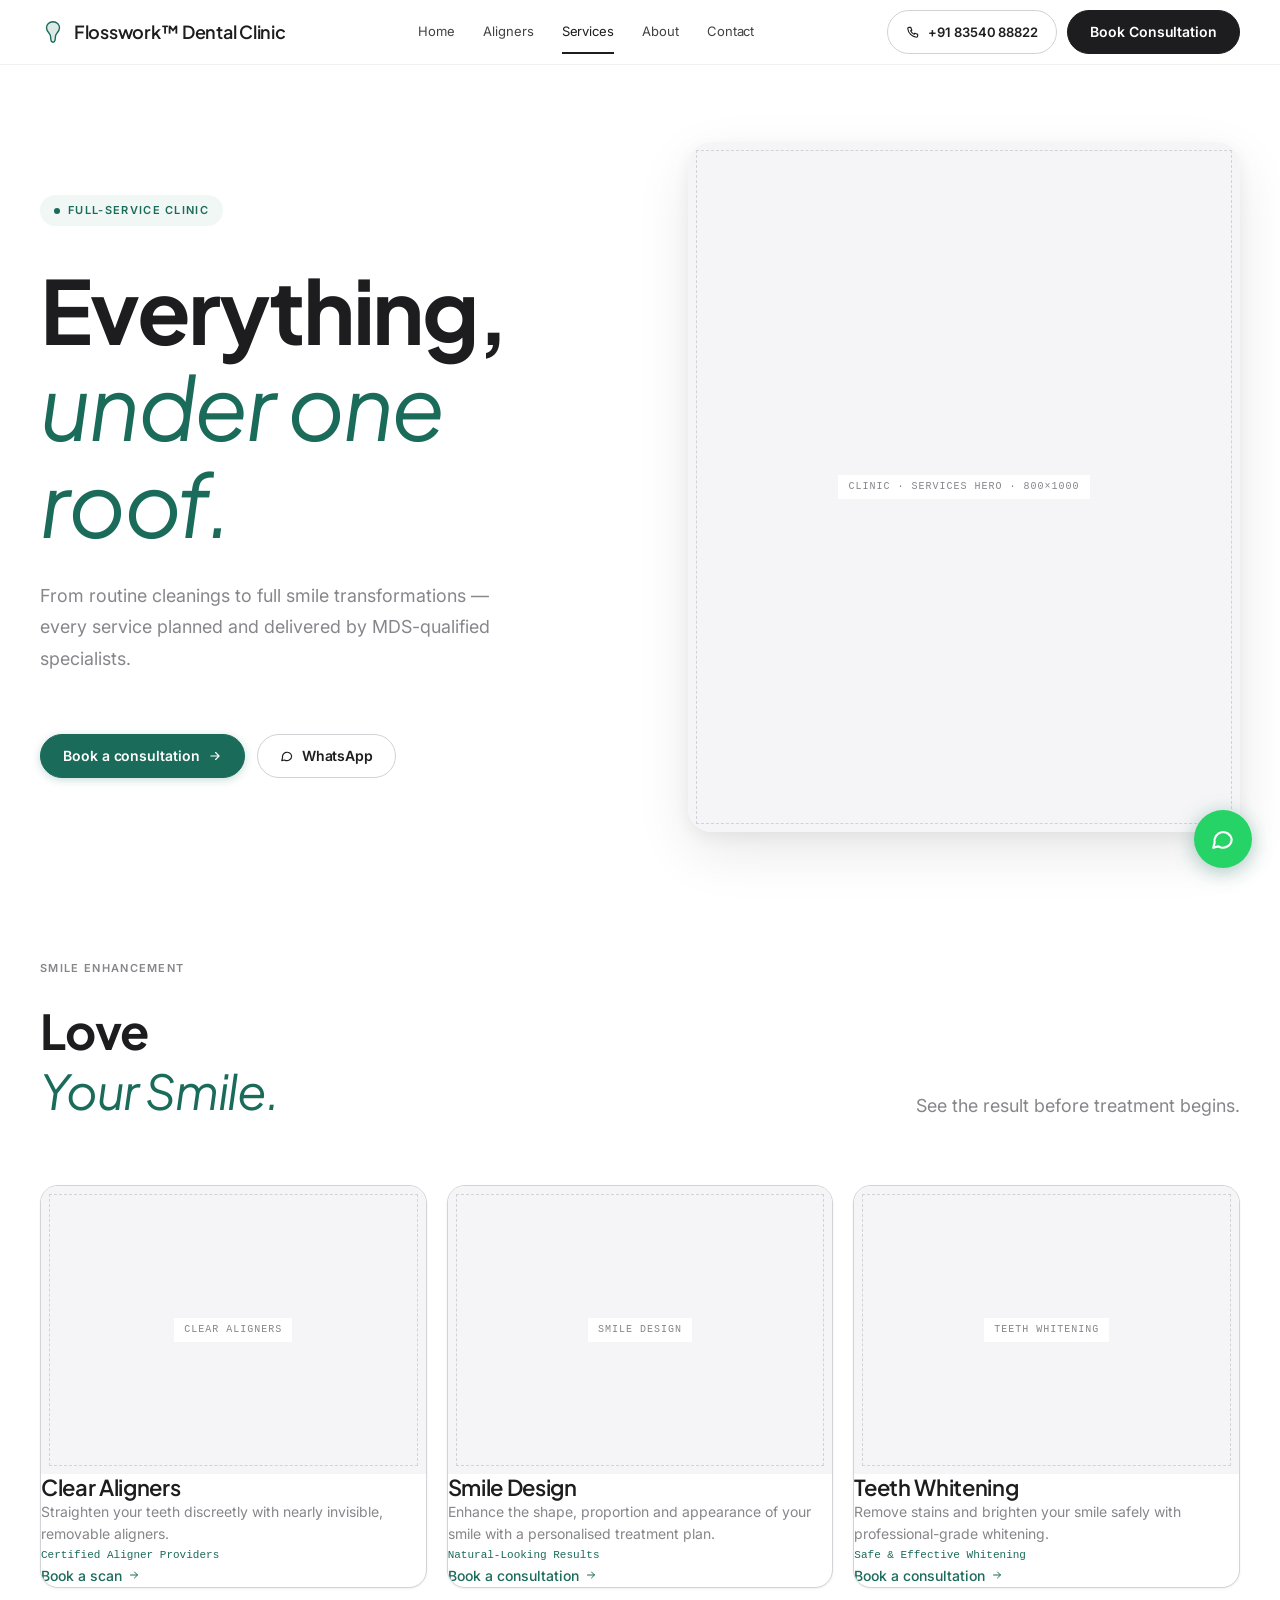
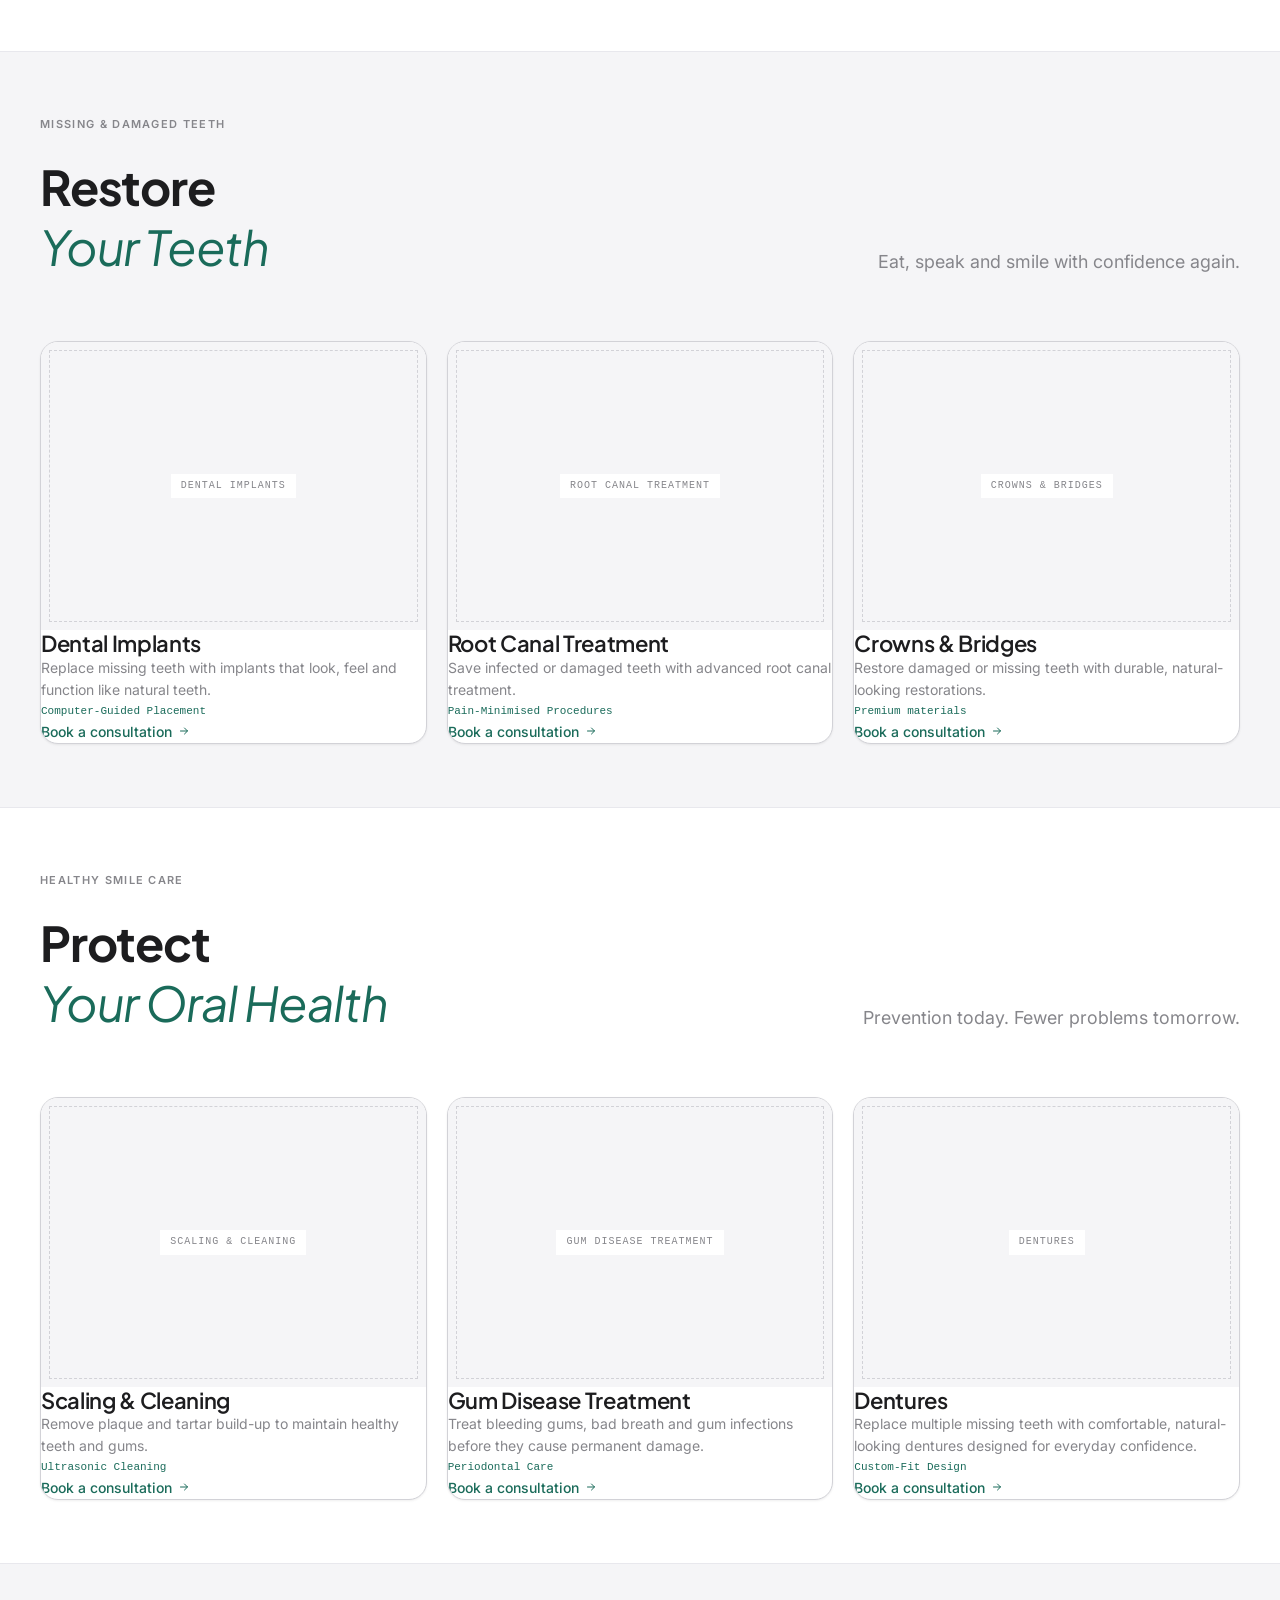
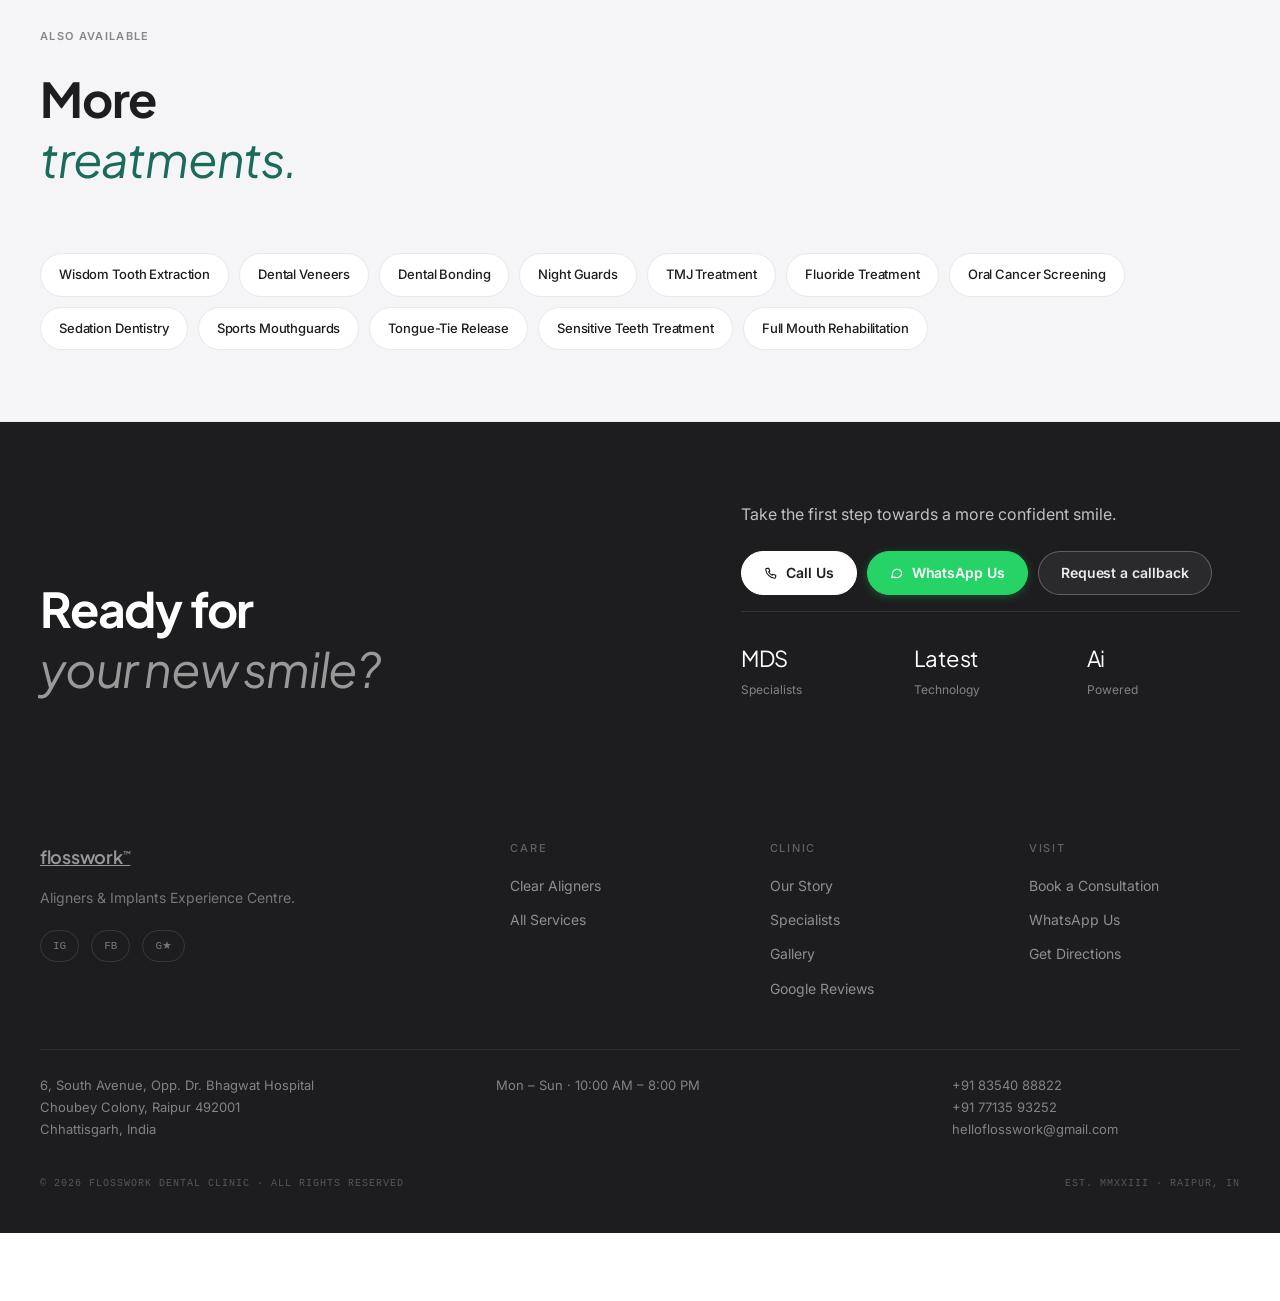
<file: services.html>
<!doctype html>
<html lang="en">
<head>
  <meta charset="utf-8">
  <meta name="viewport" content="width=device-width, initial-scale=1">
  <title>Dental Services in Raipur — Implants, Whitening, Smile Design | Flosswork Dental</title>
  <meta name="description" content="Full-service dental clinic in Raipur. Implants, smile design, teeth whitening, root canal, braces &amp; more. MDS specialists. Book today.">
  <meta name="robots" content="index, follow">
  <link rel="canonical" href="https://www.flossworkdental.com/services.html">
  <meta property="og:type" content="website">
  <meta property="og:url" content="https://www.flossworkdental.com/services.html">
  <meta property="og:title" content="Dental Services in Raipur — Flosswork Dental">
  <meta property="og:description" content="Implants, smile design, whitening, root canal and more. MDS specialists. Book today.">
  <meta property="og:image" content="https://www.flossworkdental.com/images/og-services.jpg">
  <link rel="preconnect" href="https://fonts.googleapis.com">
  <link rel="preconnect" href="https://fonts.gstatic.com" crossorigin>
  <link href="https://fonts.googleapis.com/css2?family=Inter:wght@400;500;600&family=Plus+Jakarta+Sans:ital,wght@0,400;0,500;0,600;1,400&display=swap" rel="stylesheet">
  <link rel="stylesheet" href="css/base.css">
  <link rel="stylesheet" href="css/home.css">
  <link rel="stylesheet" href="css/apple.css">
  <link rel="stylesheet" href="css/mobile-cta.css">
</head>
<body>

<noscript><div class="noscript-banner">Please enable JavaScript. Or call <a href="tel:+918354088822">+91 83540 88822</a></div></noscript>

<!-- NAV MOUNTS — filled immediately by layout.js below -->
<header id="fw-header" role="banner"></header>
<div id="nav-mobile" role="dialog" aria-modal="true" aria-label="Navigation menu"></div>

<!-- Sync: inject nav before <main> renders -->
<script src="js/content.js"></script>
<script src="js/layout.js"></script>

<main id="main-content">

    <!-- ============================================================
         § 1 — HERO
    ============================================================ -->
  <section class="section section--top home-hero" aria-labelledby="svc-h1">
    <div class="wrap">
      <div class="hero-split">

        <div class="hero-split-text reveal">
          <div class="hero-eyebrow">
            <span class="hero-live-badge">
              <span class="hero-live-dot" aria-hidden="true"></span>
              Full-Service Clinic
            </span>
          </div>

          <h1 id="svc-h1" class="display">Everything,<br><em>under one roof.</em></h1>

          <p class="lead">From routine cleanings to full smile transformations — every service planned and delivered by MDS-qualified specialists.</p>

          <div class="hero-ctas">
            <a href="contact.html" class="btn btn--primary" data-track="book_click">Book a consultation <svg width="14" height="14" viewBox="0 0 24 24" fill="none" stroke="currentColor" stroke-width="2" stroke-linecap="round" stroke-linejoin="round" aria-hidden="true"><path d="M5 12h14M13 6l6 6-6 6"/></svg></a>
            <a href="https://wa.me/918354088822?text=Hi%2C+I%27d+like+to+know+more+about+dental+services+at+Flosswork." class="btn btn--ghost" target="_blank" rel="noopener noreferrer" data-track="wa_click"><svg width="14" height="14" viewBox="0 0 24 24" fill="none" stroke="currentColor" stroke-width="2" stroke-linecap="round" stroke-linejoin="round" aria-hidden="true"><path d="M20 12a8 8 0 01-12.2 6.8L3 20l1.3-4.7A8 8 0 1120 12z"/></svg>WhatsApp</a>
          </div>
        </div>

        <div class="hero-split-img reveal reveal-delay-1">
          <div class="hero-img-wrap">
            <div class="placeholder" style="aspect-ratio:4/5"><span>Clinic · services hero · 800×1000</span></div>
          </div>
        </div>

      </div>
    </div>
  </section>


    <!-- ============================================================
         § 2 — COSMETIC & ALIGNER TREATMENTS
    ============================================================ -->
  <section class="section" id="cosmetic" aria-labelledby="cosmetic-h2" style="border-top:none">
    <div class="wrap">
      <div class="section-header">
        <div>
          <div class="eyebrow-row"><span class="eyebrow">Smile Enhancement</span></div>
          <h2 id="cosmetic-h2" class="h2">Love<br><em>Your Smile.</em></h2>
        </div>
        <p class="lead">See the result before treatment begins.</p>
      </div>

      <div class="services-grid">
        <article class="service-card" id="aligners">
          <div class="placeholder service-card-img"><span>Clear Aligners</span></div>
          <h3 class="service-card-name">Clear Aligners</h3>
          <p class="service-card-desc">Straighten your teeth discreetly with nearly invisible, removable aligners.</p>
          <p class="service-card-price">Certified Aligner Providers</p>
          <a href="aligners.html" class="service-card-link">Book a scan <svg width="12" height="12" viewBox="0 0 24 24" fill="none" stroke="currentColor" stroke-width="2" stroke-linecap="round" stroke-linejoin="round" aria-hidden="true"><path d="M5 12h14M13 6l6 6-6 6"/></svg></a>
        </article>
        <article class="service-card" id="smiledesign">
          <div class="placeholder service-card-img"><span>Smile Design</span></div>
          <h3 class="service-card-name">Smile Design</h3>
          <p class="service-card-desc">Enhance the shape, proportion and appearance of your smile with a personalised treatment plan.</p>
          <p class="service-card-price">Natural-Looking Results</p>
          <a href="https://wa.me/918354088822?text=Hi%2C+I%27m+interested+in+smile+design+at+Flosswork." target="_blank" rel="noopener noreferrer" class="service-card-link" data-track="wa_click">Book a consultation <svg width="12" height="12" viewBox="0 0 24 24" fill="none" stroke="currentColor" stroke-width="2" stroke-linecap="round" stroke-linejoin="round" aria-hidden="true"><path d="M5 12h14M13 6l6 6-6 6"/></svg></a>
        </article>
        <article class="service-card" id="whitening">
          <div class="placeholder service-card-img"><span>Teeth Whitening</span></div>
          <h3 class="service-card-name">Teeth Whitening</h3>
          <p class="service-card-desc">Remove stains and brighten your smile safely with professional-grade whitening.</p>
          <p class="service-card-price">Safe & Effective Whitening</p>
          <a href="https://wa.me/918354088822?text=Hi%2C+I%27d+like+to+book+a+teeth+whitening+session+at+Flosswork." target="_blank" rel="noopener noreferrer" class="service-card-link" data-track="wa_click">Book a consultation <svg width="12" height="12" viewBox="0 0 24 24" fill="none" stroke="currentColor" stroke-width="2" stroke-linecap="round" stroke-linejoin="round" aria-hidden="true"><path d="M5 12h14M13 6l6 6-6 6"/></svg></a>
        </article>
      </div>
    </div>
  </section>


    <!-- ============================================================
         § 3 — RESTORATIVE & IMPLANTS
    ============================================================ -->
  <section class="section section--paper" id="restorative" aria-labelledby="restorative-h2">
    <div class="wrap">
      <div class="section-header">
        <div>
          <div class="eyebrow-row"><span class="eyebrow">Missing & Damaged Teeth</span></div>
          <h2 id="restorative-h2" class="h2">Restore<br><em>Your Teeth</em></h2>
        </div>
        <p class="lead">Eat, speak and smile with confidence again.</p>
      </div>

      <div class="services-grid">
        <article class="service-card" id="implants">
          <div class="placeholder service-card-img"><span>Dental Implants</span></div>
          <h3 class="service-card-name">Dental Implants</h3>
          <p class="service-card-desc">Replace missing teeth with implants that look, feel and function like natural teeth.</p>
          <p class="service-card-price">Computer-Guided Placement</p>
          <a href="https://wa.me/918354088822?text=Hi%2C+I%27d+like+to+know+more+about+dental+implants+at+Flosswork." target="_blank" rel="noopener noreferrer" class="service-card-link" data-track="wa_click">Book a consultation <svg width="12" height="12" viewBox="0 0 24 24" fill="none" stroke="currentColor" stroke-width="2" stroke-linecap="round" stroke-linejoin="round" aria-hidden="true"><path d="M5 12h14M13 6l6 6-6 6"/></svg></a>
        </article>
        <article class="service-card" id="rootcanal">
          <div class="placeholder service-card-img"><span>Root Canal Treatment</span></div>
          <h3 class="service-card-name">Root Canal Treatment</h3>
          <p class="service-card-desc">Save infected or damaged teeth with advanced root canal treatment.</p>
          <p class="service-card-price">Pain-Minimised Procedures</p>
          <a href="https://wa.me/918354088822?text=Hi%2C+I+need+a+root+canal+consultation+at+Flosswork." target="_blank" rel="noopener noreferrer" class="service-card-link" data-track="wa_click">Book a consultation <svg width="12" height="12" viewBox="0 0 24 24" fill="none" stroke="currentColor" stroke-width="2" stroke-linecap="round" stroke-linejoin="round" aria-hidden="true"><path d="M5 12h14M13 6l6 6-6 6"/></svg></a>
        </article>
        <article class="service-card" id="braces">
          <div class="placeholder service-card-img"><span>Crowns & Bridges</span></div>
          <h3 class="service-card-name">Crowns & Bridges</h3>
          <p class="service-card-desc">Restore damaged or missing teeth with durable, natural-looking restorations.</p>
          <p class="service-card-price">Premium materials</p>
          <a href="https://wa.me/918354088822?text=Hi%2C+I%27d+like+to+know+more+about+crowns+%26+bridges+at+Flosswork." target="_blank" rel="noopener noreferrer" class="service-card-link" data-track="wa_click">Book a consultation <svg width="12" height="12" viewBox="0 0 24 24" fill="none" stroke="currentColor" stroke-width="2" stroke-linecap="round" stroke-linejoin="round" aria-hidden="true"><path d="M5 12h14M13 6l6 6-6 6"/></svg></a>
        </article>
      </div>
    </div>
  </section>


    <!-- ============================================================
         § 4 — GENERAL TREATMENTS
    ============================================================ -->
  <section class="section" id="general" aria-labelledby="general-h2">
    <div class="wrap">
      <div class="section-header">
        <div>
          <div class="eyebrow-row"><span class="eyebrow">Healthy Smile Care</span></div>
          <h2 id="general-h2" class="h2">Protect<br><em>Your Oral Health</em></h2>
        </div>
        <p class="lead">Prevention today. Fewer problems tomorrow.</p>
      </div>

      <div class="services-grid">
        <article class="service-card" id="cleaning">
          <div class="placeholder service-card-img"><span>Scaling & Cleaning</span></div>
          <h3 class="service-card-name">Scaling & Cleaning</h3>
          <p class="service-card-desc">Remove plaque and tartar build-up to maintain healthy teeth and gums.</p>
          <p class="service-card-price">Ultrasonic Cleaning</p>
          <a href="https://wa.me/918354088822?text=Hi%2C+I%27d+like+to+book+a+cleaning+appointment+at+Flosswork." target="_blank" rel="noopener noreferrer" class="service-card-link" data-track="wa_click">Book a consultation <svg width="12" height="12" viewBox="0 0 24 24" fill="none" stroke="currentColor" stroke-width="2" stroke-linecap="round" stroke-linejoin="round" aria-hidden="true"><path d="M5 12h14M13 6l6 6-6 6"/></svg></a>
        </article>
        <article class="service-card" id="extraction">
          <div class="placeholder service-card-img"><span>Gum Disease Treatment</span></div>
          <h3 class="service-card-name">Gum Disease Treatment</h3>
          <p class="service-card-desc">Treat bleeding gums, bad breath and gum infections before they cause permanent damage.</p>
          <p class="service-card-price">Periodontal Care</p>
          <a href="https://wa.me/918354088822?text=Hi%2C+I%27d+like+to+know+more+about+gum+disease+treatment+at+Flosswork." target="_blank" rel="noopener noreferrer" class="service-card-link" data-track="wa_click">Book a consultation <svg width="12" height="12" viewBox="0 0 24 24" fill="none" stroke="currentColor" stroke-width="2" stroke-linecap="round" stroke-linejoin="round" aria-hidden="true"><path d="M5 12h14M13 6l6 6-6 6"/></svg></a>
        </article>
        <article class="service-card" id="pediatric">
          <div class="placeholder service-card-img"><span>Dentures</span></div>
          <h3 class="service-card-name">Dentures</h3>
          <p class="service-card-desc">Replace multiple missing teeth with comfortable, natural-looking dentures designed for everyday confidence.</p>
          <p class="service-card-price">Custom-Fit Design</p>
          <a href="https://wa.me/918354088822?text=Hi%2C+I%27d+like+to+know+more+about+dentures+at+Flosswork." target="_blank" rel="noopener noreferrer" class="service-card-link" data-track="wa_click">Book a consultation <svg width="12" height="12" viewBox="0 0 24 24" fill="none" stroke="currentColor" stroke-width="2" stroke-linecap="round" stroke-linejoin="round" aria-hidden="true"><path d="M5 12h14M13 6l6 6-6 6"/></svg></a>
        </article>
      </div>
    </div>
  </section>


    <!-- ============================================================
         § 5 — MORE TREATMENTS
    ============================================================ -->
  <section class="section section--paper" id="more-treatments" aria-labelledby="more-h2">
    <div class="wrap">
      <div class="section-header">
        <div>
          <div class="eyebrow-row"><span class="eyebrow">Also available</span></div>
          <h2 id="more-h2" class="h2">More<br><em>treatments.</em></h2>
        </div>
      </div>

      <div class="feature-pills" role="list" aria-label="Other dental treatments">
        <span class="feature-pill" role="listitem">Wisdom Tooth Extraction</span>
        <span class="feature-pill" role="listitem">Dental Veneers</span>
        <span class="feature-pill" role="listitem">Dental Bonding</span>
        <span class="feature-pill" role="listitem">Night Guards</span>
        <span class="feature-pill" role="listitem">TMJ Treatment</span>
        <span class="feature-pill" role="listitem">Fluoride Treatment</span>
        <span class="feature-pill" role="listitem">Oral Cancer Screening</span>
        <span class="feature-pill" role="listitem">Sedation Dentistry</span>
        <span class="feature-pill" role="listitem">Sports Mouthguards</span>
        <span class="feature-pill" role="listitem">Tongue-Tie Release</span>
        <span class="feature-pill" role="listitem">Sensitive Teeth Treatment</span>
        <span class="feature-pill" role="listitem">Full Mouth Rehabilitation</span>
      </div>
    </div>
  </section>


  <div id="fw-cta-mount"></div>

</main>

<div id="fw-footer"><noscript><footer style="background:#f9f8f6;border-top:1px solid #e0e6e6;padding:40px 20px;font-size:13px;color:#3d4a4a"><strong>Flosswork Dental Clinic</strong><br>6, South Avenue, Opp. Dr. Bhagwat Hospital, Choubey Colony, Raipur 492001<br>Phone: <a href="tel:+918354088822">+91 83540 88822</a> | Hours: Mon–Sun 8:00 AM – 8:00 PM</footer></noscript></div>

<script defer src="js/mobile-cta.js"></script>
  <script defer src="js/components.js"></script>
<script defer src="js/home.js"></script>
<script defer src="js/floats.js"></script>
<script defer src="js/tracking.js"></script>
</body>
</html>
</file>
<file: css/base.css>
/* ============================================================
   FLOSSWORK™ — BASE.CSS  v2.0
   Design language from flosswork.in applied to v3 structure.
   Edit :root tokens to restyle everything.
   ============================================================ */

/* Fonts are loaded via <link> in each HTML file — no @import needed here. */

/* ── TOKENS ───────────────────────────────────────────────── */
:root {
  --bg:          #ffffff;
  --paper:       #f8f7f5;
  --ink:         #0f0f0f;
  --ink-soft:    #3d3d3d;
  --ink-mute:    #7a7a7a;
  --line:        #e8e8e8;
  --line-soft:   #f0f0f0;
  --accent:      #1a6b5a;
  --accent-lt:   #edf5f2;
  --accent-mid:  #2d8c75;
  --gold:        #b8936a;
  --gold-soft:   #faf3ec;

  --serif: 'Plus Jakarta Sans', system-ui, -apple-system, sans-serif;
  --sans:  'Inter', system-ui, -apple-system, sans-serif;
  --mono:  ui-monospace, 'SF Mono', Menlo, 'Courier New', monospace;

  /* ── TYPE SCALE ─────────────────────────────────────────────── */
  --fs-display: clamp(36px, 7.5vw, 88px);
  --fs-h1:      clamp(30px, 6vw,   64px);
  --fs-h2:      clamp(24px, 4.2vw, 48px);
  --fs-h3:      clamp(19px, 2.8vw, 30px);
  --fs-h4:      clamp(16px, 2vw,   22px);
  --fs-h5:      clamp(14px, 1.8vw, 18px);
  --fs-lead:    clamp(15px, 1.4vw, 18px);
  --fs-body:    clamp(14px, 1.2vw, 16px);
  --fs-small:   clamp(12px, 1.1vw, 13px);
  --fs-label:   clamp(10px, 1vw,   11px);
  --fs-btn:     clamp(13px, 1.2vw, 14px);

  /* ── LINE HEIGHTS ───────────────────────────────────────────── */
  --lh-tight:   1.1;
  --lh-snug:    1.25;
  --lh-normal:  1.5;
  --lh-relaxed: 1.65;
  --lh-loose:   1.75;

  /* ── LETTER SPACING ─────────────────────────────────────────── */
  --ls-tighter: -.025em;
  --ls-tight:   -.015em;
  --ls-normal:  -.005em;
  --ls-wide:    .06em;
  --ls-wider:   .12em;

  /* ── MEASURE (max-width for readability) ────────────────────── */
  --measure-sm: 42ch;
  --measure-md: 58ch;
  --measure-lg: 72ch;

  --gutter:  clamp(16px, 5vw, 40px);
  --gutter-sm: clamp(12px, 3vw, 20px);
  --maxw:    1320px;
  --nav-h:   68px;
  --cta-h:   68px;

  /* Radius system */
  --r-sm:   6px;
  --r-md:   12px;
  --r-lg:   20px;
  --r-xl:   32px;
  --r-full: 9999px;
  --radius: var(--r-md);

  /* Shadow system */
  --shadow-sm: 0 1px 3px rgba(0,0,0,0.07), 0 1px 2px rgba(0,0,0,0.04);
  --shadow-md: 0 4px 16px rgba(0,0,0,0.08), 0 2px 4px rgba(0,0,0,0.04);
  --shadow-lg: 0 12px 40px rgba(0,0,0,0.10), 0 4px 12px rgba(0,0,0,0.05);
  --shadow-2:  var(--shadow-lg);

  /* Transitions */
  --ease:     cubic-bezier(0.4, 0, 0.2, 1);
  --dur-fast: 150ms;
  --dur-base: 250ms;
  --dur-slow: 400ms;
}

/* ── RESET ──────────────────────────────────────────────────── */
*,*::before,*::after { box-sizing: border-box; }
html { scroll-behavior: smooth; overflow-x: clip; overflow-y: scroll; padding-left: max(0px, env(safe-area-inset-left)); padding-right: max(0px, env(safe-area-inset-right)); }
body { margin:0; padding:0; background:var(--bg); color:var(--ink-soft);
  font-family:var(--sans); font-size:var(--fs-body); line-height:var(--lh-relaxed);
  -webkit-font-smoothing:antialiased; text-rendering:optimizeLegibility; overflow-x:clip; }
h1,h2,h3,h4,h5,h6 { margin:0; font-weight:600; letter-spacing:var(--ls-tight); color:var(--ink); line-height:var(--lh-tight); }
p    { margin:0; }
a    { color:inherit; }
ul   { margin:0; padding:0; list-style:none; }
img  { display:block; max-width:100%; height:auto; }
address { font-style:normal; }
button  { font-family:var(--sans); }

/* ── LAYOUT ─────────────────────────────────────────────────── */
.wrap      { max-width:var(--maxw); margin:0 auto; padding:0 var(--gutter); }
.section   { padding:clamp(48px,12vh,130px) 0; border-top: none; }
.section--top   { border-top:0; }
.section--paper { background:var(--paper); }
.section--ink   { background:var(--ink); color:var(--bg); }
body.has-mobile-cta { padding-bottom:var(--cta-h); }

/* ── TYPOGRAPHY ─────────────────────────────────────────────── */
.display    { font-family:var(--serif); font-size:var(--fs-display); line-height:var(--lh-tight); font-weight:700; letter-spacing:var(--ls-tighter); color:var(--ink); }
.display em { font-style:italic; color:var(--accent); font-weight:400; }
.h2         { font-family:var(--serif); font-size:var(--fs-h2); line-height:var(--lh-snug); letter-spacing:var(--ls-tighter); font-weight:700; }
.h2 em      { font-style:italic; color:var(--accent); font-weight:400; }
.lead       { font-size:var(--fs-lead); line-height:var(--lh-loose); color:var(--ink-mute); max-width:var(--measure-sm); }
.eyebrow    { font-size:var(--fs-label); font-weight:600; letter-spacing:var(--ls-wider); text-transform:uppercase; color:var(--ink-mute); }
.mono       { font-family:var(--mono); font-size:var(--fs-label); letter-spacing:var(--ls-wide); text-transform:uppercase; color:var(--ink-mute); }
.eyebrow-row  { display:flex; align-items:center; gap:14px; margin-bottom:24px; }
.eyebrow-num  { font-family:var(--mono); font-size:11px; color:var(--ink-mute); letter-spacing:.1em; }
.eyebrow-rule { width:20px; height:1px; background:var(--line); flex-shrink:0; }

/* Section label pill (v1.0 style) */
.section-label {
  display:inline-block;
  font-family:var(--sans);
  font-size:11px;
  font-weight:600;
  letter-spacing:.14em;
  text-transform:uppercase;
  color:var(--accent);
  background:var(--accent-lt);
  padding:4px 12px;
  border-radius:var(--r-full);
  margin-bottom:16px;
}

/* ── SECTION HEADER ─────────────────────────────────────────── */
.section-header { display:grid; grid-template-columns:1fr 1.5fr; gap:80px; margin-bottom:56px; align-items:end; }

/* ── BUTTONS ────────────────────────────────────────────────── */
.btn { display:inline-flex; align-items:center; justify-content:center; gap:10px;
  padding:14px 22px; font-family:var(--sans); font-size:14px; font-weight:500;
  border-radius:var(--r-full); border:1px solid transparent; cursor:pointer;
  text-decoration:none; transition:transform var(--dur-base) var(--ease),
  background var(--dur-base) var(--ease), border-color var(--dur-base) var(--ease),
  box-shadow var(--dur-base) var(--ease);
  white-space:nowrap; line-height:1; min-height:44px; }
.btn svg { flex-shrink:0; }
.btn--primary { background:var(--accent); color:#fff; border-color:var(--accent);
  box-shadow:0 2px 12px rgba(26,107,90,0.30); }
.btn--primary:hover { background:var(--accent-mid); border-color:var(--accent-mid);
  transform:translateY(-1px); box-shadow:0 4px 20px rgba(26,107,90,0.40); }
.btn--ghost   { background:transparent; color:var(--ink); border-color:var(--line); }
.btn--ghost:hover { border-color:var(--ink); background:var(--paper); }
.btn--sm      { padding:9px 16px; font-size:13px; min-height:36px; }
.btn--wa      { background:#25d366; color:#fff; border-color:#25d366; }
.btn--wa:hover { background:#1fad56; border-color:#1fad56; transform:translateY(-1px); }
.btn--light   { background:var(--bg); color:var(--ink); border-color:var(--bg); }
.btn--light:hover { transform:translateY(-1px); box-shadow:var(--shadow-md); }
.btn--outline-light { background:transparent; color:var(--bg); border-color:rgba(255,255,255,.3); }
.btn--outline-light:hover { border-color:rgba(255,255,255,.7); }

/* ── LINKS ───────────────────────────────────────────────────── */
.link { display:inline-flex; align-items:center; gap:6px; text-decoration:none;
  color:var(--ink); border-bottom:1px solid var(--ink); padding-bottom:2px;
  transition:color .2s,border-color .2s; font-size:14px; }
.link:hover { color:var(--accent); border-color:var(--accent); }

/* ── FOCUS VISIBLE ──────────────────────────────────────────── */
:focus-visible { outline:2px solid var(--accent); outline-offset:3px; border-radius:2px; }
.btn:focus-visible { outline-offset:4px; }

/* ── PLACEHOLDER ────────────────────────────────────────────── */
.placeholder { background:repeating-linear-gradient(45deg,var(--paper),var(--paper) 12px,#dde4e0 12px,#dde4e0 13px);
  color:var(--ink-mute); display:flex; align-items:center; justify-content:center;
  font-family:var(--mono); font-size:10px; letter-spacing:.1em; text-transform:uppercase;
  position:relative; overflow:hidden; width:100%; }
.placeholder::before { content:""; position:absolute; inset:8px; border:1px dashed #b8c8c0; }
.placeholder span { position:relative; background:var(--bg); padding:4px 10px; }

/* ── NAV ────────────────────────────────────────────────────── */
#fw-header { position:-webkit-sticky; position:sticky; top:0; z-index:200;
  background:rgba(255,255,255,0.94);
  backdrop-filter:blur(20px) saturate(1.4); -webkit-backdrop-filter:blur(20px) saturate(1.4);
  border-bottom:1px solid transparent;
  transition:background var(--dur-base) var(--ease),
    border-color var(--dur-base) var(--ease),
    box-shadow var(--dur-base) var(--ease); }
#fw-header.scrolled { border-bottom-color:var(--line); box-shadow:0 2px 20px rgba(0,0,0,0.06); }
.nav-inner { display:flex; align-items:center; justify-content:space-between; height:var(--nav-h);
  transition:height 320ms cubic-bezier(0.4, 0, 0.2, 1); }

.nav-logo { text-decoration:none; color:var(--ink); flex-shrink:0;
  display:flex; align-items:center; gap:8px; }
.nav-logo-icon { color:var(--accent); flex-shrink:0; }
.wordmark { font-family:var(--serif); font-size:var(--fs-h5); letter-spacing:var(--ls-tight); font-weight:700; }
.wordmark sup { font-size:.45em; color:var(--ink-mute); }

.nav-links { display:flex; align-items:center; gap:32px; }
.nav-link { text-decoration:none; color:var(--ink-soft); font-size:var(--fs-small); font-weight:400;
  letter-spacing:var(--ls-normal); transition:color var(--dur-fast) var(--ease); padding:4px 0; position:relative; }
.nav-link:hover, .nav-link--active { color:var(--accent); }
.nav-link--active::after { content:""; position:absolute; bottom:-2px; left:0; right:0;
  height:1px; background:var(--accent); }

.nav-actions { display:flex; align-items:center; gap:10px; }

/* Nav CTA override — pill black */
.nav-actions .btn--primary { background:var(--ink); border-color:var(--ink); box-shadow:none; }
.nav-actions .btn--primary:hover { background:var(--accent); border-color:var(--accent);
  box-shadow:0 4px 16px rgba(26,107,90,.3); }

/* Hamburger */
#nav-toggle { display:none; background:none; border:none; cursor:pointer;
  padding:8px; color:var(--ink); min-height:44px; min-width:44px;
  align-items:center; justify-content:center; }

/* Mobile menu */
#nav-mobile { display:none; position:fixed; inset:0; z-index:190;
  background:rgba(15,15,15,.5); padding-top: env(safe-area-inset-top); }
#nav-mobile.open { display:flex; }
.nav-mobile-sheet { background:var(--bg); width:min(360px,90vw); height:100%;
  margin-left:auto; padding:24px; display:flex; flex-direction:column; gap:0;
  overflow-y:auto; overscroll-behavior:contain;     /* stop scroll bleeding */
  -webkit-overflow-scrolling:touch;                 /* iOS momentum scroll */
  animation:slideLeft .3s cubic-bezier(.2,.8,.2,1); }

/* iOS-safe body scroll lock — applied by JS when mobile menu opens */
body.fw-nav-open { overflow:hidden; position:fixed; width:100%; }
@keyframes slideLeft { from{transform:translateX(100%)} to{transform:translateX(0)} }
.nav-mobile-close { background:none; border:1px solid var(--line); border-radius:var(--r-full);
  width:44px; height:44px; cursor:pointer; display:flex; align-items:center;
  justify-content:center; margin-left:auto; margin-bottom:32px; color:var(--ink); flex-shrink:0; }
.nav-mobile-links { display:flex; flex-direction:column; }
.nav-mobile-links .nav-link { font-family:var(--serif); font-size:var(--fs-h2); letter-spacing:var(--ls-tight);
  color:var(--ink); padding:16px 0; border-bottom:1px solid var(--line); }
.nav-mobile-links .nav-link--active { color:var(--accent); }
.nav-mobile-actions { margin-top:auto; padding-top:24px; display:flex; flex-direction:column; gap:10px; }


/* ── TRUST STRIP ────────────────────────────────────────────── */
.stats-strip { display:grid; grid-template-columns:repeat(6,1fr);
  background:var(--paper); border-radius:var(--r-lg); border:1px solid var(--line);
  margin-top:24px; overflow:hidden; text-align: center; }
.stat-item   { padding:28px 20px; border-left:1px solid var(--line); }
.stat-item:first-child { border-left:none; }
.stat-value  { font-family:var(--serif); font-size:clamp(32px,3.5vw,48px); line-height:1; letter-spacing:-.02em; display:block; color:var(--ink); }
.stat-label  { font-size:13px; color:var(--ink-mute); display:block; margin-top:6px; }

/* ── HERO STATUS STRIP ──────────────────────────────────────── */
.status-strip { display:flex; align-items:center; justify-content:space-between;
  padding-bottom:0; margin-bottom:0; border: none !important; box-shadow: none !important;
  font-family:var(--mono); font-size:11px; color:var(--ink-mute);
  letter-spacing:.1em; text-transform:uppercase; }
.status-dot   { width:7px; height:7px; border-radius:99px; background:#22c55e;
  box-shadow:0 0 0 4px rgba(34,197,94,.18); display:inline-block; margin-right:10px;
  animation:pulse 2s infinite; }
@keyframes pulse { 0%,100%{opacity:1;transform:scale(1)} 50%{opacity:.5;transform:scale(.8)} }

/* ── HERO IMAGE WRAP ────────────────────────────────────────── */
.hero-img-wrap {
  border-radius:var(--r-xl);
  overflow:hidden;
  position:relative;
  box-shadow:var(--shadow-lg);
}

/* ── HERO FLOATING CARD ─────────────────────────────────────── */
.hero-float { position:absolute; left:24px; bottom:24px;
  background:rgba(255,255,255,0.95); backdrop-filter:blur(12px);
  border:1px solid var(--line); border-radius:var(--r-full);
  padding:12px 20px; max-width:290px;
  display:flex; align-items:center; gap:10px;
  box-shadow:var(--shadow-md); flex-wrap:wrap; }
.hero-float .mono { margin-bottom:0; }
.hero-float-price { font-family:var(--serif); font-size:28px; line-height:1; letter-spacing:-.02em; color:var(--ink); }

/* Hero badge (v1.0 style pill) */
.hero-badge {
  display:inline-flex; align-items:center; gap:8px;
  background:var(--accent-lt); color:var(--accent);
  font-size:12px; font-weight:500; letter-spacing:.04em;
  padding:6px 12px; border-radius:var(--r-full); margin-bottom:20px;
}

/* ── SECTION HEADER RESPONSIVE ───────────────────────────────── */
@media (max-width: 768px) {
  .section-header { grid-template-columns:1fr; gap:20px; margin-bottom:36px; }
}

/* ── SERVICE CARD GRID (v1.0 style) ─────────────────────────── */
.svc-card-grid {
  display:grid;
  grid-template-columns:repeat(3,1fr);
  gap:20px;
}

.svc-card {
  background:var(--bg);
  border-radius:var(--r-lg);
  border:1px solid var(--line);
  overflow:hidden;
  text-decoration:none;
  color:var(--ink);
  display:flex;
  flex-direction:column;
  transition:transform var(--dur-base) var(--ease), box-shadow var(--dur-base) var(--ease);
  box-shadow:var(--shadow-sm);
}
.svc-card:hover {
  transform:translateY(-4px);
  box-shadow:var(--shadow-lg);
}
.svc-card-img {
  aspect-ratio:16/10;
  overflow:hidden;
  background:var(--paper);
  flex-shrink:0;
}
.svc-card-img img { width:100%; height:100%; object-fit:cover;
  transition:transform .6s var(--ease); }
.svc-card:hover .svc-card-img img { transform:scale(1.04); }
.svc-card-body { padding:20px 24px 24px; display:flex; flex-direction:column; flex:1; gap:8px; }
.svc-card-eyebrow { font-family:var(--mono); font-size:var(--fs-label); color:var(--ink-mute); }
.svc-card-name { font-family:var(--serif); font-size:var(--fs-h4); letter-spacing:var(--ls-tight); line-height:var(--lh-snug); color:var(--ink); font-weight:700; }
.svc-card-desc { font-size:var(--fs-body); color:var(--ink-mute); line-height:var(--lh-relaxed); flex:1; }
.svc-card-footer { display:flex; align-items:center; justify-content:space-between;
  margin-top:16px; padding-top:16px; border-top:1px solid var(--line); }
.svc-card-price { font-family:var(--mono); font-size:11px; color:var(--accent); }
.svc-card-arrow { color:var(--ink-mute); transition:color var(--dur-fast) var(--ease),
  transform var(--dur-fast) var(--ease); display:flex; align-items:center; }
.svc-card:hover .svc-card-arrow { color:var(--accent); transform:translateX(4px); }

/* Keep old service-list / service-row for other pages */
.service-list { border-top:1px solid var(--ink); }
.service-row  { display:grid; grid-template-columns:64px 1fr 2fr 160px 40px;
  gap:24px; align-items:center; padding:24px 0;
  border-bottom:1px solid var(--line); text-decoration:none; color:var(--ink);
  transition:padding-left .25s cubic-bezier(.2,.7,.2,1); position:relative; }
.service-row:hover { padding-left:12px; }
.service-row .svc-num  { font-family:var(--mono); font-size:11px; color:var(--ink-mute); }
.service-row .svc-name { font-family:var(--serif); font-size:28px; letter-spacing:-.02em; line-height:1; }
.service-row .svc-desc { font-size:14px; color:var(--ink-soft); }
.service-row .svc-price{ font-family:var(--mono); font-size:11px; color:var(--ink-mute); text-align:right; }
.service-row .svc-arrow{ display:flex; align-items:center; justify-content:flex-end;
  color:var(--ink-mute); transition:color .25s,transform .25s; }
.service-row:hover .svc-arrow { color:var(--accent); transform:translateX(4px); }

/* ── ADVANTAGE GRID ─────────────────────────────────────────── */
.advantage-grid { display:grid; grid-template-columns:repeat(3,1fr); gap:20px; }
.advantage-card { padding:32px 28px 36px; background:var(--bg); min-height:200px;
  display:flex; flex-direction:column; gap:14px;
  border-radius:var(--r-lg); border:1px solid var(--line); box-shadow:var(--shadow-sm);
  transition:transform var(--dur-base) var(--ease), box-shadow var(--dur-base) var(--ease); }
.advantage-card:hover { transform:translateY(-4px); box-shadow:var(--shadow-lg); }
.advantage-stat  { font-family:var(--serif); font-size:36px; line-height:1; letter-spacing:-.02em; color:var(--accent); }
.advantage-title { font-size:16px; font-weight:500; letter-spacing:-.01em; line-height:1.3; color:var(--ink); }
.advantage-desc  { font-size:13px; color:var(--ink-mute); line-height:1.55; margin-top:auto; }
.advantage-meta  { display:flex; justify-content:space-between; align-items:baseline; margin-bottom:4px; }

/* ── PRICING ────────────────────────────────────────────────── */
.pricing-grid { display:grid; grid-template-columns:repeat(3,1fr); gap:20px; }
.pricing-card { padding:36px 28px 40px; display:flex; flex-direction:column; gap:18px;
  position:relative; border-radius:var(--r-xl); border:1.5px solid var(--line);
  background:var(--bg); transition:box-shadow var(--dur-base) var(--ease); }
.pricing-card:hover { box-shadow:var(--shadow-lg); }
.pricing-card--featured { background:linear-gradient(135deg,var(--bg) 0%,var(--accent-lt) 100%);
  border-color:var(--accent); }
.pricing-badge { position:absolute; top:-14px; left:50%; transform:translateX(-50%);
  font-family:var(--sans); font-size:10px; font-weight:600;
  letter-spacing:.12em; text-transform:uppercase; background:var(--accent);
  color:#fff; padding:5px 14px; border-radius:var(--r-full); white-space:nowrap; }
.pricing-tag   { font-family:var(--mono); font-size:var(--fs-label); letter-spacing:var(--ls-wide); color:var(--ink-mute); }
.pricing-name  { font-family:var(--serif); font-size:var(--fs-h3); letter-spacing:var(--ls-tight); font-weight:700; margin-top:4px; }
.pricing-price { font-family:var(--serif); font-size:var(--fs-h1); line-height:var(--lh-tight); letter-spacing:var(--ls-tighter); color:var(--ink); font-weight:700; }
.pricing-emi   { font-size:var(--fs-small); color:var(--ink-mute); margin-top:4px; }
.pricing-divider { height:1px; background:var(--line); margin:4px 0; }
.pricing-features { display:flex; flex-direction:column; gap:10px; flex:1; list-style:none; }
.pricing-feature  { display:flex; align-items:flex-start; gap:10px; font-size:14px; color:var(--ink-soft); }
.pricing-feature::before { display:none; }
.pricing-check { flex-shrink:0; width:16px; height:16px; color:var(--accent); margin-top:1px; }

/* ── DOCTOR CARDS (v1.0 horizontal layout) ─────────────────── */
.doctors-grid { display:grid; grid-template-columns:repeat(3, 1fr); gap:24px;
  margin-bottom:24px; align-items: stretch; }
.doctor-card  { display:flex; gap:24px; align-items:flex-start;
  padding:28px 32px; background:var(--paper);
  border-radius:var(--r-lg); border:1px solid var(--line);
  transition:box-shadow var(--dur-base) var(--ease); height: 100% }
.doctor-card:hover { box-shadow:var(--shadow-lg); }
.doctor-img-wrap {
  width:90px; height:90px; flex-shrink:0;
  border-radius:50%; overflow:hidden;
  background:var(--line); border:3px solid var(--bg);
  box-shadow:var(--shadow-md);
}
.doctor-img-wrap img { width:100%; height:100%; object-fit:cover; object-position:top; }
/* Legacy doctor-img (placeholder div used as avatar circle) */
.doctor-img   { width:90px; height:90px; flex-shrink:0;
  border-radius:50%; overflow:hidden;
  background:var(--line); border:3px solid var(--bg);
  box-shadow:var(--shadow-md); aspect-ratio:1; }
.doctor-body  { flex:1; }
.doctor-role  { font-family:var(--sans); font-size:11px; font-weight:500;
  letter-spacing:.1em; text-transform:uppercase; color:var(--accent); margin-bottom:6px; display:block; }
.doctor-name  { font-family:var(--serif); font-size:24px; letter-spacing:-.02em; margin-bottom:4px; }
.doctor-qual  { font-size:13px; color:var(--ink-mute); margin-bottom:14px; }
.doctor-badges { display:flex; flex-wrap:wrap; gap:6px; margin-bottom:12px; }
.badge        { display:inline-flex; align-items:center; gap:5px; padding:4px 10px;
  font-family:var(--mono); font-size:10px; letter-spacing:.1em; text-transform:uppercase;
  border:1px solid var(--line); color:var(--ink-mute); border-radius:var(--r-full); }
.badge--gold  { border-color:rgba(184,147,106,.4); color:var(--gold); background:var(--gold-soft); }
.doctor-tags  { display:flex; flex-wrap:wrap; gap:5px; }
.doctor-tag   { font-size:11px; color:var(--ink-mute); }
.doctor-tag + .doctor-tag::before { content:"·"; margin-right:5px; }
.doctor-cta   { margin-top:14px; }

/* Team CTA card */
.doctor-cta-card { background:var(--ink); color:var(--bg);
  display:flex; flex-direction:column; justify-content:space-between;
  padding:28px 32px; text-decoration:none; overflow:hidden;
  border-radius:var(--r-lg); min-height: unset; height: 100%;
  transition:box-shadow var(--dur-base) var(--ease); }
.doctor-cta-card:hover { box-shadow:var(--shadow-lg); }
.doctor-cta-num  { font-family:var(--serif); font-size:72px; line-height:.9; letter-spacing:-.03em; }
.doctor-cta-label { font-family:var(--serif); font-size:24px; letter-spacing:-.02em; font-style:italic; }
.doctor-cta-desc { font-size:13px; color:rgba(255,255,255,.6); margin-top:10px; max-width:26ch; }

/* ── REVIEW GRID ────────────────────────────────────────────── */
.review-grid { display:grid; grid-template-columns:repeat(2,1fr); gap:20px; }
.review-card { padding:28px 32px; display:flex; flex-direction:column; gap:16px;
  background:var(--bg); border-radius:var(--r-lg); border:1px solid var(--line);
  box-shadow:var(--shadow-sm); transition:box-shadow var(--dur-base) var(--ease); }
.review-card:hover { box-shadow:var(--shadow-lg); }
.review-stars { display:flex; gap:3px; color:var(--gold); }
.review-stars svg { fill:currentColor; width:14px; height:14px; }
.review-text  { font-family:var(--serif); font-size:20px; line-height:1.4; letter-spacing:-.01em; flex:1; }
.review-footer{ display:flex; justify-content:space-between; align-items:baseline;
  padding-top:16px; border-top:1px solid var(--line); margin-top:auto; }
.review-name  { font-size:14px; font-weight:500; color:var(--ink); }
.review-treatment { font-size:12px; color:var(--ink-mute); }
.review-google{ display:inline-flex; align-items:center; gap:6px; font-family:var(--mono);
  font-size:10px; color:var(--ink-mute); text-decoration:none; margin-top:8px;
  transition:color var(--dur-fast) var(--ease); }
.review-google:hover { color:var(--accent); }

/* ── GOOGLE RATING BLOCK ────────────────────────────────────── */
.g-rating { display:inline-flex; align-items:center; gap:14px; }
.g-rating-num { font-family:var(--serif); font-size:52px; line-height:1; letter-spacing:-.025em; color:var(--ink); }
.g-rating-meta { display:flex; flex-direction:column; gap:4px; }
.g-rating-stars { display:flex; gap:3px; color:var(--gold); }
.g-rating-stars svg { fill:currentColor; width:15px; height:15px; }
.g-rating-count { font-size:12px; color:var(--ink-mute); font-family:var(--mono); letter-spacing:.04em; }

/* ── BEFORE/AFTER SLIDER ────────────────────────────────────── */
.ba-wrap { position:relative; overflow:hidden; cursor:ew-resize;
  user-select:none; width:100%; touch-action:pan-y;
  border-radius:var(--r-lg) var(--r-lg) 0 0; }
.ba-img  { position:absolute; inset:0; width:100%; height:100%; object-fit:cover; }
.ba-mask { position:absolute; inset:0; overflow:hidden; }
.ba-divider { position:absolute; top:0; bottom:0; width:1px; background:white;
  box-shadow:0 0 0 1px rgba(0,0,0,.1); pointer-events:none; }
.ba-handle  { position:absolute; top:50%; width:44px; height:44px; border-radius:999px;
  background:white; border:1px solid var(--line); display:flex; align-items:center;
  justify-content:center; box-shadow:var(--shadow-md); transform:translate(-50%,-50%);
  pointer-events:none; }
.ba-label   { position:absolute; top:12px; font-family:var(--mono); font-size:10px;
  letter-spacing:.1em; text-transform:uppercase; padding:4px 8px; border-radius:var(--r-full); }
.ba-label--before { left:12px; background:rgba(0,0,0,.45); color:white; }
.ba-label--after  { right:12px; background:var(--accent); color:white; }
.ba-card { border-radius:var(--r-lg); overflow:hidden;
  border:1px solid var(--line); box-shadow:var(--shadow-md); }
.ba-meta { display:flex; justify-content:space-between; align-items:baseline;
  padding:14px 20px; background:var(--bg); border-top:1px solid var(--line); }
.ba-treatment { font-family:var(--serif); font-size:18px; letter-spacing:-.015em; }
.ba-duration  { font-family:var(--mono); font-size:11px; color:var(--ink-mute); }

/* ── STATS OUTER — gives the trust strip vertical breathing room */
.stats-outer { padding-bottom: clamp(32px, 4vw, 56px); }

/* ── TRUST RAIL / MARQUEE ────────────────────────────────────── */
.trust-rail {
  overflow: hidden;
  border-top: 1px solid var(--line);
  border-bottom: 1px solid var(--line);
  padding: 14px 0;
  background: var(--paper);
}
.marquee-track {
  display: flex;
  gap: 48px;
  white-space: nowrap;
  width: max-content;
  animation: marquee-scroll 30s linear infinite;
}
.trust-rail:hover .marquee-track { animation-play-state: paused; }
.marquee-item {
  display: inline-flex;
  align-items: center;
  gap: 10px;
  font-family: var(--mono);
  font-size: 11px;
  letter-spacing: .12em;
  text-transform: uppercase;
  color: var(--ink-mute);
  flex-shrink: 0;
}
.marquee-dot {
  width: 5px;
  height: 5px;
  border-radius: 50%;
  background: var(--accent);
  flex-shrink: 0;
}
@keyframes marquee-scroll {
  from { transform: translateX(0); }
  to   { transform: translateX(-50%); }
}
@media (prefers-reduced-motion: reduce) {
  .marquee-track { animation: none; flex-wrap: wrap; gap: 16px; padding: 4px 0; }
}

/* ── PARTNER STRIP ──────────────────────────────────────────── */
.partner-strip { display:grid; grid-template-columns:repeat(4,1fr); gap:16px; }
.partner-item  { padding:24px 20px; border-radius:var(--r-md); border:1px solid var(--line);
  display:flex; flex-direction:column; gap:8px; filter:grayscale(1);
  opacity:.6; transition:filter .25s,opacity .25s,box-shadow .25s; }
.partner-item:hover { filter:none; opacity:1; box-shadow:var(--shadow-md); }
.partner-name  { font-family:var(--serif); font-size:24px; letter-spacing:-.02em; font-style:italic; }

/* ── FAQ ────────────────────────────────────────────────────── */
.faq-list   { border-top:1px solid var(--ink); }
.faq-item   { border-bottom:1px solid var(--line); }
.faq-trigger { width:100%; display:grid; grid-template-columns:56px 1fr 36px;
  gap:20px; align-items:center; padding:24px 0; background:transparent;
  border:none; cursor:pointer; text-align:left; color:var(--ink); }
.faq-trigger:focus-visible { outline:2px solid var(--accent); outline-offset:2px; }
.faq-q    { font-family:var(--serif); font-size:22px; letter-spacing:-.015em; line-height:1.2; }
.faq-icon { display:flex; align-items:center; justify-content:center; width:32px; height:32px;
  border:1px solid var(--line); border-radius:var(--r-full); transition:transform .3s,background .2s,color .2s;
  justify-self:end; color:var(--ink-mute); }
.faq-item.open .faq-icon { background:var(--accent); color:#fff; border-color:var(--accent); transform:rotate(45deg); }
.faq-body { overflow:hidden; max-height:0; transition:max-height .35s cubic-bezier(.2,.8,.2,1); }
.faq-body.open { max-height:500px; }
.faq-answer { display:grid; grid-template-columns:56px 1fr 36px; gap:20px; padding-bottom:24px; }
.faq-answer p { font-size:15px; color:var(--ink-soft); line-height:1.7; max-width:70ch; }

/* ── COMPARISON TABLE ───────────────────────────────────────── */
.compare-table { width:100%; border:1px solid var(--line); border-collapse:collapse;
  border-radius:var(--r-lg); overflow:hidden; }
.compare-table th, .compare-table td { padding:16px 20px; border-bottom:1px solid var(--line); text-align:center; font-size:14px; }
.compare-table th:first-child, .compare-table td:first-child { text-align:left; color:var(--ink-mute); font-family:var(--mono); font-size:11px; letter-spacing:.06em; }
.compare-table thead th { font-family:var(--serif); font-size:20px; font-weight:400; letter-spacing:-.01em; background:var(--paper); }
.compare-table thead th.th-featured { background:var(--ink); color:var(--bg); }
.compare-table tbody tr:last-child td { border-bottom:none; }
.compare-check { color:var(--accent); }
.compare-cross { color:var(--ink-mute); }

/* ── QUIZ ───────────────────────────────────────────────────── */
.quiz-box      { background:var(--accent); border-radius:var(--r-xl); padding:44px 48px; min-height:320px;
  position:relative; overflow:hidden; }
.quiz-box::before { content:''; position:absolute; top:-40%; right:-10%; width:60%;
  aspect-ratio:1; background:radial-gradient(circle,rgba(255,255,255,.08) 0%,transparent 70%);
  pointer-events:none; }
.quiz-progress { display:flex; gap:6px; }
.quiz-pip      { height:2px; width:32px; background:rgba(255,255,255,.25); transition:background .2s; }
.quiz-pip.done { background:white; }
.quiz-q        { font-family:var(--serif); font-size:36px; letter-spacing:-.02em; line-height:1.1;
  margin:28px 0 32px; max-width:24ch; color:white; }
.quiz-options  { display:grid; grid-template-columns:repeat(2,1fr); gap:10px; }
.quiz-option   { padding:18px 22px; text-align:left; border:1.5px solid rgba(255,255,255,.25);
  background:rgba(255,255,255,.08); font-family:var(--sans); font-size:15px; color:white; cursor:pointer;
  display:flex; justify-content:space-between; align-items:center;
  border-radius:var(--r-md); transition:border-color .18s,background .18s; }
.quiz-option:hover { border-color:white; background:rgba(255,255,255,.15); }
.quiz-option:focus-visible { outline:2px solid white; outline-offset:2px; }
.quiz-result   { text-align:center; padding:32px 0; color:white; }
.quiz-result-h { font-family:var(--serif); font-size:44px; letter-spacing:-.025em; line-height:1.05; margin:16px 0 20px; }
.quiz-result-p { font-size:15px; color:rgba(255,255,255,.75); max-width:46ch; margin:0 auto 28px; }

/* ── TIMELINE ───────────────────────────────────────────────── */
.timeline-grid { display:grid; grid-template-columns:repeat(4,1fr); gap:16px; }
.timeline-card { padding:32px 24px; border-radius:var(--r-lg); border:1px solid var(--line);
  min-height:200px; display:flex; flex-direction:column; gap:12px;
  background:var(--bg); box-shadow:var(--shadow-sm); }
.timeline-month { font-family:var(--mono); font-size:11px; color:var(--ink-mute); }
.timeline-label { font-family:var(--serif); font-size:26px; letter-spacing:-.02em; margin-top:6px; color:var(--ink); }
.timeline-desc  { font-size:13px; color:var(--ink-mute); line-height:1.55; }
.timeline-idx   { font-family:var(--mono); font-size:10px; color:var(--ink-mute); margin-top:auto; }

/* ── CONTACT CARDS ──────────────────────────────────────────── */
.contact-cards { display:grid; grid-template-columns:repeat(3,1fr); gap:16px; }
.contact-card  { padding:36px 32px; border-radius:var(--r-lg); border:1px solid var(--line);
  background:var(--bg); text-decoration:none; color:var(--ink); display:flex;
  flex-direction:column; gap:18px; min-height:260px;
  transition:transform var(--dur-base) var(--ease), box-shadow var(--dur-base) var(--ease),
  border-color var(--dur-base) var(--ease); box-shadow:var(--shadow-sm); }
.contact-card:hover { transform:translateY(-4px); box-shadow:var(--shadow-lg); border-color:var(--accent); }
.contact-card-icon { display:flex; justify-content:space-between; align-items:center; }
.contact-card-label { font-family:var(--mono); font-size:11px; color:var(--ink-mute); margin-top:auto; margin-bottom:8px; }
.contact-card-primary { font-family:var(--serif); font-size:26px; letter-spacing:-.02em; margin-bottom:8px; }
.contact-card-secondary { font-size:13px; color:var(--ink-mute); line-height:1.55; margin-bottom:16px; }
.contact-card-cta { display:inline-flex; align-items:center; gap:8px; font-size:14px; font-weight:500; color:var(--accent); }

/* ── HOURS GRID ─────────────────────────────────────────────── */
.hours-grid { display:grid; grid-template-columns:repeat(3,1fr); gap:16px; }
.hours-cell { padding:32px 28px; border-radius:var(--r-lg); border:1px solid var(--line); background:var(--bg); }
.hours-label { font-family:var(--mono); font-size:11px; color:var(--ink-mute); margin-bottom:14px; }
.hours-value { font-family:var(--serif); font-size:22px; letter-spacing:-.015em; line-height:1.4; margin-bottom:8px; color:var(--ink); }
.hours-note  { font-size:13px; color:var(--ink-mute); }

/* ── MAP ────────────────────────────────────────────────────── */
.map-wrap { position:relative; border-radius:var(--r-lg); border:1px solid var(--line); overflow:hidden; }
.map-wrap iframe { display:block; width:100%; height:420px; border:none; }
.map-overlay { position:absolute; left:24px; bottom:24px; background:rgba(255,255,255,.95);
  backdrop-filter:blur(12px); border:1px solid var(--line);
  border-radius:var(--r-lg); padding:18px 22px; max-width:280px; box-shadow:var(--shadow-md); }
.map-overlay address { font-family:var(--serif); font-size:18px; letter-spacing:-.015em; line-height:1.4; margin:8px 0 12px; }

/* ── QUICK INQUIRY ──────────────────────────────────────────── */
.quick-grid { display:grid; grid-template-columns:repeat(3,1fr); gap:12px; }
.quick-card { padding:28px 24px; border-radius:var(--r-lg);
  border:1px solid rgba(255,255,255,.15);
  text-decoration:none; color:var(--bg); display:flex; flex-direction:column;
  gap:14px; min-height:180px; transition:background .2s; }
.quick-card:hover { background:rgba(255,255,255,.07); }
.quick-card-title { font-family:var(--serif); font-size:24px; letter-spacing:-.015em; line-height:1.15; margin-top:auto; }
.quick-card-sub   { font-size:13px; color:rgba(255,255,255,.55); }
.quick-card-cta   { display:inline-flex; align-items:center; gap:8px; font-size:13px; margin-top:auto; }

/* ── ABOUT SHOWCASE GALLERY ─────────────────────────────────── */
.showcase-grid { display:grid; grid-template-columns:repeat(4,1fr); grid-template-rows:240px 240px; gap:10px; border-radius:var(--r-lg); overflow:hidden; }
.showcase-grid .span2 { grid-column:span 2; grid-row:span 2; }

/* ── EQUIPMENT GRID ─────────────────────────────────────────── */
.equipment-grid { display:grid; grid-template-columns:repeat(5,1fr); gap:16px; }
.equipment-card { padding:28px 22px; border-radius:var(--r-lg); border:1px solid var(--line);
  min-height:200px; display:flex; flex-direction:column; gap:12px;
  background:var(--bg); box-shadow:var(--shadow-sm);
  transition:box-shadow var(--dur-base) var(--ease); }
.equipment-card:hover { box-shadow:var(--shadow-lg); }
.equipment-idx  { font-family:var(--mono); font-size:11px; color:var(--ink-mute); }
.equipment-name { font-family:var(--serif); font-size:22px; letter-spacing:-.015em; line-height:1.2; margin-top:6px; color:var(--ink); }
.equipment-desc { font-size:13px; color:var(--ink-mute); line-height:1.5; margin-top:auto; }

/* ── SERVICES PAGE GRID ─────────────────────────────────────── */
.services-grid { display:grid; grid-template-columns:repeat(3,1fr); gap:20px; }
.service-card  { background:var(--bg); border-radius:var(--r-lg); border:1px solid var(--line);
  overflow:hidden; padding:0; display:flex; flex-direction:column;
  box-shadow:var(--shadow-sm); transition:transform var(--dur-base) var(--ease),
  box-shadow var(--dur-base) var(--ease); }
.service-card:hover { transform:translateY(-4px); box-shadow:var(--shadow-lg); }
.service-card-img   { width:100%; aspect-ratio:4/3; object-fit:cover; background:var(--paper); margin-bottom:0; }
.service-card-eyebrow { font-family:var(--mono); font-size:10px; color:var(--ink-mute); }
.service-card-name  { font-family:var(--serif); font-size:22px; letter-spacing:-.015em; line-height:1.2; color:var(--ink); }
.service-card-body  { padding:20px 24px 24px; display:flex; flex-direction:column; gap:10px; flex:1; }
.service-card-desc  { font-size:14px; color:var(--ink-mute); line-height:1.6; flex:1; }
.service-card-price { font-family:var(--mono); font-size:11px; color:var(--accent); }
.service-card-link  { display:inline-flex; align-items:center; gap:6px; font-size:14px; font-weight:500;
  text-decoration:none; color:var(--accent); margin-top:auto; align-self:flex-start;
  transition:opacity var(--dur-fast) var(--ease); }
.service-card-link:hover { opacity:.75; }

/* ── FORM ───────────────────────────────────────────────────── */
.field       { display:flex; flex-direction:column; gap:6px; }
.field label { font-size:11px; font-weight:500; letter-spacing:.1em; text-transform:uppercase; color:var(--ink-mute); }
.field input, .field select, .field textarea {
  padding:12px 14px; background:var(--bg); border:1.5px solid var(--line);
  border-radius:var(--r-md); font-family:var(--sans); font-size:14px; color:var(--ink);
  outline:none; transition:border-color var(--dur-fast) var(--ease); width:100%; }
.field input:focus, .field select:focus, .field textarea:focus { border-color:var(--accent); }
.field textarea { resize:vertical; min-height:100px; }

/* ── FLOATING — CALL FAB ────────────────────────────────────── */
#call-fab { position:fixed; bottom:32px; right:28px; z-index:900;
  width:58px; height:58px; border-radius:var(--r-full); background:#25d366; color:white;
  display:flex; align-items:center; justify-content:center;
  box-shadow:0 4px 20px rgba(26,107,90,.40);
  text-decoration:none; transition:transform var(--dur-base) var(--ease),
  box-shadow var(--dur-base) var(--ease); }
#call-fab:hover { transform:scale(1.1) translateY(-2px); box-shadow:0 8px 28px rgba(26,107,90,.52); }
#call-fab svg   { width:26px; height:26px; }
@media (max-width: 767px) { #call-fab { display:none; } }

/* ── CALLBACK MODAL ─────────────────────────────────────────── */
#callback-modal { display:none; position:fixed; inset:0; z-index:1000;
  background:rgba(0,0,0,.5); align-items:flex-end; justify-content:center; }
#callback-modal.open { display:flex; }
.callback-sheet { width:100%; max-width:520px; background:var(--bg);
  border-radius:var(--r-xl) var(--r-xl) 0 0; padding:32px 28px 40px; position:relative;
  animation:slideUp .3s cubic-bezier(.2,.8,.2,1); }
@keyframes slideUp { from{transform:translateY(100%)} to{transform:translateY(0)} }
@media (min-width:600px) {
  #callback-modal { align-items:center; }
  .callback-sheet { border-radius:var(--r-xl); max-width:460px; animation:fadeScale .22s ease; }
  @keyframes fadeScale { from{opacity:0;transform:scale(.97)} to{opacity:1;transform:scale(1)} }
}
.callback-close   { position:absolute; top:20px; right:20px; background:none;
  border:1px solid var(--line); border-radius:var(--r-full); width:40px; height:40px;
  cursor:pointer; display:flex; align-items:center; justify-content:center; color:var(--ink-soft); }
.callback-eyebrow { font-family:var(--mono); font-size:11px; color:var(--ink-mute); margin-bottom:10px; }
.callback-title   { font-family:var(--serif); font-size:36px; letter-spacing:-.02em; margin-bottom:10px; color:var(--ink); }
.callback-title em { font-style:italic; color:var(--accent); }
.callback-sub     { font-size:14px; color:var(--ink-mute); margin-bottom:24px; line-height:1.6; }
#callback-form    { display:flex; flex-direction:column; gap:16px; }
.callback-btn     { width:100%; margin-top:4px; }
.callback-note    { font-size:13px; color:var(--ink-mute); text-align:center; margin-top:4px; }
.callback-success { text-align:center; padding:20px 0; }
.callback-success h3 { font-family:var(--serif); font-size:28px; letter-spacing:-.02em; margin:12px 0 8px; color:var(--ink); }
.callback-success p  { font-size:14px; color:var(--ink-mute); }
.callback-fallback   { margin-top:12px; font-size:13px; }

/* ── FINAL CTA ──────────────────────────────────────────────── */
.section--ink .fcta-inner {
  background:transparent;
  border-radius:0;
}
.fcta-grid { display:grid; grid-template-columns:1.2fr 1fr; gap:80px; align-items:end; }
.fcta-stats { display:grid; grid-template-columns:repeat(3,1fr); gap:20px;
  padding-top:24px; border-top:1px solid rgba(255,255,255,.15); margin-top:8px; }
.fcta-stat-v { font-family:var(--serif); font-size:24px; letter-spacing:-.02em; color:var(--bg); }
.fcta-stat-l { font-size:12px; color:rgba(255,255,255,.5); margin-top:3px; }
.fcta-trust  { font-size:13px; color:rgba(255,255,255,.5); margin-bottom:24px; }

/* ── FOOTER ─────────────────────────────────────────────────── */
.site-footer { background:var(--ink); color:rgba(255,255,255,.55); padding:64px 0 40px; }
.footer-grid { display:grid; grid-template-columns:2fr 1fr 1fr 1fr; gap:48px; margin-bottom:48px; }
.footer-brand p { margin-top:14px; font-size:14px; color:rgba(255,255,255,.4); max-width:34ch; line-height:1.7; }
.footer-social { display:flex; gap:12px; margin-top:20px; }
.footer-social a { font-family:var(--mono); font-size:11px; color:rgba(255,255,255,.4);
  text-decoration:none; padding:6px 12px; border:1px solid rgba(255,255,255,.12);
  border-radius:var(--r-full); transition:color var(--dur-fast),border-color var(--dur-fast); }
.footer-social a:hover { color:white; border-color:rgba(255,255,255,.4); }
.footer-col-heading { font-family:var(--sans); font-size:11px; font-weight:500; letter-spacing:.16em;
  text-transform:uppercase; color:rgba(255,255,255,.3); margin-bottom:18px; }
.footer-col ul  { display:flex; flex-direction:column; gap:9px; }
.footer-col a   { font-size:14px; color:rgba(255,255,255,.5); text-decoration:none; transition:color var(--dur-fast); }
.footer-col a:hover { color:white; }
.footer-nap     { display:grid; grid-template-columns:1.5fr 1.5fr 1fr; gap:24px;
  padding-top:24px; border-top:1px solid rgba(255,255,255,.08); }
.footer-address,
.footer-hours,
.footer-contact { font-size:13px; color:rgba(255,255,255,.45); line-height:1.7; }
.footer-contact a { color:rgba(255,255,255,.45); text-decoration:none; }
.footer-contact a:hover { color:white; }
.footer-address { transition:color var(--dur-fast) var(--ease); }
.footer-address:hover { color:rgba(255,255,255,.8); }
.footer-bottom  { margin-top:36px; display:flex; justify-content:space-between; align-items:center;
  font-family:var(--mono); font-size:10px; color:rgba(255,255,255,.25);
  letter-spacing:.1em; text-transform:uppercase; }

/* ── NOSCRIPT NOTICE ────────────────────────────────────────── */
.noscript-banner { background:var(--ink); color:var(--bg); text-align:center;
  padding:10px; font-size:13px; }
.noscript-banner a { color:var(--gold); }

/* ── 404 ────────────────────────────────────────────────────── */
.error-page { min-height:80vh; display:flex; align-items:center; }
.error-num  { font-family:var(--serif); font-size:clamp(80px,15vw,180px); line-height:.9;
  letter-spacing:-.04em; color:var(--line); }

/* ── BREADCRUMB ─────────────────────────────────────────────── */
.breadcrumb-bar { padding:14px 0; border-bottom:1px solid var(--line); }
.breadcrumb { display:flex; align-items:center; gap:8px; font-family:var(--mono);
  font-size:11px; color:var(--ink-mute); letter-spacing:.06em; text-transform:uppercase; }
.breadcrumb a { color:var(--ink-mute); text-decoration:none; transition:color var(--dur-fast); }
.breadcrumb a:hover { color:var(--accent); }
.breadcrumb-sep { color:var(--line); }

/* ── SCROLL REVEAL ──────────────────────────────────────────── */
.reveal {
  opacity:0;
  transform:translateY(24px);
  transition:opacity .65s var(--ease), transform .65s var(--ease);
}
.reveal.visible { opacity:1; transform:translateY(0); }
.reveal-delay-1 { transition-delay:.1s; }
.reveal-delay-2 { transition-delay:.2s; }
.reveal-delay-3 { transition-delay:.3s; }

/* ============================================================
   RESPONSIVE
   ============================================================ */

/* ── 1024px ─────────────────────────────────────────────────── */
@media (max-width: 1024px) {
  :root { --gutter: 32px; }
  .nav-links, .nav-actions .btn--ghost, .nav-actions .btn--primary { display:none; }
  #nav-toggle { display:inline-flex; }
  .section-header  { grid-template-columns:1fr 1fr; gap:48px; }
  .svc-card-grid   { grid-template-columns:repeat(2,1fr); }
  .equipment-grid  { grid-template-columns:repeat(3,1fr); }
  .footer-grid     { grid-template-columns:1.5fr 1fr 1fr; }
  .footer-grid > nav:last-child { display:none; }
  .fcta-grid       { grid-template-columns:1fr 1fr; gap:48px; }
  .doctors-grid    { grid-template-columns:1fr; max-width:600px; }
}

/* ── 768px ──────────────────────────────────────────────────── */
@media (max-width: 768px) {
  :root { --gutter: 20px; --nav-h: 64px; }
  .wordmark { font-size:19px; }
  .section-header  { grid-template-columns:1fr; gap:16px; margin-bottom:32px; }
  .section-header .lead { max-width:100%; }

  /* Hero */
  .hero-inner      { grid-template-columns:1fr !important; gap:32px !important; }
  .status-strip    { flex-direction:column; align-items:flex-start; gap:6px; }
  .hero-float      { position:static; margin-top:16px; max-width:100%; border-radius:var(--r-xl); }
  .stats-strip     { grid-template-columns:repeat(2,1fr); }
  .stat-item:nth-child(2) { border-left:1px solid var(--line); }
  .stat-item:nth-child(3) { border-top:1px solid var(--line); border-left:none; }
  .stat-item:nth-child(4) { border-top:1px solid var(--line); }

  /* Trust rail */
  .marquee-track   { gap:32px; }

  /* Service cards → stack */
  .svc-card-grid   { grid-template-columns:1fr; }

  /* Advantage */
  .advantage-grid  { grid-template-columns:1fr 1fr; }

  /* Pricing */
  .pricing-grid    { grid-template-columns:1fr; }

  /* Doctors */
  .doctors-grid    { grid-template-columns:1fr; max-width:100%; }
  .doctor-card     { flex-direction:column; }
  .doctor-cta-card { min-height:160px; }

  /* Reviews */
  .review-grid      { grid-template-columns:1fr; }

  /* Before/after */
  .ba-gallery      { grid-template-columns:1fr !important; }

  /* Partner */
  .partner-strip   { grid-template-columns:repeat(2,1fr); }

  /* FAQ */
  .faq-trigger     { grid-template-columns:36px 1fr 28px; gap:12px; }
  .faq-answer      { grid-template-columns:36px 1fr; }
  .faq-q           { font-size:18px; }

  /* Compare */
  .compare-table th, .compare-table td { padding:12px 14px; font-size:13px; }

  /* Timeline */
  .timeline-grid   { grid-template-columns:1fr 1fr; }

  /* Contact */
  .contact-cards   { grid-template-columns:1fr; }
  .hours-grid      { grid-template-columns:1fr; }
  .quick-grid      { grid-template-columns:1fr; }

  /* About showcase */
  .showcase-grid   { grid-template-columns:1fr 1fr; grid-template-rows:auto; }
  .showcase-grid .span2 { grid-column:span 2; grid-row:span 1; aspect-ratio:16/9; }
  .equipment-grid  { grid-template-columns:1fr; }

  /* Services page */
  .services-grid   { grid-template-columns:1fr; }

  /* Final CTA */
  .fcta-grid       { grid-template-columns:1fr; gap:32px; }
  .fcta-stats      { grid-template-columns:repeat(3,1fr); }

  /* Footer */
  .footer-grid     { grid-template-columns:1fr 1fr; gap:32px; }
  .footer-brand    { grid-column:span 2; }
  .footer-nap      { grid-template-columns:1fr; gap:20px; }
  .footer-bottom   { flex-direction:column; gap:8px; text-align:center; }

  /* Map */
  .map-wrap iframe  { height:300px; }
  .map-overlay      { position:static; margin-top:0; max-width:100%;
    border-top:none; border-radius:0 0 var(--r-lg) var(--r-lg); }

  /* Quiz */
  .quiz-box        { padding:28px 20px; }
  .quiz-options    { grid-template-columns:1fr; }
  .quiz-q          { font-size:26px; }
}


/* ── PRINT ──────────────────────────────────────────────────── */
@media print {
  #fw-header, #call-fab, #callback-modal { display:none !important; }
  .section { padding:24px 0; }
  a[href]::after { content:" (" attr(href) ")"; font-size:11px; color:#666; }
}

/* ── UTILITY ────────────────────────────────────────────────── */
.visually-hidden {
  position:absolute; width:1px; height:1px; padding:0; margin:-1px;
  overflow:hidden; clip:rect(0,0,0,0); white-space:nowrap; border:0;
}
[id] { scroll-margin-top:calc(var(--nav-h) + 16px); }
</file>
<file: css/home.css>
/* ============================================================
   FLOSSWORK™ — HOME.CSS  v1.0
   Homepage-only styles — loaded after base.css on index.html.
   All layout, spacing, and component styles for homepage
   sections that don't exist on other pages.
   ============================================================ */


/* ── HERO ─────────────────────────────────────────────────── */

.home-hero {
  padding-top:    clamp(72px, 9vw, 128px);
  padding-bottom: clamp(56px, 7vw, 96px);
}

/* ── HERO SPLIT — text left / image right ─────────────────── */

.hero-split {
  display: grid;
  grid-template-columns: 1fr;
  gap: clamp(32px, 8vw, 96px);
  align-items: center;
}

@media (min-width: 768px) {
  .hero-split {
    grid-template-columns: 1fr 1fr;
  }
}

/* Left column: stacks headline → lead → CTAs → proof */
.hero-split-text {
  display: flex;
  flex-direction: column;
}

.hero-eyebrow {
  margin-bottom: clamp(24px, 3.5vw, 40px);
}

.hero-split-text .display {
  margin-bottom: clamp(20px, 2.5vw, 28px);
}

.hero-split-text .lead {
  margin-bottom: clamp(24px, 3vw, 32px);
  max-width: 44ch;
}

/* Right column: image + floating card */
.hero-split-img {
  position: relative;
}

.hero-split-img .hero-img-wrap {
  /* No extra styles needed — hero-img-wrap already handles shadow + radius */
}

/* Hero image — clickable link wrapper */
a.hero-split-img {
  text-decoration: none;
  display: block;
}

a.hero-split-img .hero-img-wrap {
  transition: transform var(--dur-base) var(--ease),
              box-shadow var(--dur-base) var(--ease);
}

@media (hover: hover) {
  a.hero-split-img:hover .hero-img-wrap {
    transform: translateY(-6px);
    box-shadow: 0 32px 72px rgba(0,0,0,0.14), 0 8px 20px rgba(0,0,0,0.07);
  }
}

/* Frosted-glass pill that fades in on hover */
.hero-img-cue {
  position: absolute;
  top: clamp(16px, 4vw, 20px);
  left: clamp(16px, 4vw, 20px);
  display: none;
  align-items: center;
  gap: 7px;
  padding: clamp(8px, 2vw, 10px) clamp(14px, 3vw, 18px);
  background: rgba(255,255,255,0.94);
  backdrop-filter: blur(12px);
  -webkit-backdrop-filter: blur(12px);
  border: 1px solid rgba(255,255,255,0.8);
  border-radius: var(--r-full);
  font-size: clamp(12px, 3vw, 13px);
  font-weight: 500;
  color: var(--ink);
  box-shadow: var(--shadow-md);
  opacity: 0;
  transform: translateY(4px);
  transition: opacity var(--dur-base) var(--ease),
              transform var(--dur-base) var(--ease);
  pointer-events: none;
  white-space: nowrap;
  z-index: 2;
}

@media (hover: hover) {
  .hero-img-cue {
    display: inline-flex;
  }

  a.hero-split-img:hover .hero-img-cue {
    opacity: 1;
    transform: translateY(0);
  }
}

/* Eyebrow badge row */
.hero-badge-row {
  display: flex;
  align-items: center;
  gap: 14px;
  margin-bottom: clamp(28px, 4vw, 48px);
}

.hero-live-badge {
  display: inline-flex;
  align-items: center;
  gap: 8px;
  font-size: 11px;
  font-weight: 600;
  letter-spacing: .12em;
  text-transform: uppercase;
  color: var(--accent);
  background: var(--accent-lt);
  padding: 6px 14px;
  border-radius: var(--r-full);
  white-space: nowrap;
}

.hero-live-dot {
  width: 6px;
  height: 6px;
  border-radius: 50%;
  background: var(--accent);
  flex-shrink: 0;
  animation: dot-pulse 2.4s ease-in-out infinite;
}

@keyframes dot-pulse {
  0%, 100% { opacity: 1;  transform: scale(1);   }
  50%       { opacity: .3; transform: scale(.72); }
}

.hero-badge-sep {
  width: 1px;
  height: 14px;
  background: var(--line);
  flex-shrink: 0;
}

.hero-badge-text {
  font-size: 11px;
  font-weight: 400;
  letter-spacing: .1em;
  text-transform: uppercase;
  color: var(--ink-mute);
  white-space: nowrap;
}

/* Headline + sub-copy grid */
.hero-copy {
  display: grid;
  grid-template-columns: 1.55fr 1fr;
  gap: clamp(40px, 6vw, 88px);
  align-items: end;
  padding-bottom: clamp(40px, 5vw, 64px);
}

.hero-ctas {
  display: flex;
  align-items: center;
  gap: clamp(8px, 2vw, 12px);
  margin-top: clamp(20px, 4vw, 28px);
  flex-wrap: wrap;
}

.hero-social-proof {
  display: flex;
  align-items: center;
  gap: 10px;
  margin-top: 18px;
}

.hero-stars {
  display: flex;
  gap: 1px;
  color: var(--gold);
}

.hero-social-text {
  font-size: 13px;
  color: var(--ink-mute);
}

/* Full-width visual below copy */
.hero-visual {
  position: relative;
}

.hero-visual-img-wrap {
  border-radius: var(--r-xl);
  overflow: hidden;
  box-shadow: var(--shadow-lg);
  line-height: 0;
}

.hero-visual-img-wrap img,
.hero-visual-img-wrap .placeholder {
  width: 100%;
  aspect-ratio: 21 / 9;
  display: block;
  border-radius: 0;
}

/* Glassmorphism info cards floating on image */
.hero-card {
  position: absolute;
  bottom: 24px;
  background: rgba(255, 255, 255, .93);
  backdrop-filter: blur(24px) saturate(2);
  -webkit-backdrop-filter: blur(24px) saturate(2);
  border: 1px solid rgba(255, 255, 255, .7);
  border-radius: var(--r-md);
  padding: 16px 20px;
  min-width: 180px;
  box-shadow: 0 8px 40px rgba(0,0,0,.12), 0 2px 6px rgba(0,0,0,.06);
}

.hero-card--left  { left: 28px; }
.hero-card--right { right: 28px; text-align: right; }

.hero-card-label {
  display: block;
  font-family: var(--mono);
  font-size: 10px;
  letter-spacing: .1em;
  text-transform: uppercase;
  color: var(--ink-mute);
  margin-bottom: 6px;
}

.hero-card-value {
  display: block;
  font-family: var(--serif);
  font-size: 27px;
  line-height: 1;
  letter-spacing: -.02em;
  color: var(--ink);
  margin-bottom: 5px;
}

.hero-card-sub {
  display: block;
  font-size: 12px;
  color: var(--ink-mute);
  line-height: 1.45;
}

/* Stats strip sits inside hero, below the image */
.home-hero .stats-strip {
  margin-top: 40px;
}


/* ── FEATURE PILLS ────────────────────────────────────────── */

.feature-pills {
  display: flex;
  flex-wrap: wrap;
  gap: 10px;
  margin-top: 32px;
  margin-bottom: 8px;
}

.feature-pills--grid {
  display: grid;
  grid-template-columns: 1fr 1fr;
}

.feature-pills--grid .feature-pill {
  white-space: nowrap;
  justify-content: center;
  font-size: clamp(11px, 2.8vw, 13px);
  padding: 10px 8px;
  text-align: center;
  overflow: hidden;
  text-overflow: ellipsis;
}

.feature-pill {
  display: inline-flex;
  align-items: center;
  gap: 7px;
  padding: 10px 18px;
  background: var(--bg);
  border: 1px solid var(--line);
  border-radius: var(--r-full);
  font-size: 14px;
  font-weight: 500;
  letter-spacing: -.01em;
  color: var(--ink);
  white-space: nowrap;
  transition: border-color var(--dur-fast) var(--ease),
              background   var(--dur-fast) var(--ease),
              box-shadow   var(--dur-fast) var(--ease);
}

.feature-pill:hover {
  border-color: var(--accent);
  background: var(--accent-lt);
  box-shadow: 0 2px 8px rgba(26, 107, 90, 0.12);
}

.feature-pill svg {
  color: var(--accent);
  flex-shrink: 0;
}


/* ── ALIGNER SPOTLIGHT ────────────────────────────────────── */

.spotlight-grid {
  display: grid;
  grid-template-columns: 1fr;
  gap: clamp(32px, 8vw, 96px);
  align-items: center;
}

@media (min-width: 768px) {
  .spotlight-grid {
    grid-template-columns: 1fr 1.1fr;
  }
}

/* Clickable image — <a> wraps the entire visual block */
.spotlight-visual {
  position: relative;
  flex-shrink: 0;
  text-decoration: none;
  display: block;
  cursor: pointer;
}

/* Hover: lift image + reveal CTA pill overlay */
.spotlight-visual .spotlight-visual-img-wrap {
  transition: transform var(--dur-base) var(--ease),
              box-shadow var(--dur-base) var(--ease);
}

@media (hover: hover) {
  .spotlight-visual:hover .spotlight-visual-img-wrap {
    transform: translateY(-6px);
    box-shadow: 0 32px 72px rgba(0,0,0,0.14), 0 8px 20px rgba(0,0,0,0.07);
  }

  .spotlight-img-cue {
    display: inline-flex;
  }

  .spotlight-visual:hover .spotlight-img-cue {
    opacity: 1;
    transform: translateY(0);
  }
}

/* Overlay pill that appears on hover */
.spotlight-img-cue {
  position: absolute;
  top: clamp(16px, 4vw, 20px);
  left: clamp(16px, 4vw, 20px);
  display: none;
  align-items: center;
  gap: 7px;
  padding: clamp(8px, 2vw, 10px) clamp(14px, 3vw, 18px);
  background: rgba(255,255,255,0.96);
  backdrop-filter: blur(12px);
  -webkit-backdrop-filter: blur(12px);
  border: 1px solid rgba(255,255,255,0.8);
  border-radius: var(--r-full);
  font-size: clamp(12px, 3vw, 13px);
  font-weight: 500;
  color: var(--ink);
  box-shadow: var(--shadow-md);
  opacity: 0;
  transform: translateY(4px);
  transition: opacity var(--dur-base) var(--ease),
              transform var(--dur-base) var(--ease);
  pointer-events: none;
}

.spotlight-visual:hover .spotlight-img-cue {
  opacity: 1;
  transform: translateY(0);
}

.spotlight-visual-img-wrap {
  border-radius: var(--r-xl);
  overflow: hidden;
  box-shadow: var(--shadow-lg);
  line-height: 0;
}

.spotlight-visual-img-wrap img,
.spotlight-visual-img-wrap .placeholder {
  width: 100%;
  aspect-ratio: 4 / 5;
  display: block;
  border-radius: 0;
}

/* Floating specialist card on image */
.spotlight-float {
  position: absolute;
  right: clamp(-12px, -5vw, -18px);
  bottom: clamp(20px, 5vw, 36px);
  background: var(--bg);
  border: 1px solid var(--line);
  border-radius: var(--r-md);
  padding: clamp(14px, 3vw, 16px) clamp(16px, 4vw, 20px);
  min-width: clamp(160px, 40vw, 204px);
  box-shadow: var(--shadow-lg);
  display: flex;
  flex-direction: column;
  gap: 3px;
}

.spotlight-float .mono {
  display: block;
  margin-bottom: 2px;
}

.spotlight-float strong {
  display: block;
  font-size: 14px;
  font-weight: 500;
  color: var(--ink);
}

.spotlight-float-divider {
  height: 1px;
  background: var(--line);
  margin: 10px 0;
}

/* Feature list */
.feature-list {
  list-style: none;
  padding: 0;
  margin: 32px 0 0;
  border-top: 1px solid var(--line);
}

.feature-row {
  display: grid;
  grid-template-columns: 36px 1fr;
  gap: 16px;
  padding: 18px 0;
  border-bottom: 1px solid var(--line-soft);
  align-items: start;
  transition: padding-left var(--dur-base) var(--ease);
}

.feature-row:hover { padding-left: 4px; }

.feature-num {
  font-family: var(--mono);
  font-size: 10px;
  letter-spacing: .1em;
  color: var(--ink-mute);
  padding-top: 3px;
}

.feature-name {
  display: block;
  font-family: var(--serif);
  font-size: 20px;
  letter-spacing: -.015em;
  color: var(--ink);
  margin-bottom: 4px;
  line-height: 1.2;
}

.feature-desc {
  display: block;
  font-size: 13px;
  color: var(--ink-mute);
  line-height: 1.55;
}

.spotlight-ctas {
  display: flex;
  align-items: center;
  gap: 20px;
  margin-top: 32px;
  flex-wrap: wrap;
}

.cta-note {
  font-size: 13px;
  color: var(--ink-mute);
}


/* ── ADVANTAGE ICON ──────────────────────────────────────── */

.advantage-icon {
  width: 44px;
  height: 44px;
  background: var(--accent-lt);
  border-radius: var(--r-md);
  display: flex;
  align-items: center;
  justify-content: center;
  color: var(--accent);
  flex-shrink: 0;
  margin-bottom: 20px;
  transition: background var(--dur-base) var(--ease);
}

.advantage-card:hover .advantage-icon {
  background: var(--accent);
  color: #fff;
}


/* ── SECTION FOOTER LINK ──────────────────────────────────── */

.section-footer {
  margin-top: 28px;
  display: flex;
  justify-content: flex-end;
}


/* ── REVIEWS ──────────────────────────────────────────────── */

.reviews-header {
  display: grid;
  grid-template-columns: 1fr auto;
  gap: 48px;
  align-items: end;
  margin-bottom: 48px;
}


/* ── FINAL CTA ────────────────────────────────────────────── */

/* h2 colour in dark section */
.section--ink .h2            { color: var(--bg); }
.section--ink .h2 em         { color: rgba(255,255,255,.6); }

.fcta-body {
  font-size: 16px;
  line-height: 1.65;
  color: rgba(255,255,255,.72);
  margin-bottom: 24px;
  max-width: 46ch;
}

.fcta-ctas {
  display: flex;
  gap: 10px;
  flex-wrap: wrap;
  margin-bottom: 16px;
}

.fcta-callback-link {
  background: none;
  border: none;
  cursor: pointer;
  font-size: 13px;
  color: rgba(255,255,255,.45);
  padding: 0;
  font-family: var(--sans);
  transition: color var(--dur-fast) var(--ease);
  display: block;
  margin-bottom: 32px;
  text-decoration: underline;
  text-underline-offset: 3px;
  text-align: left;
}

.fcta-callback-link:hover { color: rgba(255,255,255,.8); }


/* ── RESPONSIVE ───────────────────────────────────────────── */

@media (max-width: 1024px) {
  .spotlight-float { right: 0; }

  /* Slight column ratio shift on tablet */
  .hero-split { grid-template-columns: 1fr 1fr; gap: clamp(32px, 5vw, 56px); }
}

@media (max-width: 768px) {

  /* Hero split → stacks text first, image below */
  .hero-split {
    grid-template-columns: 1fr;
    gap: 40px;
  }

  /* On mobile the portrait image becomes too tall — use landscape */
  .hero-split-img .placeholder,
  .spotlight-visual-img-wrap .placeholder { aspect-ratio: 3/2 !important; }

  /* Floating card hidden on mobile (too cramped in landscape ratio) */
  /* hero-float visible on mobile too */

  /* Hover cue irrelevant on touch */
  .hero-img-cue { display: none; }

  /* Feature pills wrap naturally on mobile — no override needed */

  /* Simplify badge on small screens */
  .hero-badge-sep,
  .hero-badge-text { display: none; }

  /* Floating cards too crowded on mobile */
  .hero-card { display: none; }

  .spotlight-grid {
    grid-template-columns: 1fr;
    gap: 40px;
  }

  .spotlight-float {
    position: absolute;
    right: clamp(12px, 4vw, 20px);
    bottom: clamp(12px, 4vw, 20px);
    margin-top: 0;
    width: auto;
    min-width: clamp(140px, 45vw, 200px);
  }

  .spotlight-img-cue { display: none; } /* hover cue irrelevant on touch */

  .reviews-header {
    grid-template-columns: 1fr;
    gap: 20px;
  }

  .fcta-ctas { flex-direction: column; }
  .fcta-ctas .btn { justify-content: center; }
}
</file>
<file: css/apple.css>
/* ============================================================
   FLOSSWORK™ — APPLE.CSS
   Premium design layer — loaded after base.css & home.css
   Inspired by Apple.com design language
   ============================================================ */

/* ── REFINED TOKENS ────────────────────────────────────────── */
:root {
  --paper:      #f5f5f7;
  --ink:        #1d1d1f;
  --ink-soft:   #424245;
  --ink-mute:   #86868b;
  --line:       #d2d2d7;
  --line-soft:  #e8e8ed;
  --accent:     #1a6b5a;
  --accent-lt:  #f0f7f4;
  --accent-mid: #1f7d68;
  --nav-h:      64px;

  --shadow-sm:  0 1px 3px rgba(0,0,0,0.04), 0 1px 2px rgba(0,0,0,0.03);
  --shadow-md:  0 4px 24px rgba(0,0,0,0.07), 0 2px 6px rgba(0,0,0,0.04);
  --shadow-lg:  0 20px 56px rgba(0,0,0,0.09), 0 6px 16px rgba(0,0,0,0.05);

  --r-sm:  4px;
  --r-md:  10px;
  --r-lg:  18px;
  --r-xl:  24px;

  --ease:     cubic-bezier(0.25, 0.1, 0.25, 1);
  --dur-base: 300ms;
  --dur-fast: 180ms;
}

/* ── BASE ──────────────────────────────────────────────────── */
/* type scale, line-heights defined in base.css via tokens */

/* ── SECTION LAYOUT ────────────────────────────────────────── */
.section {
  padding: clamp(48px, 7vh, 96px) 0;
  border-top: 1px solid var(--line-soft);
}

.section--top { border-top: 0; }

.section--paper { background: var(--paper); }

.section--ink { background: var(--ink); }

.section-header {
  margin-bottom: clamp(40px, 8vw, 64px);
  gap: clamp(32px, 8vw, 96px);
  display: grid;
  grid-template-columns: 1fr;
}

@media (min-width: 768px) {
  .section-header {
    grid-template-columns: 1fr auto;
  }
}

/* ── NAV — Apple slim glass ────────────────────────────────── */
#fw-header {
  background: rgba(255, 255, 255, 0.75);
  backdrop-filter: blur(24px) saturate(200%);
  -webkit-backdrop-filter: blur(24px) saturate(200%);
  border-bottom: 1px solid rgba(0, 0, 0, 0.06);
  box-shadow: none;
  transition: background var(--dur-base) var(--ease),
              border-color var(--dur-base) var(--ease),
              box-shadow var(--dur-base) var(--ease);
}

#fw-header.scrolled {
  background: rgba(255, 255, 255, 0.9);
  border-bottom-color: rgba(0, 0, 0, 0.1);
  /* Two-layer shadow: hairline edge + soft ambient */
  box-shadow: 0 1px 0 rgba(0, 0, 0, 0.05),
              0 4px 24px rgba(0, 0, 0, 0.04);
}

.nav-inner {
  height: var(--nav-h);
}

.wordmark {
  font-size: var(--fs-h5);
  letter-spacing: var(--ls-tight);
  font-weight: 600;
}

.nav-link {
  font-size: var(--fs-small);
  letter-spacing: var(--ls-normal);
  color: var(--ink-soft);
  transition: color var(--dur-fast) var(--ease);
  padding: 8px 0;
}

@media (hover: hover) {
  .nav-link:hover { color: var(--ink); }
}

.nav-link--active { color: var(--ink); }

.nav-link--active::after {
  height: 1.5px;
  background: var(--ink);
  bottom: -3px;
}

.nav-links { gap: clamp(16px, 3vw, 28px); }

/* Nav CTA — minimal pill */
.nav-actions .btn--ghost {
  background: transparent;
  border-color: var(--line);
  color: var(--ink);
  font-size: var(--fs-small);
  padding: 10px 18px;
  min-height: 44px;
  border-radius: var(--r-full);
  letter-spacing: var(--ls-normal);
}

.nav-actions .btn--ghost:hover {
  border-color: var(--ink);
  background: transparent;
  transform: none;
}

/* ── HERO ──────────────────────────────────────────────────── */

/* Stats strip outer wrapper */
.stats-outer {
  max-width: var(--maxw);
  margin: 0 auto;
}

.home-hero {
  padding-top: clamp(48px, 6vw, 96px);
  padding-bottom: clamp(32px, 5vw, 72px);
}

/* Hero sub-column (lead + CTA) */
.hero-sub {
  display: flex;
  flex-direction: column;
  gap: 0;
  padding-bottom: 8px;
}

.hero-sub .lead {
  margin-bottom: 28px;
}

/* Heading + sub-copy grid */
.hero-copy {
  display: grid;
  grid-template-columns: 1.6fr 1fr;
  gap: clamp(48px, 7vw, 104px);
  align-items: end;
  padding-bottom: clamp(48px, 6vw, 80px);
}

/* Hero image */
.hero-img-wrap,
.hero-visual-img-wrap {
  border-radius: var(--r-xl);
  overflow: hidden;
  box-shadow: var(--shadow-lg);
}

/* Hero floating stat pill — glassmorphism */
.hero-float {
  position: absolute;
  left: clamp(16px, 4vw, 28px);
  bottom: clamp(16px, 4vw, 28px);
  background: rgba(255, 255, 255, 0.88);
  backdrop-filter: blur(20px) saturate(180%);
  -webkit-backdrop-filter: blur(20px) saturate(180%);
  border: 1px solid rgba(255, 255, 255, 0.6);
  border-radius: var(--r-full);
  padding: clamp(10px, 2.5vw, 12px) clamp(16px, 4vw, 22px);
  box-shadow: 0 8px 32px rgba(0, 0, 0, 0.1), 0 2px 6px rgba(0, 0, 0, 0.06);
  font-size: clamp(12px, 3vw, 13px);
  color: var(--ink-mute);
  letter-spacing: -.01em;
}

/* ── BUTTONS — clean Apple pill style ─────────────────────── */
.btn {
  border-radius: var(--r-full);
  font-size: var(--fs-btn);
  font-weight: 600;
  letter-spacing: var(--ls-normal);
  padding: clamp(11px, 3vw, 13px) clamp(18px, 5vw, 22px);
  min-height: 44px;
  transition: opacity var(--dur-fast) var(--ease),
              transform var(--dur-fast) var(--ease),
              background var(--dur-fast) var(--ease),
              box-shadow var(--dur-fast) var(--ease);
  display: inline-flex;
  align-items: center;
  justify-content: center;
  gap: 8px;
}

.btn--primary {
  background: var(--accent);
  border-color: var(--accent);
  color: #fff;
  box-shadow: 0 2px 8px rgba(26, 107, 90, 0.24);
}

@media (hover: hover) {
  .btn--primary:hover {
    background: var(--accent-mid);
    border-color: var(--accent-mid);
    transform: translateY(-1px);
    box-shadow: 0 4px 16px rgba(26, 107, 90, 0.32);
  }
}

.btn--primary:active {
  transform: translateY(0);
}

.btn--ghost {
  border-color: var(--line);
  color: var(--ink);
  background: transparent;
}

@media (hover: hover) {
  .btn--ghost:hover {
    border-color: var(--ink-soft);
    background: rgba(0, 0, 0, 0.02);
  }
}

.btn--light {
  background: #fff;
  color: var(--ink);
  border-color: #fff;
}

@media (hover: hover) {
  .btn--light:hover {
    transform: translateY(-1px);
    box-shadow: var(--shadow-md);
  }
}

.btn--outline-light {
  border-color: rgba(255, 255, 255, 0.25);
  color: rgba(255, 255, 255, 0.9);
  background: rgba(255, 255, 255, 0.06);
}

@media (hover: hover) {
  .btn--outline-light:hover {
    border-color: rgba(255, 255, 255, 0.55);
    background: rgba(255, 255, 255, 0.12);
  }
}

.btn--wa {
  background: #25d366;
  border-color: #25d366;
  color: #fff;
  box-shadow: 0 2px 8px rgba(37, 211, 102, 0.28);
}

@media (hover: hover) {
  .btn--wa:hover {
    background: #1fbd5a;
    border-color: #1fbd5a;
    transform: translateY(-1px);
    box-shadow: 0 4px 16px rgba(37, 211, 102, 0.36);
  }
}

/* ── STATS STRIP ───────────────────────────────────────────── */
.stats-strip {
  border-radius: var(--r-xl);
  background: var(--paper);
  border: 1px solid var(--line-soft);
  margin-top: 48px;
  box-shadow: none;
}

.stat-item {
  padding: 32px 24px;
  border-left: 1px solid var(--line-soft);
}

.stat-value {
  font-size: var(--fs-h3);
  color: var(--ink);
  letter-spacing: var(--ls-tighter);
  font-weight: 700;
}

.stat-label {
  font-size: var(--fs-label);
  color: var(--ink-mute);
  margin-top: 6px;
  letter-spacing: var(--ls-normal);
}

/* ── ALIGNER SPOTLIGHT ─────────────────────────────────────── */
.spotlight-grid {
  gap: clamp(56px, 8vw, 112px);
}

.spotlight-visual-img-wrap {
  border-radius: var(--r-xl);
  overflow: hidden;
  box-shadow: var(--shadow-lg);
}

/* Floating card on spotlight image */
.spotlight-float {
  background: rgba(255, 255, 255, 0.92);
  backdrop-filter: blur(24px) saturate(180%);
  -webkit-backdrop-filter: blur(24px) saturate(180%);
  border: 1px solid rgba(255, 255, 255, 0.6);
  border-radius: var(--r-md);
  padding: 12px 16px;
  box-shadow: 0 8px 32px rgba(0,0,0,0.12), 0 2px 6px rgba(0,0,0,0.06);
  right: -20px;
  bottom: 28px;
  min-width: 0;
}

.spotlight-float .mono {
  font-size: var(--fs-label);
  letter-spacing: var(--ls-wide);
}

.spotlight-float strong {
  font-size: var(--fs-small);
  font-weight: 600;
}

.spotlight-float-divider {
  margin: 8px 0;
}

/* Feature rows — single column, no number gutter */
.feature-list {
  margin-top: 40px;
}

.feature-row {
  display: block;
  padding: 20px 0;
  border-bottom: 1px solid var(--line-soft);
  transition: padding-left var(--dur-base) var(--ease);
}

.feature-row:hover { padding-left: 8px; }

.feature-name {
  font-size: 22px;
  letter-spacing: -.02em;
  margin-bottom: 0;
  line-height: 1.2;
}

.feature-desc {
  font-size: 14px;
  color: var(--ink-mute);
  line-height: 1.55;
  margin-top: 4px;
}

.spotlight-ctas {
  margin-top: 40px;
  gap: 24px;
}

/* ── SERVICE CARDS ─────────────────────────────────────────── */
.svc-card-grid {
  display: grid;
  grid-template-columns: 1fr;
  gap: clamp(16px, 4vw, 24px);
}

@media (min-width: 640px) {
  .svc-card-grid {
    grid-template-columns: repeat(2, 1fr);
  }
}

@media (min-width: 1024px) {
  .svc-card-grid {
    grid-template-columns: repeat(3, 1fr);
  }
}

.svc-card {
  border-radius: var(--r-xl);
  border: 1px solid var(--line-soft);
  background: #fff;
  box-shadow: none;
  transition: box-shadow var(--dur-base) var(--ease);
}

@media (hover: hover) {
  .svc-card:hover {
    box-shadow: var(--shadow-md);
  }
}

.svc-card-body {
  padding: clamp(20px, 5vw, 28px);
  gap: 10px;
}

.svc-card-name {
  font-size: clamp(18px, 4vw, 22px);
  letter-spacing: -.02em;
  line-height: 1.2;
}

.svc-card-desc {
  font-size: clamp(13px, 3vw, 14px);
  color: var(--ink-mute);
  line-height: 1.6;
}

/* ── ADVANTAGE CARDS ───────────────────────────────────────── */
.advantage-grid {
  display: grid;
  grid-template-columns: repeat(2, 1fr);
  gap: clamp(10px, 3vw, 16px);
  align-items: start;
}

@media (min-width: 1024px) {
  .advantage-grid {
    grid-template-columns: repeat(3, 1fr);
  }
}

.advantage-card {
  padding: clamp(20px, 4vw, 28px) clamp(16px, 3vw, 24px);
  border-radius: var(--r-xl);
  border: 1px solid var(--line-soft);
  box-shadow: none;
  background: #fff;
  min-height: 0;
  transition: box-shadow var(--dur-base) var(--ease);
}

@media (hover: hover) {
  .advantage-card:hover {
    box-shadow: var(--shadow-md);
  }
}

.advantage-icon { display: none; }
.advantage-desc { display: none; }

.advantage-stat {
  font-size: var(--fs-h3);
  letter-spacing: var(--ls-tighter);
  color: var(--accent);
  line-height: var(--lh-tight);
  font-family: var(--serif);
  font-weight: 700;
}

.advantage-title {
  font-size: var(--fs-label);
  font-weight: 500;
  color: var(--ink-mute);
  letter-spacing: var(--ls-wide);
  line-height: 1.3;
  margin-top: 6px;
  text-transform: uppercase;
  font-family: var(--mono);
  white-space: nowrap;
  overflow: hidden;
  text-overflow: ellipsis;
}

.advantage-desc {
  font-size: 14px;
  color: var(--ink-mute);
  line-height: 1.6;
}

/* ── PLACEHOLDER ───────────────────────────────────────────── */
.placeholder {
  background: var(--paper);
  background-image: none;
  border: none;
}

.placeholder::before { border-color: var(--line); }

/* ── FINAL CTA ─────────────────────────────────────────────── */
.section--ink { background: #1d1d1f; }

.section--ink .h2 { color: #fff; }
.section--ink .h2 em { color: rgba(255, 255, 255, 0.55); }

.fcta-grid {
  gap: clamp(48px, 8vw, 120px);
  padding: 16px 0;
}

.fcta-stat-v {
  font-size: 22px;
  letter-spacing: -.025em;
}

.fcta-stat-l {
  font-size: 12px;
  color: rgba(255, 255, 255, 0.45);
}

.fcta-stats {
  border-top: 1px solid rgba(255, 255, 255, 0.1);
  padding-top: 28px;
  margin-top: 12px;
}

/* ── SECTION LABEL ─────────────────────────────────────────── */
.section-label {
  font-size: 12px;
  letter-spacing: .12em;
  padding: 5px 14px;
  background: var(--accent-lt);
  color: var(--accent);
}

/* ── LINKS ─────────────────────────────────────────────────── */
.link {
  font-size: 14px;
  font-weight: 500;
  color: var(--accent);
  border-bottom-color: rgba(26, 107, 90, 0.3);
  letter-spacing: -.01em;
  transition: color var(--dur-fast) var(--ease),
              border-color var(--dur-fast) var(--ease);
  gap: 5px;
}

.link:hover {
  color: var(--accent-mid);
  border-color: var(--accent-mid);
}

/* ── CALL FAB ──────────────────────────────────────────────── */
#call-fab {
  box-shadow: 0 4px 20px rgba(26, 107, 90, 0.36);
  transition: transform var(--dur-base) var(--ease),
              box-shadow var(--dur-base) var(--ease);
}

#call-fab:hover {
  transform: scale(1.08) translateY(-2px);
  box-shadow: 0 8px 32px rgba(26, 107, 90, 0.48);
}

/* ── SCROLL REVEAL ─────────────────────────────────────────── */
.reveal {
  opacity: 0;
  transform: translateY(22px);
  transition: opacity 0.72s var(--ease), transform 0.72s var(--ease);
}

.reveal.visible {
  opacity: 1;
  transform: translateY(0);
}

.reveal-delay-1 { transition-delay: .08s; }
.reveal-delay-2 { transition-delay: .16s; }
.reveal-delay-3 { transition-delay: .24s; }
.reveal-delay-4 { transition-delay: .32s; }
.reveal-delay-5 { transition-delay: .40s; }
.reveal-delay-6 { transition-delay: .48s; }

/* ── MOBILE SHEET — glass style ────────────────────────────── */
.nav-mobile-sheet {
  background: rgba(255, 255, 255, 0.96);
  backdrop-filter: blur(24px) saturate(180%);
  -webkit-backdrop-filter: blur(24px) saturate(180%);
  overscroll-behavior: contain;
  -webkit-overflow-scrolling: touch;
}

/* ── HERO SPLIT — Apple-refined spacing ────────────────────── */
.hero-split-text .display {
  margin-bottom: clamp(20px, 2.5vw, 28px);
}

.hero-eyebrow {
  margin-bottom: clamp(24px, 3vw, 36px);
}

/* ── FEATURE PILLS — refined for Apple palette ─────────────── */
.feature-pill {
  border-color: var(--line-soft);
  font-size: 13px;
  letter-spacing: -.01em;
}

.feature-pill:hover {
  border-color: var(--accent);
  background: var(--accent-lt);
}

/* ── ADVANTAGE ICON — match Apple radius system ─────────────── */
.advantage-icon {
  border-radius: var(--r-sm);
  width: 40px;
  height: 40px;
  margin-bottom: 18px;
}

/* ── STATS STRIP ─────────────────────────────────────────────── */
.stats-strip {
  display: grid;
  grid-template-columns: repeat(3, 1fr);
  gap: 0;
  margin-top: clamp(28px, 6vw, 40px);
}

.stats-strip .stat-item {
  padding: 18px 12px;
  border-left: 1px solid var(--line-soft);
  border-top: none;
}

.stats-strip .stat-item:nth-child(1),
.stats-strip .stat-item:nth-child(4) {
  border-left: none;
}

.stats-strip .stat-item:nth-child(4),
.stats-strip .stat-item:nth-child(5),
.stats-strip .stat-item:nth-child(6) {
  border-top: 1px solid var(--line-soft);
}

.stats-strip .stat-value {
  font-size: clamp(16px, 4vw, 42px);
}

.stats-strip .stat-label {
  font-size: clamp(10px, 2.5vw, 12px);
  margin-top: 4px;
}

@media (min-width: 1024px) {
  .stats-strip {
    grid-template-columns: repeat(6, 1fr);
  }

  .stats-strip .stat-item {
    padding: 32px 24px;
    border-top: none !important;
    border-left: 1px solid var(--line-soft);
  }

  .stats-strip .stat-item:first-child {
    border-left: none;
  }
}

.svc-card-img { display: none; }
.svc-card-body {
  display: grid;
  grid-template-columns: 1fr auto;
  grid-template-rows: auto auto;
  padding: 20px 24px;
  gap: 2px 16px;
  align-items: center;
}
.svc-card-eyebrow { grid-column: 1; grid-row: 1; }
.svc-card-name { grid-column: 1; grid-row: 2; font-size: clamp(17px, 1.4vw, 22px); line-height: 1.2; }
.svc-card-desc { display: none; }
.svc-card-footer { grid-column: 2; grid-row: 1 / 3; flex-direction: column; align-items: flex-end; gap: 6px; }

/* ── HOW IT WORKS STEPS ────────────────────────────────────── */
.steps-grid {
  display: grid;
  grid-template-columns: 1fr;
  gap: 0;
  border-top: 1px solid var(--line-soft);
}

@media (min-width: 768px) {
  .steps-grid { grid-template-columns: repeat(3, 1fr); }
  .step-item { border-top: none; border-left: 1px solid var(--line-soft); }
  .step-item:first-child { border-left: none; }
}

.step-item {
  display: flex;
  gap: clamp(16px, 4vw, 24px);
  align-items: flex-start;
  padding: clamp(20px, 5vw, 32px) clamp(16px, 4vw, 28px);
  border-bottom: 1px solid var(--line-soft);
}

.step-num {
  font-family: var(--serif);
  font-size: var(--fs-h1);
  line-height: var(--lh-tight);
  color: var(--accent);
  opacity: .2;
  letter-spacing: var(--ls-tighter);
  flex-shrink: 0;
  min-width: 2ch;
  font-weight: 700;
}

.step-title {
  font-family: var(--serif);
  font-size: var(--fs-h3);
  letter-spacing: var(--ls-tight);
  color: var(--ink);
  margin-bottom: 6px;
  font-weight: 700;
}

.step-desc {
  font-size: var(--fs-body);
  color: var(--ink-mute);
  line-height: var(--lh-relaxed);
}

/* ── PRICING CARDS ─────────────────────────────────────────── */
.pricing-grid {
  display: grid;
  grid-template-columns: 1fr;
  gap: clamp(12px, 3vw, 20px);
}

@media (min-width: 1024px) {
  .pricing-grid { grid-template-columns: repeat(3, 1fr); }
}

.pricing-card {
  padding: clamp(24px, 5vw, 36px) clamp(20px, 5vw, 28px);
  gap: 14px;
  border-radius: var(--r-xl);
  border: 1px solid var(--line-soft);
  background: #fff;
}

.pricing-price {
  font-size: var(--fs-h1);
  font-weight: 700;
  letter-spacing: var(--ls-tighter);
}

.pricing-name {
  font-size: var(--fs-h3);
  font-weight: 700;
  letter-spacing: var(--ls-tight);
}

.pricing-features {
  gap: 10px;
}

.pricing-feature {
  font-size: var(--fs-body);
  line-height: var(--lh-normal);
}

/* ── COMPARE TABLE (2-col, no criteria) ────────────────────── */
.compare-table {
  border-radius: var(--r-xl);
  overflow: hidden;
  border: 1px solid var(--line-soft);
}

.compare-table th,
.compare-table td {
  width: 50%;
  text-align: center;
  font-size: clamp(13px, 2vw, 15px);
  padding: clamp(14px, 3vw, 20px) clamp(16px, 3vw, 24px);
}

/* Override first-child mono/muted style — criteria column is gone */
.compare-table th:first-child,
.compare-table td:first-child {
  text-align: center;
  color: inherit;
  font-family: inherit;
  font-size: inherit;
  letter-spacing: normal;
}

.compare-table thead th {
  font-size: clamp(16px, 2.5vw, 22px);
  padding: clamp(18px, 4vw, 28px) clamp(16px, 3vw, 24px);
}

.compare-table thead th.th-featured {
  border-radius: 0;
}

.compare-check { font-weight: 500; }

/* ── VIDEO PLACEHOLDER ─────────────────────────────────────── */
.video-placeholder {
  width: 100%;
  aspect-ratio: 16/9;
  background: var(--ink);
  border-radius: var(--r-xl);
  display: flex;
  flex-direction: column;
  align-items: center;
  justify-content: center;
  gap: 12px;
  color: rgba(255,255,255,0.4);
  font-size: 13px;
  letter-spacing: .04em;
  text-transform: uppercase;
  font-family: var(--mono);
}

/* ── VIDEO THUMBNAIL LINK ──────────────────────────────────── */
.video-thumb-link {
  position: relative;
  display: block;
  border-radius: var(--r-xl);
  overflow: hidden;
  cursor: pointer;
}

.video-thumb-play {
  position: absolute;
  inset: 0;
  display: flex;
  align-items: center;
  justify-content: center;
  background: rgba(0,0,0,0.3);
  transition: background var(--dur-fast) var(--ease);
}

.video-thumb-play svg {
  width: clamp(48px, 12vw, 72px);
  height: clamp(48px, 12vw, 72px);
  background: rgba(0,0,0,0.6);
  border-radius: 50%;
  padding: 16px 16px 16px 20px;
}

@media (hover: hover) {
  .video-thumb-link:hover .video-thumb-play {
    background: rgba(0,0,0,0.45);
  }
}

/* ── PRICING SPLIT LAYOUT ──────────────────────────────────── */
.pricing-split {
  display: grid;
  grid-template-columns: 1fr;
  gap: clamp(32px, 6vw, 64px);
  align-items: center;
}

@media (min-width: 768px) {
  .pricing-split {
    grid-template-columns: 1fr 1fr;
  }
}

.pricing-split-text {
  display: flex;
  flex-direction: column;
}

.svc-card-footer { border-top: none; margin-top: auto; padding-top: 8px; }
</file>
<file: css/mobile-cta.css>
/* ============================================================
   FLOSSWORK™ — MOBILE CTA BAR  v1.0
   Sticky mobile CTA bar with WhatsApp, Call, Book
   Hidden on desktop (> 768px)
   ============================================================ */

.fw-mobile-cta {
  display: flex;
  position: fixed;
  bottom: 0;
  left: 0;
  right: 0;
  z-index: 1000;
  background: rgba(255, 255, 255, 0.95);
  backdrop-filter: blur(24px);
  -webkit-backdrop-filter: blur(24px);
  border-top: 1px solid rgba(0, 0, 0, 0.06);
  box-shadow: 0 -8px 32px rgba(0, 0, 0, 0.08);
  padding: 10px 12px;
  padding-left: max(12px, calc(12px + env(safe-area-inset-left)));
  padding-right: max(12px, calc(12px + env(safe-area-inset-right)));
  padding-bottom: max(10px, calc(10px + env(safe-area-inset-bottom)));
  height: var(--cta-h);
}

.fw-mobile-cta-inner {
  display: flex;
  align-items: center;
  justify-content: space-between;
  gap: 8px;
  max-width: var(--maxw);
  margin: 0 auto;
  width: 100%;
  height: 100%;
}

.fw-mobile-cta-btn {
  flex: 1;
  display: flex;
  align-items: center;
  justify-content: center;
  gap: 6px;
  padding: 10px 12px;
  min-height: 48px;
  border-radius: var(--r-full);
  border: none;
  font-family: var(--sans);
  font-size: 12px;
  font-weight: 600;
  letter-spacing: -.01em;
  cursor: pointer;
  text-decoration: none;
  transition: all var(--dur-fast) var(--ease);
  white-space: nowrap;
}

.fw-mobile-cta-btn svg {
  width: 16px;
  height: 16px;
  flex-shrink: 0;
}

.fw-mobile-cta-btn--wa {
  background: #25d366;
  color: #fff;
  box-shadow: 0 2px 8px rgba(37, 211, 102, 0.24);
}

.fw-mobile-cta-btn--wa:active {
  box-shadow: 0 1px 4px rgba(37, 211, 102, 0.16);
  transform: scale(0.98);
}

.fw-mobile-cta-btn--call {
  background: var(--accent);
  color: #fff;
  box-shadow: 0 2px 8px rgba(26, 107, 90, 0.24);
}

.fw-mobile-cta-btn--call:active {
  box-shadow: 0 1px 4px rgba(26, 107, 90, 0.16);
  transform: scale(0.98);
}

.fw-mobile-cta-btn--book {
  background: var(--ink);
  color: #fff;
  box-shadow: 0 2px 8px rgba(0, 0, 0, 0.16);
}

.fw-mobile-cta-btn--book:active {
  box-shadow: 0 1px 4px rgba(0, 0, 0, 0.08);
  transform: scale(0.98);
}

@media (min-width: 768px) {
  .fw-mobile-cta {
    display: none !important;
  }
}
</file>
